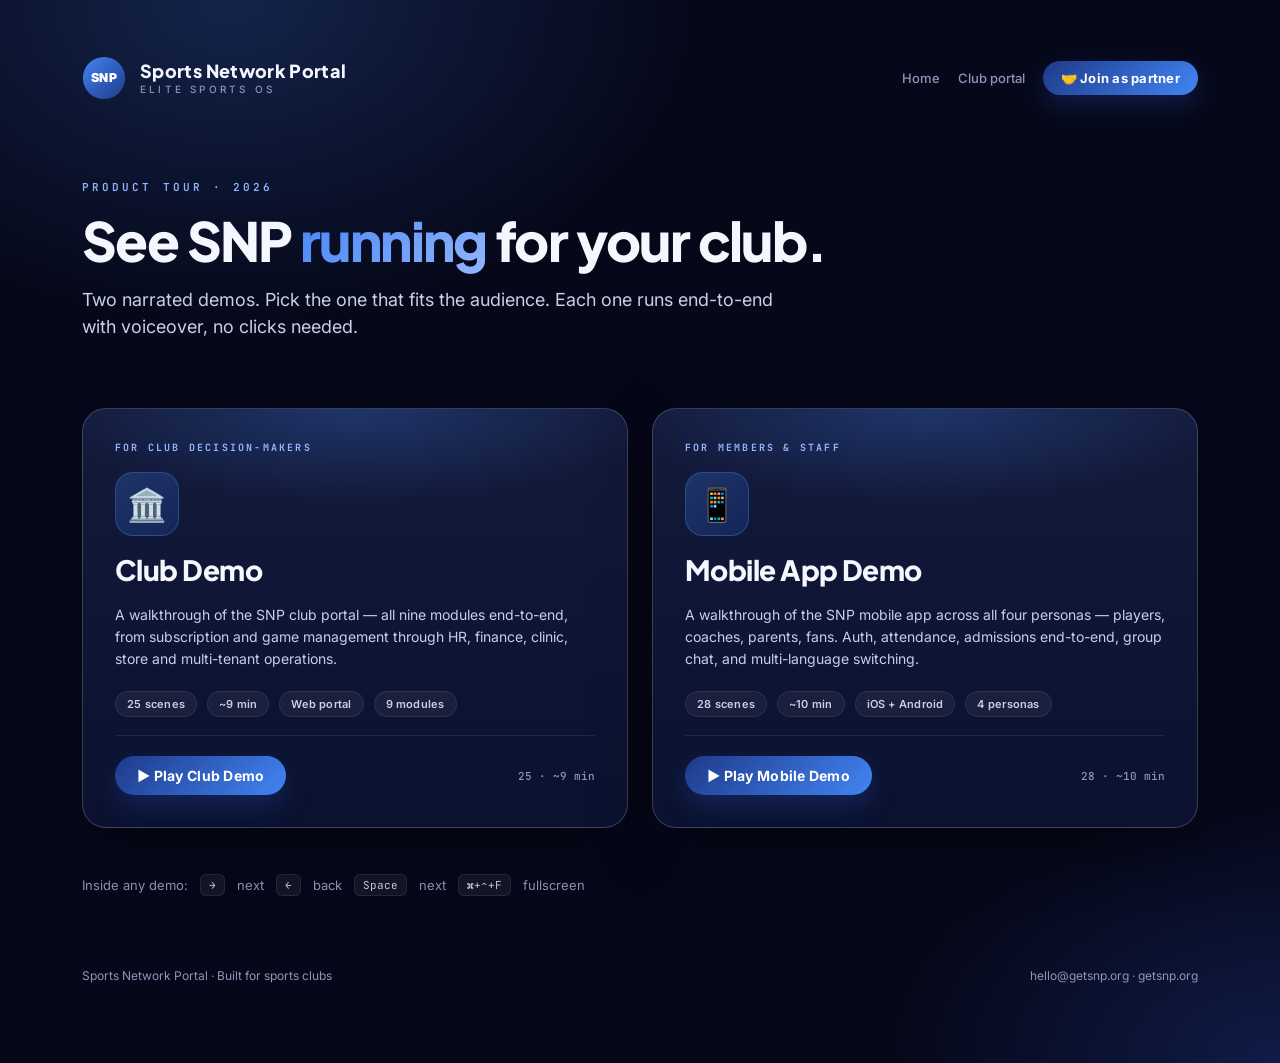
<file: index.html>
<!doctype html>
<html lang="en">
<head>
<meta charset="utf-8" />
<meta name="viewport" content="width=device-width, initial-scale=1" />
<title>SNP · Demo</title>
<link rel="icon" type="image/png" sizes="32x32" href="favicon-32.png" />
<link rel="icon" type="image/png" sizes="256x256" href="favicon.png" />
<link rel="apple-touch-icon" sizes="180x180" href="apple-touch-icon.png" />
<meta name="theme-color" content="#1E3A8A" />
<link rel="preconnect" href="https://fonts.googleapis.com">
<link rel="preconnect" href="https://fonts.gstatic.com" crossorigin>
<link href="https://fonts.googleapis.com/css2?family=Inter:wght@300;400;500;600;700;800;900&family=Plus+Jakarta+Sans:wght@500;700;800&family=JetBrains+Mono:wght@500;700&display=swap" rel="stylesheet">
<style>
  :root{
    --bg-deep:#06081A;
    --bg-card:rgba(255,255,255,0.04);
    --brand-primary:#1E3A8A;
    --brand-accent:#4285F4;
    --brand-light:#93B4FF;
    --text-1:#F5F7FF;
    --text-2:#C9CFE7;
    --text-3:#8D95B8;
    --hairline:rgba(255,255,255,0.08);
    --hairline-strong:rgba(255,255,255,0.18);
    --grad-1:linear-gradient(135deg,#1E3A8A 0%,#4285F4 100%);
  }
  *,*::before,*::after{box-sizing:border-box;margin:0;padding:0}
  html,body{
    min-height:100%;background:var(--bg-deep);color:var(--text-1);
    font-family:'Inter',-apple-system,system-ui,sans-serif;
    -webkit-font-smoothing:antialiased;
    background-image:
      radial-gradient(ellipse 60% 50% at 18% 0%,rgba(66,133,244,0.22),transparent 60%),
      radial-gradient(ellipse 50% 40% at 100% 100%,rgba(30,58,138,0.4),transparent 60%);
  }
  .wrap{max-width:1180px;margin:0 auto;padding:56px 32px 80px;min-height:100vh;display:flex;flex-direction:column;gap:40px}
  header{display:flex;align-items:center;justify-content:space-between;flex-wrap:wrap;gap:18px}
  .logo{display:flex;align-items:center;gap:14px}
  .logo svg{width:44px;height:44px;display:block}
  .logo .stack{display:flex;flex-direction:column;line-height:1.05}
  .logo .wordmark{font-family:'Plus Jakarta Sans',sans-serif;font-weight:800;font-size:18px;letter-spacing:0.02em}
  .logo .sub{font-size:10px;letter-spacing:0.32em;color:var(--text-3);text-transform:uppercase;font-weight:500;margin-top:3px}
  header .links{display:flex;align-items:center;gap:18px;font-size:13px;color:var(--text-3);font-weight:500}
  header .links a{color:var(--text-3);text-decoration:none}
  header .links a:hover{color:var(--brand-light)}
  /* Partner-recruitment CTA — gradient pill, matches the demo play buttons. */
  header .links .partner-cta{
    display:inline-flex;align-items:center;gap:8px;
    background:var(--grad-1);color:#fff;font-weight:700;letter-spacing:0.02em;
    padding:9px 18px;border-radius:999px;
    box-shadow:0 10px 24px rgba(30,58,138,0.4);
    transition:transform 160ms ease,box-shadow 160ms ease;
  }
  header .links .partner-cta:hover{color:#fff;transform:translateY(-1px);box-shadow:0 14px 30px rgba(30,58,138,0.5)}

  .hero{padding:40px 0 18px;max-width:840px}
  .eyebrow{font-family:'JetBrains Mono',ui-monospace,monospace;font-size:11px;letter-spacing:0.28em;text-transform:uppercase;color:var(--brand-light);font-weight:600;margin-bottom:18px}
  h1{font-family:'Plus Jakarta Sans',sans-serif;font-size:54px;line-height:1.04;font-weight:900;letter-spacing:-0.03em;color:var(--text-1)}
  h1 em{font-style:normal;background:linear-gradient(135deg,#4285F4 0%,#93B4FF 100%);-webkit-background-clip:text;background-clip:text;color:transparent}
  .lede{font-size:18px;color:var(--text-2);line-height:1.5;margin-top:18px;max-width:64ch}

  .cards{display:grid;grid-template-columns:1fr 1fr;gap:24px;margin-top:10px}
  @media (max-width:780px){.cards{grid-template-columns:1fr}}
  .card{
    background:linear-gradient(180deg,#131A3A 0%,#0B1230 100%);
    border:1px solid var(--hairline-strong);border-radius:24px;
    padding:32px;display:flex;flex-direction:column;gap:18px;
    text-decoration:none;color:var(--text-1);
    transition:transform 240ms cubic-bezier(.2,.7,.2,1),box-shadow 240ms ease,border-color 240ms ease;
    position:relative;overflow:hidden;cursor:pointer;
    box-shadow:0 20px 60px rgba(0,0,0,0.35);
  }
  .card:hover{transform:translateY(-4px);border-color:rgba(66,133,244,0.5);box-shadow:0 30px 80px rgba(0,0,0,0.5),0 0 0 1px rgba(66,133,244,0.25) inset}
  .card::before{
    content:"";position:absolute;top:0;left:0;right:0;height:140px;
    background:radial-gradient(ellipse 80% 100% at 50% 0%,rgba(66,133,244,0.25),transparent 70%);
    pointer-events:none;
  }
  .card .badge{position:relative;font-family:'JetBrains Mono',ui-monospace,monospace;font-size:10px;letter-spacing:0.22em;text-transform:uppercase;color:var(--brand-light);font-weight:700}
  .card .icon{
    width:64px;height:64px;border-radius:18px;
    background:linear-gradient(135deg,rgba(66,133,244,0.25),rgba(30,58,138,0.4));
    border:1px solid rgba(66,133,244,0.35);
    display:flex;align-items:center;justify-content:center;font-size:32px;
    position:relative;
  }
  .card h2{font-family:'Plus Jakarta Sans',sans-serif;font-size:28px;font-weight:800;letter-spacing:-0.02em;line-height:1.15}
  .card p{font-size:14px;color:var(--text-2);line-height:1.55}
  .card .meta{display:flex;gap:10px;flex-wrap:wrap;margin-top:4px}
  .card .meta .chip{font-size:11px;font-weight:600;padding:5px 11px;border-radius:99px;background:rgba(255,255,255,0.05);border:1px solid var(--hairline);color:var(--text-2);letter-spacing:0.02em}
  .card .cta{
    margin-top:auto;display:flex;align-items:center;justify-content:space-between;gap:14px;
    padding-top:20px;border-top:1px solid var(--hairline);
  }
  .card .cta .play{
    display:inline-flex;align-items:center;gap:10px;
    background:var(--grad-1);color:#fff;padding:11px 22px;border-radius:999px;
    font-weight:700;font-size:14px;letter-spacing:0.02em;
    box-shadow:0 10px 24px rgba(30,58,138,0.45);
  }
  .card .cta .duration{font-size:11px;color:var(--text-3);font-weight:500;font-family:'JetBrains Mono',ui-monospace,monospace}

  .tip{display:flex;align-items:center;flex-wrap:wrap;gap:12px;color:var(--text-3);font-size:13px;margin-top:6px}
  .tip .kbd{font-family:'JetBrains Mono',ui-monospace,monospace;font-size:11px;background:rgba(255,255,255,0.06);border:1px solid var(--hairline);padding:3px 8px;border-radius:6px;color:var(--text-2)}
  .tip.touch{display:none}

  @media (max-width:780px){
    .wrap{padding:36px 20px 56px;gap:28px}
    .hero{padding:24px 0 8px}
    h1{font-size:clamp(34px,9.5vw,54px)}
    .lede{font-size:16px}
    .card{padding:24px;border-radius:20px}
    .card h2{font-size:24px}
  }
  @media (hover:none) and (pointer:coarse){
    .tip.keys{display:none}
    .tip.touch{display:flex}
  }

  footer{margin-top:auto;padding-top:32px;display:flex;justify-content:space-between;flex-wrap:wrap;gap:14px;color:var(--text-3);font-size:12px}
  footer a{color:var(--text-3);text-decoration:none}
  footer a:hover{color:var(--brand-light)}
</style>
</head>
<body>

<svg width="0" height="0" style="position:absolute" aria-hidden="true">
  <defs>
    <symbol id="snp-mark" viewBox="0 0 500 500" preserveAspectRatio="xMidYMid meet">
      <!-- The actual brand mark is base64-embedded in the demos themselves;
           here we just draw a clean SVG fallback so this page stays small. -->
      <defs><linearGradient id="g" x1="0" y1="0" x2="1" y2="1"><stop offset="0%" stop-color="#4285F4"/><stop offset="100%" stop-color="#1E3A8A"/></linearGradient></defs>
      <circle cx="250" cy="250" r="240" fill="url(#g)"/>
      <text x="250" y="290" font-family="Inter,sans-serif" font-size="140" font-weight="900" text-anchor="middle" fill="#fff" letter-spacing="6">SNP</text>
    </symbol>
  </defs>
</svg>

<div class="wrap">
  <header>
    <div class="logo">
      <svg><use href="#snp-mark"/></svg>
      <div class="stack">
        <span class="wordmark">Sports Network Portal</span>
        <span class="sub">Elite Sports OS</span>
      </div>
    </div>
    <div class="links">
      <a href="/">Home</a>
      <a href="/portal/">Club portal</a>
      <!-- <a href="/api/">API</a> -->
      <a class="partner-cta" href="https://getsnp.org/partner/register" target="_blank" rel="noopener noreferrer">🤝 Join as partner</a>
    </div>
  </header>

  <section class="hero">
    <div class="eyebrow">PRODUCT TOUR · 2026</div>
    <h1>See SNP <em>running</em> for your club.</h1>
    <p class="lede">Two narrated demos. Pick the one that fits the audience. Each one runs end-to-end with voiceover, no clicks needed.</p>
  </section>

  <section class="cards">
    <!-- Club demo card -->
    <a class="card" href="/demo/demo-club.html">
      <div>
        <div class="badge">FOR CLUB DECISION-MAKERS</div>
      </div>
      <div class="icon">🏛️</div>
      <h2>Club Demo</h2>
      <p>A walkthrough of the SNP club portal — all nine modules end-to-end, from subscription and game management through HR, finance, clinic, store and multi-tenant operations.</p>
      <div class="meta">
        <span class="chip">25 scenes</span>
        <span class="chip">~9 min</span>
        <span class="chip">Web portal</span>
        <span class="chip">9 modules</span>
      </div>
      <div class="cta">
        <span class="play">▶ Play Club Demo</span>
        <span class="duration">25 · ~9 min</span>
      </div>
    </a>

    <!-- Mobile demo card -->
    <a class="card" href="/demo/demo-mobile.html">
      <div>
        <div class="badge">FOR MEMBERS &amp; STAFF</div>
      </div>
      <div class="icon">📱</div>
      <h2>Mobile App Demo</h2>
      <p>A walkthrough of the SNP mobile app across all four personas — players, coaches, parents, fans. Auth, attendance, admissions end-to-end, group chat, and multi-language switching.</p>
      <div class="meta">
        <span class="chip">28 scenes</span>
        <span class="chip">~10 min</span>
        <span class="chip">iOS + Android</span>
        <span class="chip">4 personas</span>
      </div>
      <div class="cta">
        <span class="play">▶ Play Mobile Demo</span>
        <span class="duration">28 · ~10 min</span>
      </div>
    </a>
  </section>

  <div class="tip keys">
    <span>Inside any demo:</span>
    <span class="kbd">→</span><span>next</span>
    <span class="kbd">←</span><span>back</span>
    <span class="kbd">Space</span><span>next</span>
    <span class="kbd">⌘+⌃+F</span><span>fullscreen</span>
  </div>
  <div class="tip touch">
    <span>Inside any demo:</span>
    <span class="kbd">tap right</span><span>next</span>
    <span class="kbd">tap left</span><span>back</span>
    <span class="kbd">swipe</span><span>navigate</span>
  </div>

  <footer>
    <span>Sports Network Portal · Built for sports clubs</span>
    <span><a href="mailto:hello@getsnp.org">hello@getsnp.org</a> · <a href="/">getsnp.org</a></span>
  </footer>
</div>

</body>
</html>
</file>
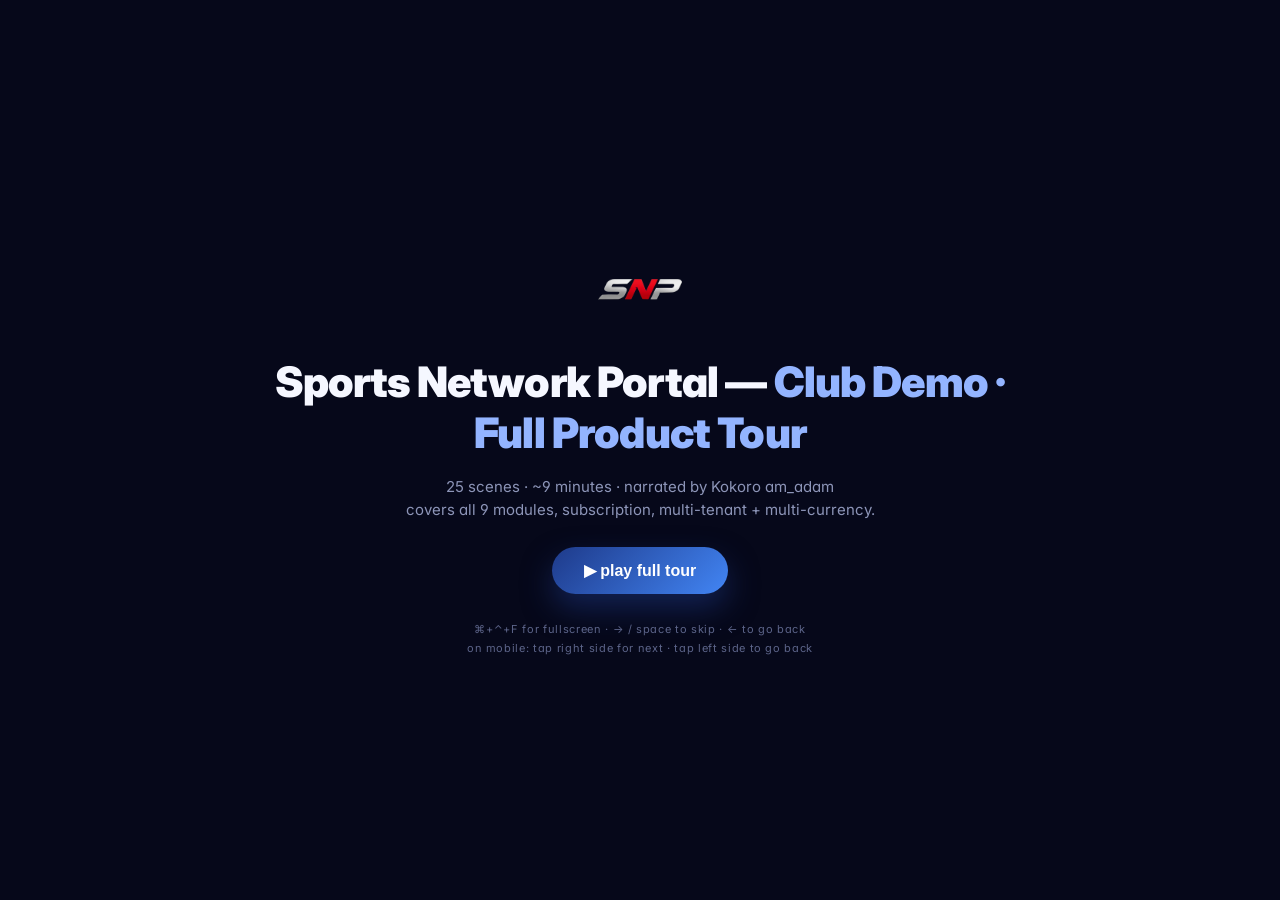
<file: demo-club.html>
<!doctype html>
<html lang="en">
<head>
<meta charset="utf-8" />
<meta name="viewport" content="width=device-width, initial-scale=1, viewport-fit=cover" />
<title>SNP · Club Demo</title>
<link rel="icon" type="image/png" sizes="32x32" href="favicon-32.png" />
<link rel="icon" type="image/png" sizes="256x256" href="favicon.png" />
<link rel="apple-touch-icon" sizes="180x180" href="apple-touch-icon.png" />
<meta name="theme-color" content="#1E3A8A" />
<link rel="preconnect" href="https://fonts.googleapis.com">
<link rel="preconnect" href="https://fonts.gstatic.com" crossorigin>
<link href="https://fonts.googleapis.com/css2?family=Inter:wght@300;400;500;600;700;800;900&family=Cairo:wght@400;600;700&family=JetBrains+Mono:wght@400;500;600;700&display=swap" rel="stylesheet">
<link rel="stylesheet" href="base.css">
</head>
<body>

<!-- inline SVG defs: the SNP logo, used by every <use href="#snp-mark"/> -->
<svg width="0" height="0" style="position:absolute" aria-hidden="true">
  <defs>
    <symbol id="snp-mark" viewBox="0 0 500 500" preserveAspectRatio="xMidYMid meet">
      <image href="[data-uri]" width="500" height="500"/>
    </symbol>
  </defs>
</svg>

<!-- The stage: a 1280×720 canvas auto-scaled to viewport -->
<div class="stage">
  <div class="stage-inner" id="stage-inner">
<section class="scene" data-id="1" data-audio="audio/club/scene-01.mp3"><div class="cover-block"><svg class="a-scale" width="96" height="96"><use href="#snp-mark"/></svg><div class="eyebrow mono a-fadeup d-1">CLUB DEMO &middot; FULL PRODUCT TOUR</div><h1 class="display a-fadeup d-2">Sports Network Portal</h1><p class="title a-fadeup d-3">One platform built specifically for sports clubs &mdash; academies, federations, multi-sport organizations.</p><ul class="a-fadeup d-3"><li>one platform for sports clubs</li><li>web for staff &middot; mobile for members</li><li>modular subscription</li></ul></div></section>

<section class="scene" data-id="2" data-audio="audio/club/scene-02.mp3"><div class="cover-block"><div class="eyebrow mono a-fadeup d-1">THE PROBLEM &middot; 02</div><h2 class="display a-fadeup d-2">Your club runs on 5 disconnected tools</h2><p class="title a-fadeup d-3">WhatsApp, Excel, a separate POS, paper forms, and someone&rsquo;s personal notes. Every handoff loses data.</p><ul class="a-fadeup d-3"><li>whatsapp &middot; excel &middot; pos &middot; paper &middot; notes</li><li>every handoff loses data</li><li>finance never reconciles</li></ul></div></section>

<section class="scene" data-id="3" data-audio="audio/club/scene-03.mp3"><div class="cover-block"><div class="eyebrow mono a-fadeup d-1">THE MODEL &middot; 03</div><h2 class="display a-fadeup d-2">One platform &middot; web + mobile</h2><p class="title a-fadeup d-3">Same database, same source of truth. Nine modules &mdash; pay only for what you turn on.</p><ul class="a-fadeup d-3"><li>web portal for staff</li><li>mobile app for members</li><li>9 modules &middot; pick what you need</li></ul></div></section>

<section class="scene" data-id="4" data-audio="audio/club/scene-04.mp3"><div class="browser"><div class="browser-chrome"><div class="dots"><span></span><span></span><span></span></div><div class="url-bar mono">getsnp.org/portal/subscription</div></div><div class="browser-body"><aside class="b-sidebar"><div class="b-side-item active">Subscription</div><div class="b-side-item">Game Management</div><div class="b-side-item">HR</div><div class="b-side-item">Finance</div><div class="b-side-item">Store</div><div class="b-side-item">Clinic</div><div class="b-side-item">Content Hub</div><div class="b-side-item">Announcements</div><div class="b-side-item">Employees</div><div class="b-side-item">VIP Club</div></aside><main class="b-main"><div class="b-pageheader a-fadeup d-1"><div><div class="eyebrow mono">MODULE &middot; 00</div><h2 class="b-pagetitle">Subscription &middot; pick your modules</h2><div class="b-pagesub">9 modules &middot; toggle on/off &middot; scales with active members</div></div><div class="b-actions"><span class="pill info">Modules</span><span class="pill mute">Billing</span><span class="pill mute">Members</span><span class="pill mute">Add-ons</span></div></div><div class="b-chips a-fadeup d-1"><span class="b-chip on">Modules</span><span class="b-chip">Billing</span><span class="b-chip">Members</span><span class="b-chip">Add-ons</span></div><div class="b-kpis a-fadeup d-2"><div class="b-kpi"><div class="label">Active modules</div><div class="val">3</div><div class="delta">+1 trial</div></div><div class="b-kpi"><div class="label">Monthly</div><div class="val">SAR 4,500</div><div class="delta">+SAR 2,400 trial</div></div><div class="b-kpi"><div class="label">Active members</div><div class="val">1,284</div><div class="delta">+42 this month</div></div></div><div class="b-table a-fadeup d-3"><div class="b-thead"><div class="c1">Module</div><div class="c2">Price</div><div class="c3">Status</div></div><div class="b-row"><div class="c1"><div class="en">Game Management</div><div class="ar">&#1573;&#1583;&#1575;&#1585;&#1577; &#1575;&#1604;&#1571;&#1604;&#1593;&#1575;&#1576;</div></div><div class="c2">SAR 1,200/mo</div><div class="c3"><span class="pill ok">Active</span></div></div><div class="b-row"><div class="c1"><div class="en">HR &amp; Payroll</div><div class="ar">&#1575;&#1604;&#1605;&#1608;&#1575;&#1585;&#1583; &#1575;&#1604;&#1576;&#1588;&#1585;&#1610;&#1577;</div></div><div class="c2">SAR 1,800/mo</div><div class="c3"><span class="pill ok">Active</span></div></div><div class="b-row"><div class="c1"><div class="en">Finance</div><div class="ar">&#1575;&#1604;&#1605;&#1575;&#1604;&#1610;&#1577;</div></div><div class="c2">SAR 1,500/mo</div><div class="c3"><span class="pill ok">Active</span></div></div><div class="b-row"><div class="c1"><div class="en">Store &amp; POS</div><div class="ar">&#1575;&#1604;&#1605;&#1578;&#1580;&#1585;</div></div><div class="c2">SAR 900/mo</div><div class="c3"><span class="pill mute">Inactive</span></div></div><div class="b-row"><div class="c1"><div class="en">VIP Club</div><div class="ar">&#1606;&#1575;&#1583;&#1610; &#1603;&#1576;&#1575;&#1585; &#1575;&#1604;&#1588;&#1582;&#1589;&#1610;&#1575;&#1578;</div></div><div class="c2">SAR 2,400/mo</div><div class="c3"><span class="pill info">Trial</span></div></div></div></main></div></div></section>

<section class="scene" data-id="5" data-audio="audio/club/scene-05.mp3"><div class="browser"><div class="browser-chrome"><div class="dots"><span></span><span></span><span></span></div><div class="url-bar mono">getsnp.org/portal/gamemanagement</div></div><div class="browser-body"><aside class="b-sidebar"><div class="b-side-item">Subscription</div><div class="b-side-item active">Game Management</div><div class="b-side-item">HR</div><div class="b-side-item">Finance</div><div class="b-side-item">Store</div><div class="b-side-item">Clinic</div><div class="b-side-item">Content Hub</div><div class="b-side-item">Announcements</div><div class="b-side-item">Employees</div><div class="b-side-item">VIP Club</div></aside><main class="b-main"><div class="b-pageheader a-fadeup d-1"><div><div class="eyebrow mono">MODULE &middot; 01</div><h2 class="b-pagetitle">Game Management &middot; Overview</h2><div class="b-pagesub">4 sports &middot; multi-stage progression &middot; junior to senior pathways</div></div><div class="b-actions"><span class="pill mute">Search</span><span class="pill mute">Filter by Sport</span><span class="pill info">+ Add Game</span><span class="pill mute">Filter by Stage</span></div></div><div class="b-chips a-fadeup d-1"><span class="b-chip on">All Sports</span><span class="b-chip">Football</span><span class="b-chip">Basketball</span><span class="b-chip">Tennis</span><span class="b-chip">Karate</span></div><div class="b-kpis a-fadeup d-2"><div class="b-kpi"><div class="label">Active sports</div><div class="val">4</div><div class="delta">+1 this season</div></div><div class="b-kpi"><div class="label">Tournaments</div><div class="val">6</div><div class="delta">2 in progress</div></div><div class="b-kpi"><div class="label">Coaches</div><div class="val">38</div><div class="delta">+4 hires</div></div><div class="b-kpi"><div class="label">Cup budget</div><div class="val">SAR 85,000</div><div class="delta">Spring 2026</div></div></div><div class="b-table a-fadeup d-3"><div class="b-thead"><div class="c1">Sport / Tournament</div><div class="c2">Detail</div><div class="c3">Status</div></div><div class="b-row"><div class="c1"><div class="en">Football &middot; Stages: Junior, Senior</div><div class="ar">&#1603;&#1585;&#1577; &#1575;&#1604;&#1602;&#1583;&#1605; &middot; 4 age categories &middot; 12 coaches</div></div><div class="c2">Multi-stage</div><div class="c3"><span class="pill ok">Active</span></div></div><div class="b-row"><div class="c1"><div class="en">Riyadh Spring Cup 2026 &middot; King Fahd</div><div class="ar">&#1603;&#1571;&#1587; &#1575;&#1604;&#1585;&#1576;&#1610;&#1593; &middot; &#1605;&#1610;&#1586;&#1575;&#1606;&#1610;&#1577; 85,000 &#1585;.&#1587;</div></div><div class="c2">Senior</div><div class="c3"><span class="pill info">In progress</span></div></div><div class="b-row"><div class="c1"><div class="en">Basketball &middot; U-14, U-16, U-18</div><div class="ar">&#1603;&#1585;&#1577; &#1575;&#1604;&#1587;&#1604;&#1577; &middot; Coach Mohammed Al-Sayed</div></div><div class="c2">Multi-stage</div><div class="c3"><span class="pill ok">Active</span></div></div><div class="b-row"><div class="c1"><div class="en">Jeddah Tennis Open &middot; 24 teams</div><div class="ar">&#1576;&#1591;&#1608;&#1604;&#1577; &#1580;&#1583;&#1577; &#1575;&#1604;&#1605;&#1601;&#1578;&#1608;&#1581;&#1577; &#1604;&#1604;&#1578;&#1606;&#1587;</div></div><div class="c2">Open</div><div class="c3"><span class="pill warn">Pending</span></div></div><div class="b-row"><div class="c1"><div class="en">Karate Federation &middot; 8 dojos</div><div class="ar">&#1575;&#1578;&#1581;&#1575;&#1583; &#1575;&#1604;&#1603;&#1575;&#1585;&#1575;&#1578;&#1610;&#1607;</div></div><div class="c2">Multi-stage</div><div class="c3"><span class="pill ok">Active</span></div></div></div></main></div></div></section>

<section class="scene" data-id="6" data-audio="audio/club/scene-06.mp3"><div class="browser"><div class="browser-chrome"><div class="dots"><span></span><span></span><span></span></div><div class="url-bar mono">getsnp.org/portal/gamemanagement/admissions</div></div><div class="browser-body"><aside class="b-sidebar"><div class="b-side-item">Subscription</div><div class="b-side-item active">Game Management</div><div class="b-side-item">HR</div><div class="b-side-item">Finance</div><div class="b-side-item">Store</div><div class="b-side-item">Clinic</div><div class="b-side-item">Content Hub</div><div class="b-side-item">Announcements</div><div class="b-side-item">Employees</div><div class="b-side-item">VIP Club</div></aside><main class="b-main"><div class="b-pageheader a-fadeup d-1"><div><div class="eyebrow mono">MODULE &middot; 01 &middot; ADMISSIONS</div><h2 class="b-pagetitle">Admission Review &middot; pending queue</h2><div class="b-pagesub">One card per applicant &middot; trial + medical + fees together</div></div><div class="b-actions"><span class="pill warn">Pending 14</span><span class="pill mute">Approved</span><span class="pill mute">Rejected</span><span class="pill info">+ Manual Entry</span></div></div><div class="b-chips a-fadeup d-1"><span class="b-chip on">Pending 14</span><span class="b-chip">Approved</span><span class="b-chip">Rejected</span><span class="b-chip">+ Manual Entry</span></div><div class="b-kpis a-fadeup d-2"><div class="b-kpi"><div class="label">Pending</div><div class="val">14</div><div class="delta warn">5 awaiting trial</div></div><div class="b-kpi"><div class="label">Approved (MTD)</div><div class="val">42</div><div class="delta">+12 vs last</div></div><div class="b-kpi"><div class="label">Avg trial score</div><div class="val">7.9</div><div class="delta">/ 10</div></div></div><div class="b-table a-fadeup d-3"><div class="b-thead"><div class="c1">Applicant</div><div class="c2">Detail</div><div class="c3">Status</div></div><div class="b-row"><div class="c1"><div class="en">Yousef Al-Mutairi</div><div class="ar">&#1610;&#1608;&#1587;&#1601; &#1575;&#1604;&#1605;&#1591;&#1610;&#1585;&#1610; &middot; Football U-16</div></div><div class="c2">Trial 8.4/10</div><div class="c3"><span class="pill warn">Pending</span></div></div><div class="b-row"><div class="c1"><div class="en">Sara Al-Otaibi</div><div class="ar">&#1587;&#1575;&#1585;&#1577; &#1575;&#1604;&#1593;&#1578;&#1610;&#1576;&#1610; &middot; Tennis Junior</div></div><div class="c2">Medical cleared</div><div class="c3"><span class="pill warn">Pending</span></div></div><div class="b-row"><div class="c1"><div class="en">Khalid Bin Rashid</div><div class="ar">&#1582;&#1575;&#1604;&#1583; &#1576;&#1606; &#1585;&#1575;&#1588;&#1583; &middot; Basketball U-14</div></div><div class="c2">Fee paid SAR 1,800</div><div class="c3"><span class="pill ok">Approved</span></div></div><div class="b-row"><div class="c1"><div class="en">Maryam Al-Zahra</div><div class="ar">&#1605;&#1585;&#1610;&#1605; &#1575;&#1604;&#1586;&#1607;&#1585;&#1575;&#1569; &middot; Karate Beginner</div></div><div class="c2">Awaiting trial</div><div class="c3"><span class="pill warn">Pending</span></div></div><div class="b-row"><div class="c1"><div class="en">Ali Hassan</div><div class="ar">&#1593;&#1604;&#1610; &#1581;&#1587;&#1606; &middot; Football U-12</div></div><div class="c2">Re-application</div><div class="c3"><span class="pill info">Review</span></div></div></div></main></div></div></section>

<section class="scene" data-id="7" data-audio="audio/club/scene-07.mp3"><div class="browser"><div class="browser-chrome"><div class="dots"><span></span><span></span><span></span></div><div class="url-bar mono">getsnp.org/portal/gamemanagement/applicant/yousef</div></div><div class="browser-body"><aside class="b-sidebar"><div class="b-side-item">Subscription</div><div class="b-side-item active">Game Management</div><div class="b-side-item">HR</div><div class="b-side-item">Finance</div><div class="b-side-item">Store</div><div class="b-side-item">Clinic</div><div class="b-side-item">Content Hub</div><div class="b-side-item">Announcements</div><div class="b-side-item">Employees</div><div class="b-side-item">VIP Club</div></aside><main class="b-main"><div class="b-pageheader a-fadeup d-1"><div><div class="eyebrow mono">APPLICANT &middot; YOUSEF AL-MUTAIRI</div><h2 class="b-pagetitle">Applicant History &middot; full timeline</h2><div class="b-pagesub">Trials &middot; stats &middot; family links &middot; payments &mdash; coaches arrive prepared</div></div><div class="b-actions"><span class="pill info">Profile</span><span class="pill mute">Trials</span><span class="pill mute">Stats</span><span class="pill mute">Family</span><span class="pill mute">Payments</span></div></div><div class="b-chips a-fadeup d-1"><span class="b-chip on">Profile</span><span class="b-chip">Trials</span><span class="b-chip">Stats</span><span class="b-chip">Family</span><span class="b-chip">Payments</span></div><div class="b-kpis a-fadeup d-2"><div class="b-kpi"><div class="label">Latest trial</div><div class="val">8.4</div><div class="delta">+0.6 vs Oct</div></div><div class="b-kpi"><div class="label">Sibling</div><div class="val">1</div><div class="delta">Active member</div></div><div class="b-kpi"><div class="label">Payment history</div><div class="val">Clean</div><div class="delta">0 overdue</div></div></div><div class="b-table a-fadeup d-3"><div class="b-thead"><div class="c1">Event</div><div class="c2">Detail</div><div class="c3">Status</div></div><div class="b-row"><div class="c1"><div class="en">Trial 1 &middot; Oct 2025</div><div class="ar">&#1575;&#1604;&#1578;&#1580;&#1585;&#1576;&#1577; &#1575;&#1604;&#1571;&#1608;&#1604;&#1609;</div></div><div class="c2">Score 7.8</div><div class="c3"><span class="pill info">Coach Ahmed</span></div></div><div class="b-row"><div class="c1"><div class="en">Trial 2 &middot; Mar 2026</div><div class="ar">&#1575;&#1604;&#1578;&#1580;&#1585;&#1576;&#1577; &#1575;&#1604;&#1579;&#1575;&#1606;&#1610;&#1577;</div></div><div class="c2">Score 8.4</div><div class="c3"><span class="pill ok">Improved</span></div></div><div class="b-row"><div class="c1"><div class="en">Sibling &middot; Faisal Al-Mutairi</div><div class="ar">&#1601;&#1610;&#1589;&#1604; &#1575;&#1604;&#1605;&#1591;&#1610;&#1585;&#1610; &middot; Football U-12</div></div><div class="c2">Active member</div><div class="c3"><span class="pill ok">Linked</span></div></div><div class="b-row"><div class="c1"><div class="en">Parent &middot; Mohammed Al-Mutairi</div><div class="ar">&#1605;&#1581;&#1605;&#1583; &#1575;&#1604;&#1605;&#1591;&#1610;&#1585;&#1610;</div></div><div class="c2">+966 50 xxx 4421</div><div class="c3"><span class="pill info">Primary</span></div></div><div class="b-row"><div class="c1"><div class="en">Last payment &middot; SAR 1,800</div><div class="ar">&#1570;&#1582;&#1585; &#1583;&#1601;&#1593;&#1577; &middot; Registration</div></div><div class="c2">Registration</div><div class="c3"><span class="pill ok">Paid</span></div></div></div></main></div></div></section>

<section class="scene" data-id="8" data-audio="audio/club/scene-08.mp3"><div class="browser"><div class="browser-chrome"><div class="dots"><span></span><span></span><span></span></div><div class="url-bar mono">getsnp.org/portal/hr</div></div><div class="browser-body"><aside class="b-sidebar"><div class="b-side-item">Subscription</div><div class="b-side-item">Game Management</div><div class="b-side-item active">HR</div><div class="b-side-item">Finance</div><div class="b-side-item">Store</div><div class="b-side-item">Clinic</div><div class="b-side-item">Content Hub</div><div class="b-side-item">Announcements</div><div class="b-side-item">Employees</div><div class="b-side-item">VIP Club</div></aside><main class="b-main"><div class="b-pageheader a-fadeup d-1"><div><div class="eyebrow mono">MODULE &middot; 02</div><h2 class="b-pagetitle">HR &middot; Staff &middot; 142 active</h2><div class="b-pagesub">Multi-branch &middot; filter by role &middot; status flows into payroll</div></div><div class="b-actions"><span class="pill mute">Search</span><span class="pill mute">Filter by Role</span><span class="pill mute">Filter by Branch</span><span class="pill info">+ Add Employee</span><span class="pill mute">Bulk Import</span></div></div><div class="b-chips a-fadeup d-1"><span class="b-chip on">All Roles</span><span class="b-chip">Coach</span><span class="b-chip">Trainer</span><span class="b-chip">Medical</span><span class="b-chip">Admin</span></div><div class="b-kpis a-fadeup d-2"><div class="b-kpi"><div class="label">Total staff</div><div class="val">142</div><div class="delta">+6 this month</div></div><div class="b-kpi"><div class="label">On leave</div><div class="val">9</div><div class="delta warn">6 medical</div></div><div class="b-kpi"><div class="label">Notice period</div><div class="val">3</div><div class="delta warn">FnF pending</div></div></div><div class="b-table a-fadeup d-3"><div class="b-thead"><div class="c1">Employee</div><div class="c2">Branch / Type</div><div class="c3">Status</div></div><div class="b-row"><div class="c1"><div class="en">Ahmed Al-Mansoori &middot; Head Football Coach</div><div class="ar">&#1571;&#1581;&#1605;&#1583; &#1575;&#1604;&#1605;&#1606;&#1589;&#1608;&#1585;&#1610;</div></div><div class="c2">Riyadh HQ</div><div class="c3"><span class="pill ok">Active</span></div></div><div class="b-row"><div class="c1"><div class="en">Yusuf Khan &middot; Strength &amp; Conditioning</div><div class="ar">&#1610;&#1608;&#1587;&#1601; &#1582;&#1575;&#1606;</div></div><div class="c2">Full-time</div><div class="c3"><span class="pill ok">Active</span></div></div><div class="b-row"><div class="c1"><div class="en">Fatima Saeed &middot; Physiotherapist</div><div class="ar">&#1601;&#1575;&#1591;&#1605;&#1577; &#1587;&#1593;&#1610;&#1583;</div></div><div class="c2">Medical &middot; 6 days leave</div><div class="c3"><span class="pill warn">On leave</span></div></div><div class="b-row"><div class="c1"><div class="en">Omar Al-Farsi &middot; U-15 Basketball</div><div class="ar">&#1593;&#1605;&#1585; &#1575;&#1604;&#1601;&#1575;&#1585;&#1587;&#1610;</div></div><div class="c2">Contract</div><div class="c3"><span class="pill err">Notice</span></div></div><div class="b-row"><div class="c1"><div class="en">Layla Hassan &middot; Front Desk</div><div class="ar">&#1604;&#1610;&#1604;&#1609; &#1581;&#1587;&#1606;</div></div><div class="c2">Jeddah Branch</div><div class="c3"><span class="pill ok">Active</span></div></div></div></main></div></div></section>

<section class="scene" data-id="9" data-audio="audio/club/scene-09.mp3"><div class="browser"><div class="browser-chrome"><div class="dots"><span></span><span></span><span></span></div><div class="url-bar mono">getsnp.org/portal/hr/payroll</div></div><div class="browser-body"><aside class="b-sidebar"><div class="b-side-item">Subscription</div><div class="b-side-item">Game Management</div><div class="b-side-item active">HR</div><div class="b-side-item">Finance</div><div class="b-side-item">Store</div><div class="b-side-item">Clinic</div><div class="b-side-item">Content Hub</div><div class="b-side-item">Announcements</div><div class="b-side-item">Employees</div><div class="b-side-item">VIP Club</div></aside><main class="b-main"><div class="b-pageheader a-fadeup d-1"><div><div class="eyebrow mono">MODULE &middot; 02 &middot; PAYROLL</div><h2 class="b-pagetitle">Payroll &middot; monthly run</h2><div class="b-pagesub">Shift + salary + allowances &middot; FnF with EOS gratuity</div></div><div class="b-actions"><span class="pill info">Run Month</span><span class="pill warn">Pending Approval</span><span class="pill err">Exceptions</span><span class="pill mute">FnF Queue</span></div></div><div class="b-chips a-fadeup d-1"><span class="b-chip on">Run Month</span><span class="b-chip">Pending</span><span class="b-chip">Exceptions</span><span class="b-chip">FnF Queue</span></div><div class="b-kpis a-fadeup d-2"><div class="b-kpi"><div class="label">Total run</div><div class="val">SAR 486,200</div><div class="delta">142 staff</div></div><div class="b-kpi"><div class="label">Pending approval</div><div class="val">7</div><div class="delta warn">1 FnF</div></div><div class="b-kpi"><div class="label">EOS gratuity</div><div class="val">SAR 22,400</div><div class="delta">Omar Al-Farsi</div></div></div><div class="b-table a-fadeup d-3"><div class="b-thead"><div class="c1">Employee</div><div class="c2">Components</div><div class="c3">Net</div></div><div class="b-row"><div class="c1"><div class="en">Ahmed Al-Mansoori</div><div class="ar">&#1571;&#1581;&#1605;&#1583; &#1575;&#1604;&#1605;&#1606;&#1589;&#1608;&#1585;&#1610;</div></div><div class="c2">Base 18,000 + 2,400 allowance</div><div class="c3"><span class="pill ok">SAR 20,400</span></div></div><div class="b-row"><div class="c1"><div class="en">Yusuf Khan</div><div class="ar">&#1610;&#1608;&#1587;&#1601; &#1582;&#1575;&#1606;</div></div><div class="c2">Base 12,500 + overtime 1,800</div><div class="c3"><span class="pill ok">SAR 14,300</span></div></div><div class="b-row"><div class="c1"><div class="en">Coach Mohammed &middot; Karate</div><div class="ar">&#1575;&#1604;&#1605;&#1583;&#1585;&#1576; &#1605;&#1581;&#1605;&#1583;</div></div><div class="c2">Hourly 64 hrs &times; SAR 220</div><div class="c3"><span class="pill ok">SAR 14,080</span></div></div><div class="b-row"><div class="c1"><div class="en">Omar Al-Farsi &middot; FnF</div><div class="ar">&#1593;&#1605;&#1585; &#1575;&#1604;&#1601;&#1575;&#1585;&#1587;&#1610; &middot; &#1605;&#1582;&#1575;&#1604;&#1589;&#1577; &#1606;&#1607;&#1575;&#1574;&#1610;&#1577;</div></div><div class="c2">EOS gratuity SAR 22,400</div><div class="c3"><span class="pill warn">Pending</span></div></div><div class="b-row"><div class="c1"><div class="en">Layla Hassan</div><div class="ar">&#1604;&#1610;&#1604;&#1609; &#1581;&#1587;&#1606;</div></div><div class="c2">Base 8,500 + transport 800</div><div class="c3"><span class="pill ok">SAR 9,300</span></div></div></div></main></div></div></section>

<section class="scene" data-id="10" data-audio="audio/club/scene-10.mp3"><div class="browser"><div class="browser-chrome"><div class="dots"><span></span><span></span><span></span></div><div class="url-bar mono">getsnp.org/portal/finance</div></div><div class="browser-body"><aside class="b-sidebar"><div class="b-side-item">Subscription</div><div class="b-side-item">Game Management</div><div class="b-side-item">HR</div><div class="b-side-item active">Finance</div><div class="b-side-item">Store</div><div class="b-side-item">Clinic</div><div class="b-side-item">Content Hub</div><div class="b-side-item">Announcements</div><div class="b-side-item">Employees</div><div class="b-side-item">VIP Club</div></aside><main class="b-main"><div class="b-pageheader a-fadeup d-1"><div><div class="eyebrow mono">MODULE &middot; 03</div><h2 class="b-pagetitle">Finance &middot; Cash Flow Command Center</h2><div class="b-pagesub">Revenue MTD &middot; outstanding &middot; overdue &middot; SAR / AED / USD reporting</div></div><div class="b-actions"><span class="pill info">MTD</span><span class="pill mute">Aging</span><span class="pill warn">Pending Queue</span><span class="pill mute">Reports</span><span class="pill mute">Currency Switch</span></div></div><div class="b-chips a-fadeup d-1"><span class="b-chip on">MTD</span><span class="b-chip">Aging</span><span class="b-chip">Pending</span><span class="b-chip">Reports</span><span class="b-chip">SAR / AED / USD</span></div><div class="b-kpis a-fadeup d-2"><div class="b-kpi"><div class="label">Revenue MTD</div><div class="val">SAR 642,800</div><div class="delta">+12% vs last</div></div><div class="b-kpi"><div class="label">Outstanding</div><div class="val">SAR 89,400</div><div class="delta warn">23 invoices</div></div><div class="b-kpi"><div class="label">Overdue 30+</div><div class="val">SAR 23,100</div><div class="delta warn">4 invoices</div></div><div class="b-kpi"><div class="label">Cash on hand</div><div class="val">SAR 1.28M</div><div class="delta">3 accounts</div></div></div><div class="b-table a-fadeup d-3"><div class="b-thead"><div class="c1">Metric</div><div class="c2">Detail</div><div class="c3">Status</div></div><div class="b-row"><div class="c1"><div class="en">Revenue MTD</div><div class="ar">&#1575;&#1604;&#1573;&#1610;&#1585;&#1575;&#1583;&#1575;&#1578; &#1604;&#1604;&#1588;&#1607;&#1585;</div></div><div class="c2">SAR 642,800</div><div class="c3"><span class="pill ok">+12%</span></div></div><div class="b-row"><div class="c1"><div class="en">Outstanding</div><div class="ar">&#1575;&#1604;&#1605;&#1576;&#1575;&#1604;&#1594; &#1575;&#1604;&#1605;&#1587;&#1578;&#1581;&#1602;&#1577;</div></div><div class="c2">SAR 89,400</div><div class="c3"><span class="pill warn">23 invoices</span></div></div><div class="b-row"><div class="c1"><div class="en">Overdue 30+ days</div><div class="ar">&#1605;&#1578;&#1571;&#1582;&#1585; &#1571;&#1603;&#1579;&#1585; &#1605;&#1606; 30 &#1610;&#1608;&#1605;&#1611;&#1575;</div></div><div class="c2">SAR 23,100</div><div class="c3"><span class="pill err">4 invoices</span></div></div><div class="b-row"><div class="c1"><div class="en">Pending Requests</div><div class="ar">&#1591;&#1604;&#1576;&#1575;&#1578; &#1605;&#1593;&#1604;&#1602;&#1577;</div></div><div class="c2">7 refunds &middot; 2 FnF &middot; 1 payroll</div><div class="c3"><span class="pill warn">10 total</span></div></div><div class="b-row"><div class="c1"><div class="en">Cash on hand</div><div class="ar">&#1575;&#1604;&#1606;&#1602;&#1583;&#1610;&#1577; &#1575;&#1604;&#1605;&#1578;&#1575;&#1581;&#1577;</div></div><div class="c2">SAR 1,284,500 &middot; 3 accounts</div><div class="c3"><span class="pill ok">Healthy</span></div></div></div></main></div></div></section>

<section class="scene" data-id="11" data-audio="audio/club/scene-11.mp3"><div class="browser"><div class="browser-chrome"><div class="dots"><span></span><span></span><span></span></div><div class="url-bar mono">getsnp.org/portal/finance/transactions</div></div><div class="browser-body"><aside class="b-sidebar"><div class="b-side-item">Subscription</div><div class="b-side-item">Game Management</div><div class="b-side-item">HR</div><div class="b-side-item active">Finance</div><div class="b-side-item">Store</div><div class="b-side-item">Clinic</div><div class="b-side-item">Content Hub</div><div class="b-side-item">Announcements</div><div class="b-side-item">Employees</div><div class="b-side-item">VIP Club</div></aside><main class="b-main"><div class="b-pageheader a-fadeup d-1"><div><div class="eyebrow mono">MODULE &middot; 03 &middot; TRANSACTIONS</div><h2 class="b-pagetitle">Transactions &middot; invoice ledger</h2><div class="b-pagesub">Every line linked to source &middot; audit trail end-to-end</div></div><div class="b-actions"><span class="pill info">All</span><span class="pill mute">Income</span><span class="pill mute">Expense</span><span class="pill warn">Pending</span><span class="pill err">Overdue</span><span class="pill mute">Export</span></div></div><div class="b-chips a-fadeup d-1"><span class="b-chip on">All</span><span class="b-chip">Income</span><span class="b-chip">Expense</span><span class="b-chip">Pending</span><span class="b-chip">Overdue</span></div><div class="b-kpis a-fadeup d-2"><div class="b-kpi"><div class="label">Income MTD</div><div class="val">SAR 184,500</div><div class="delta">Football fees</div></div><div class="b-kpi"><div class="label">Pending</div><div class="val">SAR 27,600</div><div class="delta warn">Swimming</div></div><div class="b-kpi"><div class="label">Overdue</div><div class="val">SAR 48,200</div><div class="delta warn">Karate payroll</div></div></div><div class="b-table a-fadeup d-3"><div class="b-thead"><div class="c1">Line item</div><div class="c2">Amount</div><div class="c3">Status</div></div><div class="b-row"><div class="c1"><div class="en">Football Academy Fees</div><div class="ar">&#1585;&#1587;&#1608;&#1605; &#1571;&#1603;&#1575;&#1583;&#1610;&#1605;&#1610;&#1577; &#1603;&#1585;&#1577; &#1575;&#1604;&#1602;&#1583;&#1605;</div></div><div class="c2">SAR 184,500</div><div class="c3"><span class="pill ok">Paid</span></div></div><div class="b-row"><div class="c1"><div class="en">Swimming Lessons (U-12)</div><div class="ar">&#1583;&#1585;&#1608;&#1587; &#1575;&#1604;&#1587;&#1576;&#1575;&#1581;&#1577;</div></div><div class="c2">SAR 27,600</div><div class="c3"><span class="pill warn">Pending</span></div></div><div class="b-row"><div class="c1"><div class="en">Coach Payroll &middot; Karate Stage</div><div class="ar">&#1585;&#1608;&#1575;&#1578;&#1576; &#1605;&#1583;&#1585;&#1576;&#1610; &#1575;&#1604;&#1603;&#1575;&#1585;&#1575;&#1578;&#1610;&#1607;</div></div><div class="c2">SAR 48,200</div><div class="c3"><span class="pill err">Overdue</span></div></div><div class="b-row"><div class="c1"><div class="en">Tournament Sponsorship &middot; STC</div><div class="ar">&#1585;&#1593;&#1575;&#1610;&#1577; &#1573;&#1587; &#1578;&#1610; &#1587;&#1610;</div></div><div class="c2">SAR 120,000</div><div class="c3"><span class="pill ok">Paid</span></div></div><div class="b-row"><div class="c1"><div class="en">Equipment &middot; Nike Order</div><div class="ar">&#1605;&#1593;&#1583;&#1575;&#1578; &#1606;&#1575;&#1610;&#1603;&#1610;</div></div><div class="c2">SAR 38,400</div><div class="c3"><span class="pill info">Approved</span></div></div></div></main></div></div></section>

<section class="scene" data-id="12" data-audio="audio/club/scene-12.mp3"><div class="browser"><div class="browser-chrome"><div class="dots"><span></span><span></span><span></span></div><div class="url-bar mono">getsnp.org/portal/store</div></div><div class="browser-body"><aside class="b-sidebar"><div class="b-side-item">Subscription</div><div class="b-side-item">Game Management</div><div class="b-side-item">HR</div><div class="b-side-item">Finance</div><div class="b-side-item active">Store</div><div class="b-side-item">Clinic</div><div class="b-side-item">Content Hub</div><div class="b-side-item">Announcements</div><div class="b-side-item">Employees</div><div class="b-side-item">VIP Club</div></aside><main class="b-main"><div class="b-pageheader a-fadeup d-1"><div><div class="eyebrow mono">MODULE &middot; 04</div><h2 class="b-pagetitle">Store &middot; merch + equipment</h2><div class="b-pagesub">Live inventory &middot; mobile + front-desk POS &middot; sales flow to finance</div></div><div class="b-actions"><span class="pill info">Catalog</span><span class="pill mute">Inventory</span><span class="pill mute">Orders</span><span class="pill mute">POS</span><span class="pill mute">Discounts</span></div></div><div class="b-chips a-fadeup d-1"><span class="b-chip on">Catalog</span><span class="b-chip">Inventory</span><span class="b-chip">Orders</span><span class="b-chip">POS</span><span class="b-chip">Discounts</span></div><div class="b-kpis a-fadeup d-2"><div class="b-kpi"><div class="label">SKUs</div><div class="val">126</div><div class="delta">5 low stock</div></div><div class="b-kpi"><div class="label">Sales MTD</div><div class="val">SAR 84,200</div><div class="delta">+18%</div></div><div class="b-kpi"><div class="label">Reorder alerts</div><div class="val">3</div><div class="delta warn">GK gloves &middot; rackets</div></div></div><div class="b-table a-fadeup d-3"><div class="b-thead"><div class="c1">Product</div><div class="c2">Stock / Price</div><div class="c3">Status</div></div><div class="b-row"><div class="c1"><div class="en">Home Kit 2026 &middot; Jersey</div><div class="ar">&#1602;&#1605;&#1610;&#1589; &#1575;&#1604;&#1605;&#1606;&#1586;&#1604;</div></div><div class="c2">347 in stock &middot; SAR 280</div><div class="c3"><span class="pill ok">Healthy</span></div></div><div class="b-row"><div class="c1"><div class="en">Goalkeeper Gloves &middot; Adult</div><div class="ar">&#1602;&#1601;&#1575;&#1586;&#1575;&#1578; &#1581;&#1575;&#1585;&#1587;</div></div><div class="c2">12 left &middot; SAR 220</div><div class="c3"><span class="pill warn">Reorder</span></div></div><div class="b-row"><div class="c1"><div class="en">Training Cone Set &times; 20</div><div class="ar">&#1605;&#1582;&#1575;&#1585;&#1610;&#1591; &#1575;&#1604;&#1578;&#1583;&#1585;&#1610;&#1576;</div></div><div class="c2">58 in stock &middot; SAR 95</div><div class="c3"><span class="pill ok">Healthy</span></div></div><div class="b-row"><div class="c1"><div class="en">Member Water Bottle</div><div class="ar">&#1586;&#1580;&#1575;&#1580;&#1577; &#1605;&#1575;&#1569;</div></div><div class="c2">412 in stock &middot; SAR 35</div><div class="c3"><span class="pill ok">Healthy</span></div></div><div class="b-row"><div class="c1"><div class="en">Tennis Racket &middot; Wilson Pro</div><div class="ar">&#1605;&#1590;&#1585;&#1576; &#1578;&#1606;&#1587;</div></div><div class="c2">8 in stock &middot; SAR 1,400</div><div class="c3"><span class="pill warn">Reorder</span></div></div></div></main></div></div></section>

<section class="scene" data-id="13" data-audio="audio/club/scene-13.mp3"><div class="browser"><div class="browser-chrome"><div class="dots"><span></span><span></span><span></span></div><div class="url-bar mono">getsnp.org/portal/clinic</div></div><div class="browser-body"><aside class="b-sidebar"><div class="b-side-item">Subscription</div><div class="b-side-item">Game Management</div><div class="b-side-item">HR</div><div class="b-side-item">Finance</div><div class="b-side-item">Store</div><div class="b-side-item active">Clinic</div><div class="b-side-item">Content Hub</div><div class="b-side-item">Announcements</div><div class="b-side-item">Employees</div><div class="b-side-item">VIP Club</div></aside><main class="b-main"><div class="b-pageheader a-fadeup d-1"><div><div class="eyebrow mono">MODULE &middot; 05</div><h2 class="b-pagetitle">Clinic &middot; injuries + medical</h2><div class="b-pagesub">Injury log + rehab timeline &middot; diagnosis stays confidential</div></div><div class="b-actions"><span class="pill info">Today's Sessions</span><span class="pill mute">Active Cases</span><span class="pill mute">Clearances</span><span class="pill info">+ New Visit</span></div></div><div class="b-chips a-fadeup d-1"><span class="b-chip on">Today</span><span class="b-chip">Active Cases</span><span class="b-chip">Clearances</span><span class="b-chip">+ New Visit</span></div><div class="b-kpis a-fadeup d-2"><div class="b-kpi"><div class="label">Sessions today</div><div class="val">3</div><div class="delta">+ U-16 screening</div></div><div class="b-kpi"><div class="label">Not cleared</div><div class="val">4</div><div class="delta warn">Auto-block applied</div></div><div class="b-kpi"><div class="label">Active cases</div><div class="val">21</div><div class="delta">7 in rehab</div></div></div><div class="b-table a-fadeup d-3"><div class="b-thead"><div class="c1">Patient</div><div class="c2">Case</div><div class="c3">Status</div></div><div class="b-row"><div class="c1"><div class="en">Faisal Al-Mutairi</div><div class="ar">&#1601;&#1610;&#1589;&#1604; &#1575;&#1604;&#1605;&#1591;&#1610;&#1585;&#1610; &middot; Hamstring strain</div></div><div class="c2">Week 2</div><div class="c3"><span class="pill err">Not cleared</span></div></div><div class="b-row"><div class="c1"><div class="en">Sara Al-Otaibi</div><div class="ar">&#1587;&#1575;&#1585;&#1577; &#1575;&#1604;&#1593;&#1578;&#1610;&#1576;&#1610; &middot; Ankle rehab</div></div><div class="c2">Week 4</div><div class="c3"><span class="pill warn">Conditional</span></div></div><div class="b-row"><div class="c1"><div class="en">U-16 Football Squad</div><div class="ar">&#1578;&#1581;&#1578; 16 &middot; Pre-season screening</div></div><div class="c2">18 players today</div><div class="c3"><span class="pill info">In progress</span></div></div><div class="b-row"><div class="c1"><div class="en">Coach Mohammed</div><div class="ar">&#1575;&#1604;&#1605;&#1583;&#1585;&#1576; &#1605;&#1581;&#1605;&#1583; &middot; Annual physical</div></div><div class="c2">Annual</div><div class="c3"><span class="pill ok">Cleared</span></div></div><div class="b-row"><div class="c1"><div class="en">Maryam Al-Zahra</div><div class="ar">&#1605;&#1585;&#1610;&#1605; &#1575;&#1604;&#1586;&#1607;&#1585;&#1575;&#1569; &middot; Concussion protocol</div></div><div class="c2">Day 7</div><div class="c3"><span class="pill err">Hold</span></div></div></div></main></div></div></section>

<section class="scene" data-id="14" data-audio="audio/club/scene-14.mp3"><div class="browser"><div class="browser-chrome"><div class="dots"><span></span><span></span><span></span></div><div class="url-bar mono">getsnp.org/portal/contenthub</div></div><div class="browser-body"><aside class="b-sidebar"><div class="b-side-item">Subscription</div><div class="b-side-item">Game Management</div><div class="b-side-item">HR</div><div class="b-side-item">Finance</div><div class="b-side-item">Store</div><div class="b-side-item">Clinic</div><div class="b-side-item active">Content Hub</div><div class="b-side-item">Announcements</div><div class="b-side-item">Employees</div><div class="b-side-item">VIP Club</div></aside><main class="b-main"><div class="b-pageheader a-fadeup d-1"><div><div class="eyebrow mono">MODULE &middot; 06</div><h2 class="b-pagetitle">Content Hub &middot; publish to mobile</h2><div class="b-pagesub">Publish once &middot; reach all phones &middot; engagement analytics included</div></div><div class="b-actions"><span class="pill info">Published</span><span class="pill mute">Scheduled</span><span class="pill mute">Drafts</span><span class="pill info">+ New Post</span><span class="pill mute">Analytics</span></div></div><div class="b-chips a-fadeup d-1"><span class="b-chip on">Published</span><span class="b-chip">Scheduled</span><span class="b-chip">Drafts</span><span class="b-chip">Analytics</span></div><div class="b-kpis a-fadeup d-2"><div class="b-kpi"><div class="label">Posts this week</div><div class="val">14</div><div class="delta">+3 pinned</div></div><div class="b-kpi"><div class="label">Reach</div><div class="val">7,463</div><div class="delta">Derby week</div></div><div class="b-kpi"><div class="label">Top post</div><div class="val">3,840</div><div class="delta">Jeddah pitch</div></div></div><div class="b-table a-fadeup d-3"><div class="b-thead"><div class="c1">Post</div><div class="c2">Views</div><div class="c3">Status</div></div><div class="b-row"><div class="c1"><div class="en">Derby Highlights &middot; Riyadh vs Jeddah</div><div class="ar">&#1571;&#1576;&#1585;&#1586; &#1604;&#1602;&#1591;&#1575;&#1578; &#1575;&#1604;&#1583;&#1610;&#1585;&#1576;&#1610;</div></div><div class="c2">2,418</div><div class="c3"><span class="pill ok">Published</span></div></div><div class="b-row"><div class="c1"><div class="en">Coach Tips &middot; Sprint Mechanics</div><div class="ar">&#1606;&#1589;&#1575;&#1574;&#1581; &#1575;&#1604;&#1605;&#1583;&#1585;&#1576;</div></div><div class="c2">1,205</div><div class="c3"><span class="pill ok">Published</span></div></div><div class="b-row"><div class="c1"><div class="en">Eid Tournament Registration</div><div class="ar">&#1578;&#1587;&#1580;&#1610;&#1604; &#1576;&#1591;&#1608;&#1604;&#1577; &#1575;&#1604;&#1593;&#1610;&#1583;</div></div><div class="c2">May 28</div><div class="c3"><span class="pill info">Scheduled</span></div></div><div class="b-row"><div class="c1"><div class="en">U-14 Match Report</div><div class="ar">&#1578;&#1602;&#1585;&#1610;&#1585; &#1605;&#1576;&#1575;&#1585;&#1575;&#1577; &#1578;&#1581;&#1578; 14</div></div><div class="c2">&mdash;</div><div class="c3"><span class="pill mute">Draft</span></div></div><div class="b-row"><div class="c1"><div class="en">New Pitch Opening &middot; Jeddah</div><div class="ar">&#1575;&#1601;&#1578;&#1578;&#1575;&#1581; &#1605;&#1604;&#1593;&#1576; &#1580;&#1583;&#1577;</div></div><div class="c2">3,840</div><div class="c3"><span class="pill ok">Pinned</span></div></div></div></main></div></div></section>

<section class="scene" data-id="15" data-audio="audio/club/scene-15.mp3"><div class="browser"><div class="browser-chrome"><div class="dots"><span></span><span></span><span></span></div><div class="url-bar mono">getsnp.org/portal/announcement</div></div><div class="browser-body"><aside class="b-sidebar"><div class="b-side-item">Subscription</div><div class="b-side-item">Game Management</div><div class="b-side-item">HR</div><div class="b-side-item">Finance</div><div class="b-side-item">Store</div><div class="b-side-item">Clinic</div><div class="b-side-item">Content Hub</div><div class="b-side-item active">Announcements</div><div class="b-side-item">Employees</div><div class="b-side-item">VIP Club</div></aside><main class="b-main"><div class="b-pageheader a-fadeup d-1"><div><div class="eyebrow mono">MODULE &middot; 07</div><h2 class="b-pagetitle">Announcements &middot; time-critical comms</h2><div class="b-pagesub">Push + SMS + email together &middot; read receipts per member</div></div><div class="b-actions"><span class="pill info">Active</span><span class="pill mute">Scheduled</span><span class="pill info">+ New Announcement</span><span class="pill mute">Audiences</span></div></div><div class="b-chips a-fadeup d-1"><span class="b-chip on">Active</span><span class="b-chip">Scheduled</span><span class="b-chip">Audiences</span><span class="b-chip">+ New</span></div><div class="b-kpis a-fadeup d-2"><div class="b-kpi"><div class="label">Sent today</div><div class="val">4</div><div class="delta">2 urgent</div></div><div class="b-kpi"><div class="label">Avg read rate</div><div class="val">87%</div><div class="delta">across audiences</div></div><div class="b-kpi"><div class="label">Unread alerts</div><div class="val">98</div><div class="delta warn">Bus route change</div></div></div><div class="b-table a-fadeup d-3"><div class="b-thead"><div class="c1">Announcement</div><div class="c2">Reach</div><div class="c3">Status</div></div><div class="b-row"><div class="c1"><div class="en">Training canceled &middot; weather</div><div class="ar">&#1573;&#1604;&#1594;&#1575;&#1569; &#1575;&#1604;&#1578;&#1583;&#1585;&#1610;&#1576; &#1576;&#1587;&#1576;&#1576; &#1575;&#1604;&#1591;&#1602;&#1587;</div></div><div class="c2">Sent to 1,240</div><div class="c3"><span class="pill ok">92% read</span></div></div><div class="b-row"><div class="c1"><div class="en">Emergency drill &middot; 5pm</div><div class="ar">&#1578;&#1583;&#1585;&#1610;&#1576; &#1575;&#1604;&#1591;&#1608;&#1575;&#1585;&#1574;</div></div><div class="c2">Sent to 2,100</div><div class="c3"><span class="pill ok">88% read</span></div></div><div class="b-row"><div class="c1"><div class="en">Tournament bracket released</div><div class="ar">&#1580;&#1583;&#1608;&#1604; &#1575;&#1604;&#1576;&#1591;&#1608;&#1604;&#1577;</div></div><div class="c2">Sent to 680</div><div class="c3"><span class="pill ok">95% read</span></div></div><div class="b-row"><div class="c1"><div class="en">Fee deadline reminder</div><div class="ar">&#1578;&#1584;&#1603;&#1610;&#1585; &#1576;&#1605;&#1608;&#1593;&#1583; &#1575;&#1604;&#1585;&#1587;&#1608;&#1605;</div></div><div class="c2">Friday 9am</div><div class="c3"><span class="pill info">Scheduled</span></div></div><div class="b-row"><div class="c1"><div class="en">Bus route change</div><div class="ar">&#1578;&#1594;&#1610;&#1610;&#1585; &#1605;&#1587;&#1575;&#1585; &#1575;&#1604;&#1581;&#1575;&#1601;&#1604;&#1577;</div></div><div class="c2">Sent to 340</div><div class="c3"><span class="pill warn">71% read</span></div></div></div></main></div></div></section>

<section class="scene" data-id="16" data-audio="audio/club/scene-16.mp3"><div class="browser"><div class="browser-chrome"><div class="dots"><span></span><span></span><span></span></div><div class="url-bar mono">getsnp.org/portal/employees</div></div><div class="browser-body"><aside class="b-sidebar"><div class="b-side-item">Subscription</div><div class="b-side-item">Game Management</div><div class="b-side-item">HR</div><div class="b-side-item">Finance</div><div class="b-side-item">Store</div><div class="b-side-item">Clinic</div><div class="b-side-item">Content Hub</div><div class="b-side-item">Announcements</div><div class="b-side-item active">Employees</div><div class="b-side-item">VIP Club</div></aside><main class="b-main"><div class="b-pageheader a-fadeup d-1"><div><div class="eyebrow mono">MODULE &middot; 08</div><h2 class="b-pagetitle">Employees &middot; self-service hub</h2><div class="b-pagesub">Leave + expenses + payslips &middot; two-click approvals for managers</div></div><div class="b-actions"><span class="pill info">My Profile</span><span class="pill mute">Leave</span><span class="pill mute">Expenses</span><span class="pill mute">Payslips</span><span class="pill mute">Schedule</span></div></div><div class="b-chips a-fadeup d-1"><span class="b-chip on">Profile</span><span class="b-chip">Leave</span><span class="b-chip">Expenses</span><span class="b-chip">Payslips</span><span class="b-chip">Schedule</span></div><div class="b-kpis a-fadeup d-2"><div class="b-kpi"><div class="label">Leave requests</div><div class="val">12</div><div class="delta warn">3 pending</div></div><div class="b-kpi"><div class="label">Expenses MTD</div><div class="val">SAR 8,420</div><div class="delta">22 claims</div></div><div class="b-kpi"><div class="label">Payslips downloaded</div><div class="val">128</div><div class="delta">/ 142</div></div></div><div class="b-table a-fadeup d-3"><div class="b-thead"><div class="c1">Employee</div><div class="c2">Request</div><div class="c3">Status</div></div><div class="b-row"><div class="c1"><div class="en">Ahmed Al-Mansoori &middot; Leave request</div><div class="ar">&#1591;&#1604;&#1576; &#1573;&#1580;&#1575;&#1586;&#1577;</div></div><div class="c2">3 days &middot; May 15</div><div class="c3"><span class="pill warn">Pending</span></div></div><div class="b-row"><div class="c1"><div class="en">Yusuf Khan &middot; Expense claim</div><div class="ar">&#1605;&#1591;&#1575;&#1604;&#1576;&#1577; &#1606;&#1601;&#1602;&#1575;&#1578;</div></div><div class="c2">Fuel &middot; SAR 340</div><div class="c3"><span class="pill info">Submitted</span></div></div><div class="b-row"><div class="c1"><div class="en">Fatima Saeed &middot; Medical leave</div><div class="ar">&#1573;&#1580;&#1575;&#1586;&#1577; &#1605;&#1585;&#1590;&#1610;&#1577;</div></div><div class="c2">6 days</div><div class="c3"><span class="pill ok">Auto-approved</span></div></div><div class="b-row"><div class="c1"><div class="en">Omar Al-Farsi &middot; Payslip</div><div class="ar">&#1602;&#1587;&#1610;&#1605;&#1577; &#1585;&#1575;&#1578;&#1576;</div></div><div class="c2">April 2026</div><div class="c3"><span class="pill ok">Downloaded</span></div></div><div class="b-row"><div class="c1"><div class="en">Layla Hassan &middot; Shift swap</div><div class="ar">&#1578;&#1576;&#1583;&#1610;&#1604; &#1575;&#1604;&#1605;&#1606;&#1575;&#1608;&#1576;&#1577;</div></div><div class="c2">With Noor</div><div class="c3"><span class="pill ok">Approved</span></div></div></div></main></div></div></section>

<section class="scene" data-id="17" data-audio="audio/club/scene-17.mp3"><div class="browser"><div class="browser-chrome"><div class="dots"><span></span><span></span><span></span></div><div class="url-bar mono">getsnp.org/portal/vipclub</div></div><div class="browser-body"><aside class="b-sidebar"><div class="b-side-item">Subscription</div><div class="b-side-item">Game Management</div><div class="b-side-item">HR</div><div class="b-side-item">Finance</div><div class="b-side-item">Store</div><div class="b-side-item">Clinic</div><div class="b-side-item">Content Hub</div><div class="b-side-item">Announcements</div><div class="b-side-item">Employees</div><div class="b-side-item active">VIP Club</div></aside><main class="b-main"><div class="b-pageheader a-fadeup d-1"><div><div class="eyebrow mono">MODULE &middot; 09</div><h2 class="b-pagetitle">VIP Club &middot; premium tier</h2><div class="b-pagesub">84 VIP members &middot; concierge layer &middot; engagement score per member</div></div><div class="b-actions"><span class="pill info">VIP Roster</span><span class="pill mute">Bookings</span><span class="pill warn">Concierge Queue</span><span class="pill mute">Engagement</span></div></div><div class="b-chips a-fadeup d-1"><span class="b-chip on">VIP Roster</span><span class="b-chip">Bookings</span><span class="b-chip">Concierge</span><span class="b-chip">Engagement</span></div><div class="b-kpis a-fadeup d-2"><div class="b-kpi"><div class="label">VIP members</div><div class="val">84</div><div class="delta">+2 board</div></div><div class="b-kpi"><div class="label">Concierge queue</div><div class="val">7</div><div class="delta">3 court bookings</div></div><div class="b-kpi"><div class="label">At-risk VIPs</div><div class="val">5</div><div class="delta warn">Engagement &lt; 70</div></div></div><div class="b-table a-fadeup d-3"><div class="b-thead"><div class="c1">Member</div><div class="c2">Tier</div><div class="c3">Status</div></div><div class="b-row"><div class="c1"><div class="en">Sheikh Abdullah Al-Rashid</div><div class="ar">&#1575;&#1604;&#1588;&#1610;&#1582; &#1593;&#1576;&#1583;&#1575;&#1604;&#1604;&#1607; &#1575;&#1604;&#1585;&#1575;&#1588;&#1583;</div></div><div class="c2">Lifetime &middot; Engagement 94</div><div class="c3"><span class="pill ok">Active</span></div></div><div class="b-row"><div class="c1"><div class="en">Faisal Holdings</div><div class="ar">&#1588;&#1585;&#1603;&#1577; &#1601;&#1610;&#1589;&#1604; &#1575;&#1604;&#1602;&#1575;&#1576;&#1590;&#1577;</div></div><div class="c2">Corporate &middot; Engagement 81</div><div class="c3"><span class="pill ok">Active</span></div></div><div class="b-row"><div class="c1"><div class="en">Dr. Noura Al-Saud</div><div class="ar">&#1583. &#1606;&#1608;&#1585;&#1577; &#1570;&#1604; &#1587;&#1593;&#1608;&#1583;</div></div><div class="c2">Board &middot; Last visit 2d</div><div class="c3"><span class="pill ok">Active</span></div></div><div class="b-row"><div class="c1"><div class="en">STC Sports</div><div class="ar">&#1573;&#1587; &#1578;&#1610; &#1587;&#1610; &#1587;&#1576;&#1608;&#1585;&#1578;&#1587;</div></div><div class="c2">Sponsor &middot; Engagement 68</div><div class="c3"><span class="pill warn">At risk</span></div></div><div class="b-row"><div class="c1"><div class="en">Mr. Tareq Al-Zamil</div><div class="ar">&#1575;&#1604;&#1587;&#1610;&#1583; &#1591;&#1575;&#1585;&#1602; &#1575;&#1604;&#1586;&#1575;&#1605;&#1604;</div></div><div class="c2">Lifetime &middot; Engagement 52</div><div class="c3"><span class="pill err">Re-engage</span></div></div></div></main></div></div></section>

<section class="scene" data-id="18" data-audio="audio/club/scene-18.mp3">
  <div class="split">
    <div class="copy">
      <div class="eyebrow">MOBILE · 18 · THE MEMBER SIDE</div>
      <h2><span style="font-size:28px">📱</span> Players see their week, not just messages</h2>
      <p class="sub">Every member who joins the club gets the SNP mobile app — schedule, attendance, fees, performance, all in one place. No more WhatsApp groups for fixtures.</p>
      <ul class="bullets">
        <li>Training load + readiness on the home screen</li>
        <li>Live attendance — month at a glance</li>
        <li>One-tap pay for fees and merchandise</li>
        <li>Push for sessions, results, announcements</li>
      </ul>
      <div class="metric-row">
        <span class="metric">Players · Coaches · Parents</span>
        <span class="metric">iOS + Android</span>
      </div>
    </div>
    <div class="mock">
      <div class="phone a-scale">
        <div class="phone-notch"></div>
        <div class="phone-screen" style="background:#fff">
          <div class="ph-status"><span>9:41</span><span class="right">●●●● 5G 100%</span></div>
          <div class="ph-appbar" style="padding:12px 16px 16px">
            <div class="greet" style="min-width:0;max-width:170px">
              <div class="hi" style="font-size:17px;font-weight:600;display:flex;align-items:center;gap:6px;color:#fff;overflow:hidden">
                <span style="overflow:hidden;text-overflow:ellipsis;white-space:nowrap">Hi Mohammed</span>
                <span style="font-size:17px">👋</span>
              </div>
              <div class="loc" style="display:flex;align-items:center;gap:4px;margin-top:4px;font-size:11px;color:rgba(255,255,255,0.9)">
                <span style="color:#F44336;font-size:13px">📍</span>
                <span style="overflow:hidden;text-overflow:ellipsis;white-space:nowrap;max-width:135px">Riyadh, Al-Hilal SFC</span>
                <span style="font-size:13px">▾</span>
              </div>
            </div>
            <div class="icons" style="gap:8px">
              <div class="ic-btn" style="width:30px;height:30px;font-size:13px">🔍</div>
              <div class="ic-btn" style="width:30px;height:30px;font-size:13px">📋</div>
              <div class="ic-btn" style="width:30px;height:30px;font-size:13px">🔔<span class="badge">3</span></div>
              <div class="ic-btn" style="width:30px;height:30px;font-size:13px">≡</div>
            </div>
          </div>
          <div class="ph-body" style="padding:14px 14px 0;gap:0;overflow:hidden">
            <div style="font-size:14px;font-weight:600;color:#616161;margin-bottom:10px">Home</div>
            <div class="a-fadeup d-1" style="display:flex;gap:8px">
              <div style="flex:1;height:84px;background:#FFEBEE;border-radius:14px;padding:10px;box-shadow:0 1px 3px rgba(0,0,0,0.05);display:flex;flex-direction:column;justify-content:space-between">
                <div style="width:26px;height:26px;border-radius:50%;background:#fff;display:flex;align-items:center;justify-content:center;font-size:13px;color:#1E3A8A">⚡</div>
                <div>
                  <div style="font-size:10px;font-weight:500;color:#616161;line-height:1.1">Training Load</div>
                  <div style="font-size:14px;font-weight:700;color:#000000DE;margin-top:2px">High</div>
                </div>
              </div>
              <div style="flex:1;height:84px;background:#E8F5E9;border-radius:14px;padding:10px;box-shadow:0 1px 3px rgba(0,0,0,0.05);display:flex;flex-direction:column;justify-content:space-between">
                <div style="width:26px;height:26px;border-radius:50%;background:#fff;display:flex;align-items:center;justify-content:center;font-size:13px;color:#1E3A8A">❤</div>
                <div>
                  <div style="font-size:10px;font-weight:500;color:#616161;line-height:1.1">Readiness</div>
                  <div style="font-size:14px;font-weight:700;color:#000000DE;margin-top:2px">8 / 10</div>
                </div>
              </div>
              <div style="flex:1;height:84px;background:#FFF8E1;border-radius:14px;padding:10px;box-shadow:0 1px 3px rgba(0,0,0,0.05);display:flex;flex-direction:column;justify-content:space-between">
                <div style="width:26px;height:26px;border-radius:50%;background:#fff;display:flex;align-items:center;justify-content:center;font-size:13px;color:#1E3A8A">📋</div>
                <div>
                  <div style="font-size:10px;font-weight:500;color:#616161;line-height:1.1">Tests</div>
                  <div style="font-size:14px;font-weight:700;color:#000000DE;margin-top:2px">Good</div>
                </div>
              </div>
            </div>
            <div style="height:14px"></div>
            <div class="a-fadeup d-2" style="background:#E3F2FD;border-radius:14px;padding:12px 14px;box-shadow:0 1px 3px rgba(0,0,0,0.05);display:flex;align-items:center;gap:12px">
              <div style="width:36px;height:36px;border-radius:50%;background:#fff;display:flex;align-items:center;justify-content:center;color:#1E3A8A;font-size:18px">⚽</div>
              <div style="flex:1;font-size:13px;font-weight:600;color:#000000DE">Academy Program</div>
              <div style="color:#616161;font-size:12px">›</div>
            </div>
            <div style="height:10px"></div>
            <div class="a-fadeup d-3" style="background:#F2E7FF;border-radius:14px;padding:14px;box-shadow:0 1px 3px rgba(0,0,0,0.05);display:flex;align-items:center;gap:12px">
              <div style="width:42px;height:42px;border-radius:10px;background:#fff;display:flex;align-items:center;justify-content:center;color:#1E3A8A;font-size:20px">🛍️</div>
              <div style="flex:1">
                <div style="font-size:15px;font-weight:700;color:#000000DE">Shop</div>
                <div style="font-size:11px;color:#616161;margin-top:2px">Order club kits, gear, gym wear</div>
              </div>
              <div style="color:#616161;font-size:14px">›</div>
            </div>
          </div>
        </div>
      </div>
    </div>
  </div>
</section>

<section class="scene" data-id="19" data-audio="audio/club/scene-19.mp3">
  <div class="split flip">
    <div class="mock">
      <div class="phone a-scale">
        <div class="phone-notch"></div>
        <div class="phone-screen" style="background:#fff">
          <div class="ph-status"><span>9:41</span><span class="right">●●●● 5G 100%</span></div>
          <div class="ph-appbar" style="padding:12px 16px 16px">
            <div class="greet" style="min-width:0;max-width:175px">
              <div class="hi" style="font-size:16px;font-weight:600;display:flex;align-items:center;gap:6px;color:#fff;overflow:hidden">
                <span style="overflow:hidden;text-overflow:ellipsis;white-space:nowrap">Hi Mrs. Al-Mutairi</span>
                <span style="font-size:16px">👋</span>
                <span style="font-size:13px;color:#fff">▾</span>
              </div>
              <div class="loc" style="display:flex;align-items:center;gap:4px;margin-top:4px;font-size:11px;color:rgba(255,255,255,0.9)">
                <span style="font-size:13px">👨‍👩‍👧‍👦</span>
                <span>2 children enrolled · switch profile</span>
              </div>
            </div>
            <div class="icons" style="gap:8px">
              <div class="ic-btn" style="width:30px;height:30px;font-size:13px">🔔<span class="badge">2</span></div>
              <div class="ic-btn" style="width:30px;height:30px;font-size:13px">≡</div>
            </div>
          </div>
          <div class="ph-body" style="padding:14px 14px 0;gap:0;overflow:hidden">
            <div style="font-size:14px;font-weight:600;color:#616161;margin-bottom:10px">My Children</div>
            <!-- Child 1 — Yousef -->
            <div class="a-fadeup d-1" style="background:#fff;border:1px solid #E0E0E0;border-radius:14px;padding:12px;display:flex;align-items:center;gap:10px;box-shadow:0 1px 3px rgba(0,0,0,0.05)">
              <div style="width:42px;height:42px;border-radius:50%;background:#E3F2FD;color:#1E3A8A;display:flex;align-items:center;justify-content:center;font-size:14px;font-weight:700">Y</div>
              <div style="flex:1;min-width:0">
                <div style="font-size:13px;font-weight:700;color:#000000DE">Yousef Al-Mutairi</div>
                <div style="font-size:10px;color:#616161;margin-top:2px">Football U-16 · Al-Hilal Academy</div>
              </div>
              <div style="background:#E8FBE9;color:#10B981;padding:3px 8px;border-radius:99px;font-size:9px;font-weight:700">Present</div>
            </div>
            <div style="height:8px"></div>
            <!-- Child 2 — Faisal -->
            <div class="a-fadeup d-1" style="background:#fff;border:1px solid #E0E0E0;border-radius:14px;padding:12px;display:flex;align-items:center;gap:10px;box-shadow:0 1px 3px rgba(0,0,0,0.05)">
              <div style="width:42px;height:42px;border-radius:50%;background:#FFF3E0;color:#FF9800;display:flex;align-items:center;justify-content:center;font-size:14px;font-weight:700">F</div>
              <div style="flex:1;min-width:0">
                <div style="font-size:13px;font-weight:700;color:#000000DE">Faisal Al-Mutairi</div>
                <div style="font-size:10px;color:#616161;margin-top:2px">Basketball U-12 · Al-Hilal Academy</div>
              </div>
              <div style="background:#FEE2E2;color:#DC2626;padding:3px 8px;border-radius:99px;font-size:9px;font-weight:700">Absent</div>
            </div>
            <div style="height:14px"></div>
            <!-- Family invoice card (primaryBlue gradient stat card) -->
            <div class="ph-stat-card a-fadeup d-2" style="padding:12px 14px">
              <div style="display:flex;justify-content:space-between;align-items:flex-start">
                <div>
                  <div class="label">Family Invoice · May</div>
                  <div class="val" style="font-size:20px;margin-top:2px">SAR 3,200</div>
                </div>
                <div class="delta" style="background:rgba(255,255,255,0.2);font-size:9px">Due May 28</div>
              </div>
              <div style="display:flex;justify-content:space-between;align-items:center;margin-top:8px;padding-top:8px;border-top:1px solid rgba(255,255,255,0.2)">
                <div style="font-size:10px;color:rgba(255,255,255,0.85)">🎁 Sibling discount applied — saved SAR 280</div>
              </div>
            </div>
            <div style="height:10px"></div>
            <div class="ph-cta a-pulse-v a-fadeup d-3" style="background:#1E3A8A;color:#fff;padding:12px;border-radius:8px;text-align:center;font-size:13px;font-weight:600">Pay family invoice</div>
          </div>
        </div>
      </div>
    </div>
    <div class="copy">
      <div class="eyebrow">MOBILE · 19 · PARENT VIEW</div>
      <h2><span style="font-size:28px">👨‍👩‍👧</span> Parents see all their kids in one app</h2>
      <p class="sub">One login, multiple child profiles. Attendance, coach notes, fees, schedules — for every child, in one app. Sibling discounts auto-applied.</p>
      <ul class="bullets">
        <li>Switch profile in two taps</li>
        <li>Family invoice — one payment, all kids</li>
        <li>Coach notes per child, per session</li>
        <li>Sibling discounts auto-applied</li>
      </ul>
    </div>
  </div>
</section>

<section class="scene" data-id="20" data-audio="audio/club/scene-20.mp3"><div class="browser"><div class="browser-chrome"><div class="dots"><span></span><span></span><span></span></div><div class="url-bar mono">getsnp.org/portal/gamemanagement/tournament/spring-cup</div></div><div class="browser-body"><aside class="b-sidebar"><div class="b-side-item">Subscription</div><div class="b-side-item active">Game Management</div><div class="b-side-item">HR</div><div class="b-side-item">Finance</div><div class="b-side-item">Store</div><div class="b-side-item">Clinic</div><div class="b-side-item">Content Hub</div><div class="b-side-item">Announcements</div><div class="b-side-item">Employees</div><div class="b-side-item">VIP Club</div></aside><main class="b-main"><div class="b-pageheader a-fadeup d-1"><div><div class="eyebrow mono">TOURNAMENT &middot; RIYADH SPRING CUP 2026</div><h2 class="b-pagetitle">Tournament Bracket &middot; live ops</h2><div class="b-pagesub">Live bracket &middot; fixtures + scores + officials in one view</div></div><div class="b-actions"><span class="pill info">Bracket</span><span class="pill mute">Fixtures</span><span class="pill mute">Officials</span><span class="pill mute">Broadcast</span></div></div><div class="b-chips a-fadeup d-1"><span class="b-chip on">Live</span><span class="b-chip">Quarter Finals</span><span class="b-chip">Semi Finals</span><span class="b-chip">Final</span></div><div class="b-kpis a-fadeup d-2"><div class="b-kpi"><div class="label">Teams</div><div class="val">16</div><div class="delta">8 advanced</div></div><div class="b-kpi"><div class="label">Matches today</div><div class="val">4</div><div class="delta">2 live</div></div><div class="b-kpi"><div class="label">Budget burn</div><div class="val">SAR 62k</div><div class="delta">/ 85k</div></div></div><div class="b-table a-fadeup d-3"><div class="b-thead"><div class="c1">Fixture</div><div class="c2">Score</div><div class="c3">Status</div></div><div class="b-row"><div class="c1"><div class="en">Riyadh HQ vs Jeddah Branch &middot; QF1</div><div class="ar">&#1575;&#1604;&#1585;&#1610;&#1575;&#1590; &#1590;&#1583; &#1580;&#1583;&#1577;</div></div><div class="c2">2 - 1 &middot; 78'</div><div class="c3"><span class="pill ok">Live</span></div></div><div class="b-row"><div class="c1"><div class="en">Dammam Academy vs Khobar SC &middot; QF2</div><div class="ar">&#1571;&#1603;&#1575;&#1583;&#1610;&#1605;&#1610;&#1577; &#1575;&#1604;&#1583;&#1605;&#1575;&#1605; &#1590;&#1583; &#1606;&#1575;&#1583;&#1610; &#1575;&#1604;&#1582;&#1576;&#1585;</div></div><div class="c2">0 - 0 &middot; 32'</div><div class="c3"><span class="pill ok">Live</span></div></div><div class="b-row"><div class="c1"><div class="en">Mecca United vs Taif Eagles &middot; QF3</div><div class="ar">&#1605;&#1603;&#1577; &#1610;&#1608;&#1606;&#1575;&#1610;&#1578;&#1583; &#1590;&#1583; &#1606;&#1587;&#1608;&#1585; &#1575;&#1604;&#1591;&#1575;&#1574;&#1601;</div></div><div class="c2">3 - 2</div><div class="c3"><span class="pill info">Full time</span></div></div><div class="b-row"><div class="c1"><div class="en">Abha FC vs Tabuk Titans &middot; QF4</div><div class="ar">&#1571;&#1576;&#1607;&#1575; &#1590;&#1583; &#1593;&#1605;&#1575;&#1604;&#1602;&#1577; &#1578;&#1576;&#1608;&#1603;</div></div><div class="c2">Kick-off 8:00pm</div><div class="c3"><span class="pill warn">Upcoming</span></div></div><div class="b-row"><div class="c1"><div class="en">Officials roster</div><div class="ar">&#1602;&#1575;&#1574;&#1605;&#1577; &#1575;&#1604;&#1581;&#1603;&#1575;&#1605;</div></div><div class="c2">12 referees assigned</div><div class="c3"><span class="pill ok">Ready</span></div></div></div></main></div></div></section>

<section class="scene" data-id="21" data-audio="audio/club/scene-21.mp3">
  <div class="split">
    <div class="copy">
      <div class="eyebrow">MODULE · 21 · FINANCE</div>
      <h2><span style="font-size:28px">💱</span> Multi-currency</h2>
      <p class="sub">Run Riyadh, Dubai, Doha as one organization. Each branch transacts locally; reports roll up in your base currency with audited FX.</p>
      <ul class="bullets">
        <li>Base + local currency per branch</li>
        <li>Auto FX with full audit log</li>
        <li>Consolidated reports in one click</li>
      </ul>
      <div class="metric-row">
        <span class="metric">SAR · AED · QAR · USD</span>
        <span class="metric">Audited FX</span>
      </div>
    </div>
    <div class="mock">
      <div class="browser a-fadeup">
        <div class="browser-chrome"><div class="dots"><span></span><span></span><span></span></div><div class="url-bar">getsnp.org/portal/finance/reports</div></div>
        <div class="browser-body">
          <aside class="b-sidebar"><div class="brand-cell"><svg><use href="#snp-mark"/></svg><span>SNP</span></div><div class="b-side-item"><span class="ic">🏆</span>Game Mgmt</div><div class="b-side-item"><span class="ic">🧑‍💼</span>HR</div><div class="b-side-item active"><span class="ic">💰</span>Finance</div><div class="b-side-item"><span class="ic">🏥</span>Clinic</div><div class="b-side-item"><span class="ic">🛒</span>Store</div></aside>
          <div class="b-main">
            <div class="b-pageheader"><div><div class="b-pagetitle">Cash Flow · Consolidated</div><div class="b-pagesub">Base SAR · 4 branches · MTD</div></div><div class="b-actions"><div class="b-btn">FX Rates</div><div class="b-btn primary">Export</div></div></div>
            <div class="b-chips"><span class="b-chip on">Consolidated</span><span class="b-chip">By Branch</span><span class="b-chip">FX Rates</span></div>
            <div class="b-table">
              <div class="b-thead"><div class="c1">Branch</div><div class="c2">Local</div><div class="c3">SAR equivalent</div></div>
              <div class="b-row a-fadeup d-1"><div class="c1"><span class="en">Riyadh HQ · Base</span><span class="ar">الرياض · العملة الأساسية</span></div><div class="c2">SAR 412,800</div><div class="c3">SAR 412,800</div></div>
              <div class="b-row a-fadeup d-2"><div class="c1"><span class="en">Dubai Branch</span><span class="ar">فرع دبي</span></div><div class="c2">AED 112,400</div><div class="c3">SAR 114,200</div></div>
              <div class="b-row a-fadeup d-3"><div class="c1"><span class="en">Doha Branch</span><span class="ar">فرع الدوحة</span></div><div class="c2">QAR 68,200</div><div class="c3">SAR 70,100</div></div>
              <div class="b-row a-fadeup d-4"><div class="c1"><span class="en">USD Sponsorships</span><span class="ar">رعاية بالدولار</span></div><div class="c2">USD 24,500</div><div class="c3">SAR 91,800</div></div>
              <div class="b-row a-fadeup d-5"><div class="c1"><span class="en"><strong>Consolidated MTD</strong></span><span class="ar">الإجمالي الشهري</span></div><div class="c2">—</div><div class="c3"><strong>SAR 688,900</strong></div></div>
            </div>
          </div>
        </div>
      </div>
    </div>
  </div>
</section>

<section class="scene" data-id="22" data-audio="audio/club/scene-22.mp3">
  <div class="split flip">
    <div class="mock">
      <div class="browser a-fadeup">
        <div class="browser-chrome"><div class="dots"><span></span><span></span><span></span></div><div class="url-bar">getsnp.org/portal/hr/shifts</div></div>
        <div class="browser-body">
          <aside class="b-sidebar"><div class="brand-cell"><svg><use href="#snp-mark"/></svg><span>SNP</span></div><div class="b-side-item"><span class="ic">📊</span>Dashboard</div><div class="b-side-item active"><span class="ic">🧑‍💼</span>HR</div><div class="b-side-item"><span class="ic">📅</span>Shifts</div><div class="b-side-item"><span class="ic">💰</span>Finance</div></aside>
          <div class="b-main">
            <div class="b-pageheader"><div><div class="b-pagetitle">Shifts · Week of Jun 10</div><div class="b-pagesub">142 staff · 3 daily windows</div></div><div class="b-actions"><div class="b-btn">Conflicts</div><div class="b-btn primary">Publish</div></div></div>
            <div class="b-chips"><span class="b-chip">Today</span><span class="b-chip on">Week View</span><span class="b-chip">Conflicts</span></div>
            <div class="b-table">
              <div class="b-thead"><div class="c1">Staff · Shift</div><div class="c2">Hours</div><div class="c3">Status</div></div>
              <div class="b-row a-fadeup d-1"><div class="c1"><span class="en">Coach Mohammed · U-14 Football</span><span class="ar">مدرب محمد · تحت 14 كرة قدم</span></div><div class="c2">06:00–10:00</div><div class="c3"><span class="pill ok">OK</span></div></div>
              <div class="b-row a-fadeup d-2"><div class="c1"><span class="en">Coach Mohammed · Karate Stage</span><span class="ar">مدرب محمد · مرحلة الكاراتيه</span></div><div class="c2">16:00–20:00</div><div class="c3"><span class="pill ok">OK</span></div></div>
              <div class="b-row a-fadeup d-3"><div class="c1"><span class="en">Lifeguard Pool A · Yusra</span><span class="ar">منقذة المسبح · يسرى</span></div><div class="c2">06:00–14:00</div><div class="c3"><span class="pill info">Confirmed</span></div></div>
              <div class="b-row a-fadeup d-4"><div class="c1"><span class="en">Front Desk · Layla</span><span class="ar">الاستقبال · ليلى</span></div><div class="c2">14:00–22:00</div><div class="c3"><span class="pill info">Confirmed</span></div></div>
              <div class="b-row a-fadeup d-5"><div class="c1"><span class="en">Security Night · Ali</span><span class="ar">حراسة ليلية · علي</span></div><div class="c2">22:00–06:00</div><div class="c3"><span class="pill warn">Conflict</span></div></div>
            </div>
          </div>
        </div>
      </div>
    </div>
    <div class="copy">
      <div class="eyebrow">MODULE · 22 · HR</div>
      <h2><span style="font-size:28px">📅</span> Multi-shift Scheduling</h2>
      <p class="sub">Morning, afternoon, evening — coaches, lifeguards, front desk, security. Conflict detection catches double-bookings before you publish.</p>
      <ul class="bullets">
        <li>3 daily windows · per-role rosters</li>
        <li>Conflict detection pre-publish</li>
        <li>Clean rotas, no last-minute surprises</li>
      </ul>
    </div>
  </div>
</section>

<section class="scene" data-id="23" data-audio="audio/club/scene-23.mp3">
  <div class="split">
    <div class="copy">
      <div class="eyebrow">MODULE · 23 · STORE · MOBILE</div>
      <h2><span style="font-size:28px">🛒</span> Members check out from their phone</h2>
      <p class="sub">Apple Pay, mada, STC Pay all wired in. Inventory decrements live; finance sees the revenue in real time. AOV trends around SAR 260.</p>
      <ul class="bullets">
        <li>Apple Pay · mada · STC Pay</li>
        <li>Live inventory + finance sync</li>
        <li>VAT auto-calculated at 15%</li>
        <li>Receipts emailed instantly</li>
      </ul>
    </div>
    <div class="mock">
      <div class="phone a-scale">
        <div class="phone-notch"></div>
        <div class="phone-screen" style="background:#fff">
          <div class="ph-status" style="background:#fff;color:#000000DE"><span>9:41</span><span class="right">●●●● 5G 100%</span></div>
          <!-- White inner-screen AppBar with back -->
          <div style="background:#fff;padding:8px 16px 12px;display:flex;align-items:center;gap:10px;border-bottom:1px solid #EEEEEE">
            <div style="width:32px;height:32px;border-radius:50%;background:#F3F4F6;display:flex;align-items:center;justify-content:center;font-size:14px">‹</div>
            <div style="flex:1">
              <div style="font-size:16px;font-weight:600;color:#000000DE">Cart</div>
              <div style="font-size:10px;color:#616161">Al-Hilal Club Store</div>
            </div>
            <div style="width:32px;height:32px;border-radius:50%;background:#F3F4F6;display:flex;align-items:center;justify-content:center;font-size:14px;color:#000000DE;position:relative">🛒<span style="position:absolute;top:-2px;right:-2px;width:16px;height:16px;background:#EF4444;color:#fff;border-radius:50%;font-size:9px;font-weight:800;display:flex;align-items:center;justify-content:center;border:2px solid #fff">2</span></div>
          </div>
          <div style="flex:1;background:#F9FAFB;padding:12px 14px 0;overflow:hidden;display:flex;flex-direction:column;gap:10px">
            <!-- Cart items -->
            <div class="a-fadeup d-1" style="background:#fff;border:1px solid #E0E0E0;border-radius:12px;padding:10px;display:flex;align-items:center;gap:10px">
              <div style="width:46px;height:46px;border-radius:10px;background:#E3F2FD;color:#1E3A8A;display:flex;align-items:center;justify-content:center;font-size:20px">👕</div>
              <div style="flex:1">
                <div style="font-size:12px;font-weight:700;color:#000000DE">Home Kit 2026</div>
                <div style="font-size:10px;color:#616161;margin-top:2px">Size L · Qty 1</div>
              </div>
              <div style="font-size:13px;font-weight:800;color:#000000DE">SAR 280</div>
            </div>
            <div class="a-fadeup d-1" style="background:#fff;border:1px solid #E0E0E0;border-radius:12px;padding:10px;display:flex;align-items:center;gap:10px">
              <div style="width:46px;height:46px;border-radius:10px;background:#E8F5E9;color:#10B981;display:flex;align-items:center;justify-content:center;font-size:20px">💧</div>
              <div style="flex:1">
                <div style="font-size:12px;font-weight:700;color:#000000DE">Member Water Bottle</div>
                <div style="font-size:10px;color:#616161;margin-top:2px">750ml · Qty 2</div>
              </div>
              <div style="font-size:13px;font-weight:800;color:#000000DE">SAR 70</div>
            </div>
            <!-- Totals card -->
            <div class="a-fadeup d-2" style="background:#fff;border:1px solid #E0E0E0;border-radius:14px;padding:12px 14px">
              <div style="display:flex;justify-content:space-between;font-size:12px;color:#616161;margin-bottom:6px">
                <span>Subtotal</span><span style="color:#000000DE;font-weight:600">SAR 350</span>
              </div>
              <div style="display:flex;justify-content:space-between;font-size:12px;color:#616161">
                <span>VAT (15%)</span><span style="color:#000000DE;font-weight:600">SAR 52.50</span>
              </div>
              <div style="height:1px;background:#E5E7EB;margin:10px 0"></div>
              <div style="display:flex;justify-content:space-between;font-size:14px;font-weight:800;color:#000000DE">
                <span>Total</span><span>SAR 402.50</span>
              </div>
            </div>
            <!-- Payment method row -->
            <div class="a-fadeup d-3" style="background:#fff;border:1px solid #E0E0E0;border-radius:12px;padding:10px 12px;display:flex;align-items:center;gap:10px">
              <div style="width:32px;height:22px;background:linear-gradient(135deg,#1E3A8A,#4285F4);border-radius:4px;display:flex;align-items:center;justify-content:center;color:#fff;font-size:9px;font-weight:800">mada</div>
              <div style="flex:1;font-size:12px;font-weight:600;color:#000000DE">···· ···· ···· 4421</div>
              <div style="font-size:14px;color:#9E9E9E">▾</div>
            </div>
            <div style="flex:1"></div>
            <div class="ph-cta a-pulse-v a-fadeup d-3" style="margin-bottom:14px">Pay SAR 402.50</div>
          </div>
        </div>
      </div>
    </div>
  </div>
</section>

<section class="scene" data-id="24" data-audio="audio/club/scene-24.mp3">
  <div class="cover-block">
    <div class="eyebrow mono a-fadeup">SCALE · 24</div>
    <h1 class="display a-fadeup d-1">Multi-tenant. <em>Multi-language.</em> Multi-currency.</h1>
    <p class="tag a-fadeup d-2">One parent organization, many branches. Arabic + English side by side. SAR · AED · QAR · USD. Built for the region, ready for the world.</p>
    <div class="badges a-fadeup d-3">
      <span class="b">🏢 Multi-branch</span>
      <span class="b">🌐 9 languages</span>
      <span class="b">🇸🇦 RTL native</span>
      <span class="b">💱 Multi-currency</span>
    </div>
    <div style="display:flex;gap:14px;margin-top:24px;flex-wrap:wrap;justify-content:center" class="a-fadeup d-4">
      <div style="padding:14px 18px;background:rgba(66,133,244,0.18);border:1px solid rgba(66,133,244,0.5);border-radius:12px;text-align:left;min-width:180px">
        <div style="font-size:12px;color:var(--brand-light);font-weight:700;letter-spacing:0.06em">RIYADH HQ</div>
        <div style="font-size:11px;color:var(--text-3);margin-top:4px">SAR · العربية · 1,247 members</div>
      </div>
      <div style="padding:14px 18px;background:rgba(255,255,255,0.04);border:1px solid var(--hairline);border-radius:12px;text-align:left;min-width:180px">
        <div style="font-size:12px;color:var(--text-1);font-weight:700;letter-spacing:0.06em">DUBAI BRANCH</div>
        <div style="font-size:11px;color:var(--text-3);margin-top:4px">AED · English · 318 members</div>
      </div>
      <div style="padding:14px 18px;background:rgba(255,255,255,0.04);border:1px solid var(--hairline);border-radius:12px;text-align:left;min-width:180px">
        <div style="font-size:12px;color:var(--text-1);font-weight:700;letter-spacing:0.06em">DOHA BRANCH</div>
        <div style="font-size:11px;color:var(--text-3);margin-top:4px">QAR · العربية · 142 members</div>
      </div>
    </div>
  </div>
</section>

<section class="scene" data-id="25" data-audio="audio/club/scene-25.mp3">
  <div class="cover-block">
    <svg class="a-scale" width="120" height="120"><use href="#snp-mark"/></svg>
    <h1 class="display a-fadeup d-1">A club becomes <em>a platform.</em></h1>
    <p class="tag a-fadeup d-2">Nine modules. One database. Web for staff. Mobile for members. You stop running on five disconnected tools and start running on one. Live in under two weeks.</p>
    <div class="badges a-fadeup d-3">
      <span class="b">📩 hello@getsnp.org</span>
      <span class="b">🌐 getsnp.org</span>
    </div>
    <div class="credits a-fade d-5">sports network portal · 2026</div>
  </div>
</section>
  </div>
</div>

<!-- Persistent partner-recruitment CTA, top-right corner of the demo. -->
<a class="partner-cta" href="https://getsnp.org/partner/register" target="_blank" rel="noopener noreferrer" aria-label="Join as partner">
  <span class="partner-cta-ico" aria-hidden="true">🤝</span>Join as partner
</a>

<div class="hud" id="hud"></div>
<div class="caption" id="caption"></div>

<audio id="vo" preload="auto"></audio>

<div class="start" id="start">
  <svg style="width:96px;height:96px"><use href="#snp-mark"/></svg>
  <h1>Sports Network Portal — <em>Club Demo · Full Product Tour</em></h1>
  <div class="sub">25 scenes · ~9 minutes · narrated by Kokoro am_adam<br>covers all 9 modules, subscription, multi-tenant + multi-currency.</div>
  <button class="play" id="playBtn">▶ play full tour</button>
  <div class="hint">⌘+⌃+F for fullscreen · → / space to skip · ← to go back<br>on mobile: tap right side for next · tap left side to go back</div>
</div>

<script>
const stageInner = document.getElementById('stage-inner');
const scenes = [...document.querySelectorAll('.scene')];
const vo = document.getElementById('vo');
const hud = document.getElementById('hud');
const caption = document.getElementById('caption');
const start = document.getElementById('start');
const playBtn = document.getElementById('playBtn');

// Build HUD dots
scenes.forEach(() => { const d = document.createElement('div'); d.className = 'dot'; hud.appendChild(d); });
const dots = [...hud.children];

// Scale the stage to the viewport. The canvas is 1280×720 in landscape and
// 720×1280 in portrait (base.css orientation media query), so read the live
// layout size instead of hardcoding — offsetWidth/Height ignore the transform.
function applyScale() {
  const W = stageInner.offsetWidth, H = stageInner.offsetHeight;
  const vw = window.innerWidth, vh = window.innerHeight;
  // On short viewports (phone landscape) the canvas would fill the full
  // height and the fixed HUD pill would sit on top of scene content —
  // reserve a strip for it and nudge the canvas up by half.
  const pad = vh < 520 ? 44 : 0;
  const scale = Math.min(vw / W, (vh - pad) / H);
  stageInner.style.transform = `translateY(${-pad / 2}px) scale(${scale})`;
}
applyScale();
window.addEventListener('resize', applyScale);
window.addEventListener('orientationchange', () => setTimeout(applyScale, 60));
if (window.visualViewport) visualViewport.addEventListener('resize', applyScale);

let i = 0;
function showScene(idx) {
  scenes.forEach(s => s.classList.remove('active'));
  scenes[idx].classList.add('active');
  dots.forEach((d, k) => { d.classList.remove('cur', 'done'); if (k < idx) d.classList.add('done'); if (k === idx) d.classList.add('cur'); });
  const sceneAudio = scenes[idx].dataset.audio;
  if (sceneAudio) {
    vo.src = sceneAudio;
    vo.play().catch(()=>{});
  }
}

vo.addEventListener('ended', () => {
  setTimeout(() => {
    i++;
    if (i < scenes.length) showScene(i);
  }, 350);
});

playBtn.addEventListener('click', () => {
  start.classList.add('hidden');
  setTimeout(() => start.remove(), 800);
  i = 0;
  showScene(0);
});

document.addEventListener('keydown', e => {
  if (e.key === 'ArrowRight' || e.key === ' ') { e.preventDefault(); vo.pause(); i = Math.min(scenes.length-1, i+1); showScene(i); }
  else if (e.key === 'ArrowLeft') { e.preventDefault(); vo.pause(); i = Math.max(0, i-1); showScene(i); }
});

// Touch controls: tap right side / swipe left = next · tap left side / swipe right = back
let touchX = 0, touchY = 0;
document.addEventListener('touchstart', e => {
  touchX = e.touches[0].clientX; touchY = e.touches[0].clientY;
}, { passive: true });
document.addEventListener('touchend', e => {
  if (document.getElementById('start')) return; // start gate still up — let its button handle taps
  const dx = e.changedTouches[0].clientX - touchX;
  const dy = e.changedTouches[0].clientY - touchY;
  if (Math.abs(dy) > 60) return; // vertical gesture, ignore
  let next = null;
  if (dx < -40) next = true;        // swipe left
  else if (dx > 40) next = false;   // swipe right
  else if (Math.abs(dx) < 10) next = e.changedTouches[0].clientX > window.innerWidth * 0.38; // tap zone
  if (next === null) return;
  vo.pause();
  i = next ? Math.min(scenes.length - 1, i + 1) : Math.max(0, i - 1);
  showScene(i);
}, { passive: true });

// Preview hook: ?scene=N shows scene N without playing audio
const previewN = new URLSearchParams(location.search).get('scene');
if (previewN) {
  start.classList.add('hidden');
  setTimeout(() => start.remove(), 100);
  const idx = parseInt(previewN, 10) - 1;
  if (idx >= 0 && idx < scenes.length) {
    scenes.forEach(s => s.classList.remove('active'));
    scenes[idx].classList.add('active');
    dots.forEach((d, k) => { d.classList.remove('cur', 'done'); if (k < idx) d.classList.add('done'); if (k === idx) d.classList.add('cur'); });
  }
}

</script>

</body>
</html>
</file>
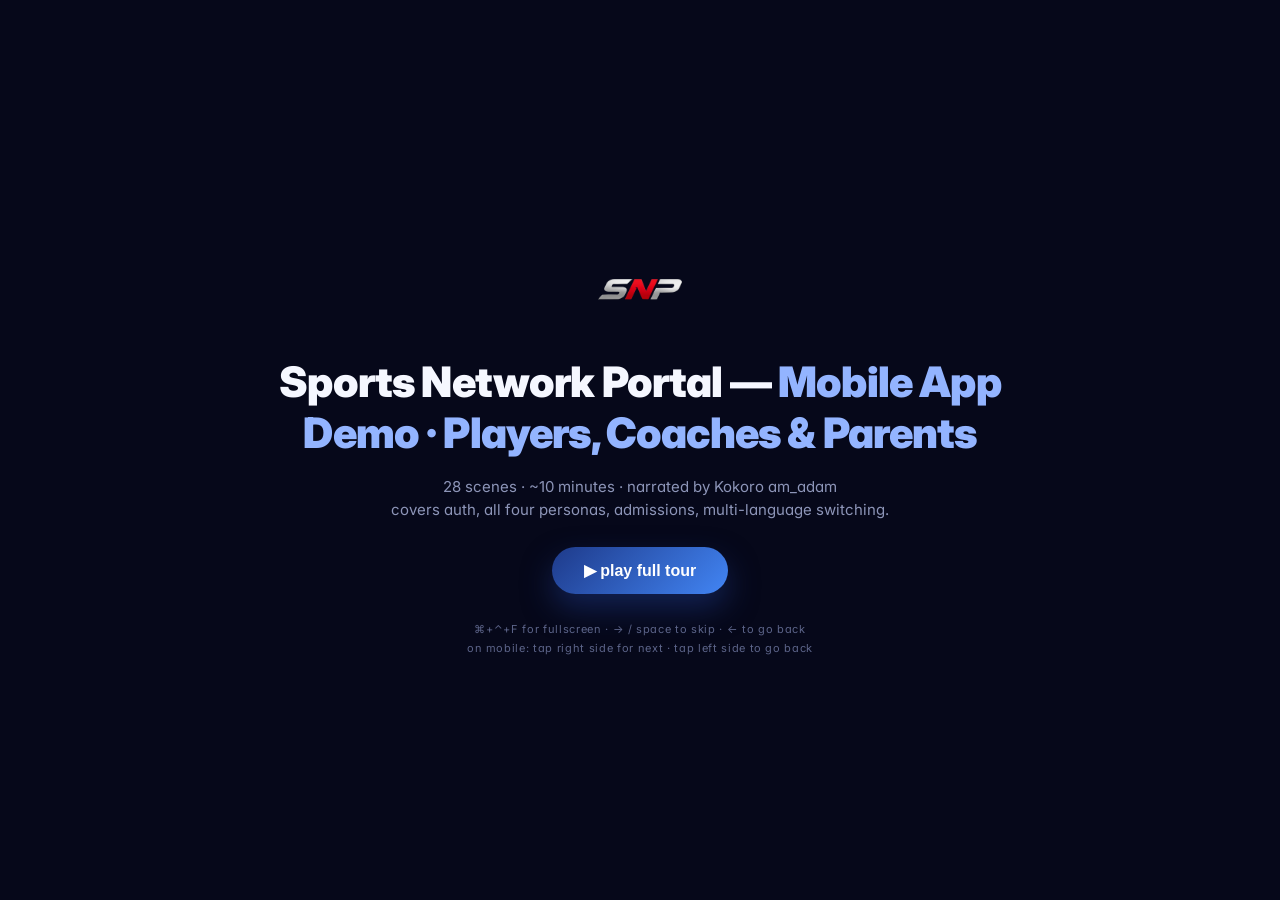
<file: demo-mobile.html>
<!doctype html>
<html lang="en">
<head>
<meta charset="utf-8" />
<meta name="viewport" content="width=device-width, initial-scale=1, viewport-fit=cover" />
<title>SNP · Mobile App Demo</title>
<link rel="icon" type="image/png" sizes="32x32" href="favicon-32.png" />
<link rel="icon" type="image/png" sizes="256x256" href="favicon.png" />
<link rel="apple-touch-icon" sizes="180x180" href="apple-touch-icon.png" />
<meta name="theme-color" content="#1E3A8A" />
<link rel="preconnect" href="https://fonts.googleapis.com">
<link rel="preconnect" href="https://fonts.gstatic.com" crossorigin>
<link href="https://fonts.googleapis.com/css2?family=Inter:wght@300;400;500;600;700;800;900&family=Cairo:wght@400;600;700&family=JetBrains+Mono:wght@400;500;600;700&display=swap" rel="stylesheet">
<link rel="stylesheet" href="base.css">
</head>
<body>

<!-- inline SVG defs: the SNP logo, used by every <use href="#snp-mark"/> -->
<svg width="0" height="0" style="position:absolute" aria-hidden="true">
  <defs>
    <symbol id="snp-mark" viewBox="0 0 500 500" preserveAspectRatio="xMidYMid meet">
      <image href="[data-uri]" width="500" height="500"/>
    </symbol>
  </defs>
</svg>

<!-- The stage: a 1280×720 canvas auto-scaled to viewport -->
<div class="stage">
  <div class="stage-inner" id="stage-inner">
<section class="scene" data-id="1" data-audio="audio/mobile/scene-01.mp3">
  <div class="cover-block">
    <svg width="96" height="96" class="a-scale"><use href="#snp-mark"/></svg>
    <div class="eyebrow a-fadeup d-1">SNP MOBILE · FULL DEMO</div>
    <h1 class="a-fadeup d-2">SNP Mobile — <em>the app that ties a club together</em></h1>
    <div class="tag a-fadeup d-3">One app. Four very different experiences for players, coaches, parents, and fans. Used in 9+ languages across the GCC and beyond.</div>
    <div class="badges a-fadeup d-3">
      <span class="b">🏃 Players</span>
      <span class="b">🧑‍🏫 Coaches</span>
      <span class="b">👨‍👩‍👧 Parents</span>
      <span class="b">🏠 Fans</span>
      <span class="b">🌐 9+ languages</span>
      <span class="b">🇸🇦 RTL native</span>
    </div>
    <div class="credits a-fade d-5">sports network portal · mobile · 2026</div>
  </div>
</section>

<section class="scene" data-id="2" data-audio="audio/mobile/scene-02.mp3">
  <div class="phone" style="margin:0 auto;">
    <div class="phone-notch"></div>
    <div class="phone-screen" style="background:#1E3A8A;">
      <div class="ph-status" style="background:#1E3A8A;color:#fff;">
        <span>9:41</span>
        <span>SNP</span>
      </div>
      <div class="ph-body" style="background:#1E3A8A;color:#fff;display:flex;flex-direction:column;align-items:center;justify-content:center;padding:40px 24px;gap:0;">
        <div class="a-fadeup d-1" style="width:140px;height:140px;border-radius:50%;background:#fff;display:flex;align-items:center;justify-content:center;box-shadow:0 8px 24px rgba(0,0,0,0.25);margin-bottom:24px;">
          <svg width="84" height="84" viewBox="0 0 64 64" style="color:#1E3A8A;"><use href="#snp-mark"/></svg>
        </div>
        <div class="a-fadeup d-2" style="text-align:center;margin-bottom:6px;">
          <div style="color:#fff;font-size:16px;font-weight:600;letter-spacing:0.3px;">Al-Hilal Saudi Football Club</div>
          
        </div>
        <div class="a-fadeup d-3" style="text-align:center;margin-bottom:32px;">
          <div style="color:rgba(255,255,255,0.7);font-size:10px;letter-spacing:1.4px;font-weight:500;">POWERED BY SNP</div>
          
        </div>
        <div class="a-fade d-3" style="width:28px;height:28px;border:2px solid rgba(255,255,255,0.25);border-top-color:#fff;border-radius:50%;animation:spin 1s linear infinite;"></div>
        <style>@keyframes spin{to{transform:rotate(360deg);}}</style>
      </div>
    </div>
  </div>
</section>

<section class="scene" data-id="3" data-audio="audio/mobile/scene-03.mp3">
  <div class="phone a-scale">
    <div class="phone-notch"></div>
    <div class="phone-screen" style="position:relative;background:#000">
      <!-- Full-bleed reel background -->
      <div style="position:absolute;inset:0;background:linear-gradient(180deg,#1a3d5c 0%,#0d2236 60%,#000 100%)"></div>
      <!-- Decorative training-pitch shapes -->
      <svg viewBox="0 0 300 600" preserveAspectRatio="none" style="position:absolute;inset:0;opacity:0.35">
        <path d="M0,360 Q150,300 300,360 L300,600 L0,600 Z" fill="#0a4a3a"/>
        <line x1="0" y1="430" x2="300" y2="430" stroke="#fff" stroke-width="1" opacity="0.3"/>
        <circle cx="80" cy="480" r="14" fill="#1E3A8A"/>
        <circle cx="160" cy="500" r="4" fill="#fff"/>
        <circle cx="220" cy="475" r="14" fill="#1E3A8A"/>
      </svg>
      <!-- Bottom gradient for legibility -->
      <div style="position:absolute;left:0;right:0;bottom:0;height:50%;background:linear-gradient(180deg,transparent,rgba(0,0,0,0.8))"></div>
      <!-- Top controls: Mute + Skip on the left, Details on the right -->
      <div style="position:absolute;top:40px;left:14px;right:14px;display:flex;justify-content:space-between;align-items:center;z-index:5">
        <div style="display:flex;gap:8px">
          <div style="width:32px;height:32px;border-radius:16px;background:rgba(255,255,255,0.85);display:flex;align-items:center;justify-content:center;font-size:14px;color:#000">🔇</div>
          <div style="padding:6px 14px;border-radius:16px;background:rgba(255,255,255,0.85);font-size:12px;font-weight:600;color:#000;display:flex;align-items:center;gap:4px">Skip ⏭</div>
        </div>
        <div style="padding:6px 14px;border-radius:16px;background:rgba(255,255,255,0.85);font-size:12px;font-weight:600;color:#000;display:flex;align-items:center;gap:4px">Details →</div>
      </div>
      <!-- Bottom-anchored caption -->
      <div style="position:absolute;left:18px;right:18px;bottom:80px;color:#fff;z-index:5">
        <div class="a-fadeup d-1" style="font-size:22px;font-weight:800;line-height:1.15;letter-spacing:-0.01em">Welcome to Saudi Sports Academy</div>
        <div class="a-fadeup d-2" style="font-size:13px;color:rgba(255,255,255,0.85);line-height:1.4;margin-top:10px">Train with Al-Hilal U-16 Forwards under Coach Khalid Al-Otaibi</div>
        <div class="a-fadeup d-3" style="display:flex;gap:8px;margin-top:14px">
          <span style="background:rgba(16,185,129,0.85);color:#fff;font-size:10px;font-weight:700;padding:4px 10px;border-radius:99px">Vision 2030</span>
          <span style="background:rgba(30,58,138,0.85);color:#fff;font-size:10px;font-weight:700;padding:4px 10px;border-radius:99px">Al-Hilal U-16</span>
        </div>
      </div>
      <!-- Vertical paging hint dots -->
      <div style="position:absolute;right:8px;top:50%;transform:translateY(-50%);display:flex;flex-direction:column;gap:3px;z-index:4">
        <div style="width:3px;height:18px;background:#fff;border-radius:2px"></div>
        <div style="width:3px;height:6px;background:rgba(255,255,255,0.4);border-radius:2px"></div>
        <div style="width:3px;height:6px;background:rgba(255,255,255,0.4);border-radius:2px"></div>
      </div>
    </div>
  </div>
</section>

<section class="scene" data-id="4" data-audio="audio/mobile/scene-04.mp3">
  <div class="phone a-scale">
    <div class="phone-notch"></div>
    <div class="phone-screen" style="background:#fff">
      <div class="ph-status" style="background:#1E3A8A"><span>9:41</span><span class="right">●●●● 5G 100%</span></div>
      <div style="position:relative;width:100%;height:170px;background:linear-gradient(135deg,#1E3A8A 0%,#4285F4 100%);clip-path:path('M0,0 L300,0 L300,140 Q150,180 0,140 Z')">
        <div style="position:absolute;left:20px;top:30px;color:#fff;max-width:240px">
          <div class="a-fadeup" style="font-size:24px;font-weight:800;line-height:1.1">Sign in</div>
          <div class="a-fadeup d-1" style="font-size:13px;color:rgba(255,255,255,0.9);margin-top:6px">We'll send a one-time code by SMS</div>
        </div>
      </div>
      <div style="flex:1;padding:6px 18px 0;display:flex;flex-direction:column;gap:14px">
        <!-- Country picker -->
        <div class="a-fadeup d-1" style="margin-top:6px">
          <div style="font-size:11px;color:#616161;font-weight:500;margin-bottom:4px">Country</div>
          <div style="background:#F9FAFB;border:1px solid #E0E0E0;border-radius:10px;padding:10px 14px;display:flex;align-items:center;gap:10px">
            <span style="font-size:18px">🇸🇦</span>
            <div style="flex:1;font-size:13px;color:#000000DE;font-weight:500">Saudi Arabia</div>
            <span style="color:#616161;font-size:14px">▾</span>
          </div>
        </div>
        <!-- Phone field -->
        <div class="a-fadeup d-2">
          <div style="font-size:11px;color:#616161;font-weight:500;margin-bottom:4px">Phone Number</div>
          <div style="background:#fff;border:1.5px solid #1E3A8A;border-radius:10px;padding:10px 14px;display:flex;align-items:center;gap:10px">
            <span style="font-size:13px;color:#000000DE;font-weight:600">+966</span>
            <div style="width:1px;height:16px;background:#E0E0E0"></div>
            <div style="flex:1;font-size:13px;color:#000000DE;font-weight:500">5X XXX XXXX</div>
          </div>
        </div>
        <!-- Small print -->
        <div class="a-fadeup d-3" style="font-size:10px;color:#616161;line-height:1.5">
          By continuing you agree to SNP's <span style="color:#1E3A8A;font-weight:600">Terms</span> and <span style="color:#1E3A8A;font-weight:600">Privacy Policy</span>.
        </div>
        <div style="flex:1"></div>
        <!-- CTAs -->
        <div class="ph-cta a-pulse-v a-fadeup d-3" style="background:#1E3A8A;color:#fff;padding:14px;border-radius:25px;text-align:center;font-size:14px;font-weight:700">Send OTP →</div>
        <div class="a-fadeup d-3" style="text-align:center;font-size:11px;color:#616161;margin-bottom:14px">New to SNP? <span style="color:#1E3A8A;font-weight:700">Sign up</span></div>
      </div>
    </div>
  </div>
</section>

<section class="scene" data-id="5" data-audio="audio/mobile/scene-05.mp3">
  <div class="phone a-scale">
    <div class="phone-notch"></div>
    <div class="phone-screen" style="background:#fff;position:relative">
      <div class="ph-status" style="background:#1E3A8A"><span>9:41</span><span class="right">●●●● 5G 100%</span></div>
      <!-- Dimmed signup underneath -->
      <div style="opacity:0.4;pointer-events:none">
        <div style="position:relative;width:100%;height:110px;background:linear-gradient(135deg,#1E3A8A 0%,#4285F4 100%);clip-path:path('M0,0 L300,0 L300,90 Q150,120 0,90 Z')">
          <div style="position:absolute;left:20px;top:24px;color:#fff">
            <div style="font-size:18px;font-weight:800">Create your account</div>
          </div>
        </div>
        <div style="padding:14px 18px;display:flex;flex-direction:column;gap:8px">
          <div style="height:38px;background:#F9FAFB;border:1px solid #E0E0E0;border-radius:10px"></div>
          <div style="height:38px;background:#F9FAFB;border:1px solid #E0E0E0;border-radius:10px"></div>
        </div>
      </div>
      <!-- Overlay -->
      <div style="position:absolute;inset:0;background:rgba(0,0,0,0.5)"></div>
      <!-- Language bottom sheet -->
      <div class="a-fadeup" style="position:absolute;bottom:0;left:0;right:0;background:#fff;border-radius:20px 20px 0 0;padding:14px 18px 18px;box-shadow:0 -8px 24px rgba(0,0,0,0.15)">
        <div style="width:36px;height:4px;background:#E0E0E0;border-radius:2px;margin:0 auto 14px"></div>
        <div style="font-size:15px;font-weight:700;color:#000000DE;margin-bottom:14px">Choose your language</div>
        <!-- Language options -->
        <div class="a-fadeup d-1" style="background:rgba(30,58,138,0.06);border:1.5px solid #1E3A8A;border-radius:12px;padding:12px 14px;display:flex;align-items:center;gap:12px;margin-bottom:8px">
          <span style="font-size:22px">🇬🇧</span>
          <div style="flex:1">
            <div style="font-size:13px;font-weight:700;color:#000000DE">English</div>
            <div style="font-size:10px;color:#616161">Left-to-right · Currently selected</div>
          </div>
          <div style="color:#1E3A8A;font-size:14px;font-weight:800">●</div>
        </div>
        <div class="a-fadeup d-2" style="background:#fff;border:1px solid #E0E0E0;border-radius:12px;padding:12px 14px;display:flex;align-items:center;gap:12px;margin-bottom:8px">
          <span style="font-size:22px">🇸🇦</span>
          <div style="flex:1">
            <div style="font-size:13px;font-weight:700;color:#000000DE;font-family:'Cairo',sans-serif">العربية</div>
            <div style="font-size:10px;color:#616161">Right-to-left · mirrors entire UI</div>
          </div>
          <div style="color:#9E9E9E;font-size:14px">○</div>
        </div>
        <div class="a-fadeup d-2" style="background:#fff;border:1px solid #E0E0E0;border-radius:12px;padding:12px 14px;display:flex;align-items:center;gap:12px;margin-bottom:14px">
          <span style="font-size:22px">🇫🇷</span>
          <div style="flex:1">
            <div style="font-size:13px;font-weight:700;color:#000000DE">Français</div>
            <div style="font-size:10px;color:#616161">Left-to-right · auto-translates labels</div>
          </div>
          <div style="color:#9E9E9E;font-size:14px">○</div>
        </div>
        <!-- Register as Parent toggle -->
        <div class="a-fadeup d-3" style="background:#F9FAFB;border:1px solid #E0E0E0;border-radius:12px;padding:12px 14px;display:flex;align-items:center;gap:10px">
          <div style="width:20px;height:20px;border-radius:5px;background:#1E3A8A;color:#fff;display:flex;align-items:center;justify-content:center;font-size:11px;font-weight:800">✓</div>
          <div style="flex:1">
            <div style="font-size:12px;font-weight:700;color:#000000DE">Register as Parent</div>
            <div style="font-size:10px;color:#616161;margin-top:2px">Attach child profiles after signup</div>
          </div>
        </div>
      </div>
    </div>
  </div>
</section>

<section class="scene" data-id="6" data-audio="audio/mobile/scene-06.mp3">
  <div class="phone a-scale">
    <div class="phone-notch"></div>
    <div class="phone-screen">
      <div class="ph-status"><span>9:41</span><span class="right">●●●● 5G 100%</span></div>
      <!-- Header: Container(color: AppColors.primaryBlue) padding 60h/20w/20w/20h -->
      <div class="ph-appbar" style="padding:12px 16px 16px">
        <div class="greet" style="min-width:0;max-width:170px">
          <div class="hi" style="font-size:17px;font-weight:600;display:flex;align-items:center;gap:6px;color:#fff;overflow:hidden">
            <span style="overflow:hidden;text-overflow:ellipsis;white-space:nowrap">Hi Mohammed</span>
            <span style="font-size:17px">👋</span>
          </div>
          <div class="loc" style="display:flex;align-items:center;gap:4px;margin-top:4px;font-size:11px;color:rgba(255,255,255,0.9)">
            <span style="color:#F44336;font-size:13px">📍</span>
            <span style="overflow:hidden;text-overflow:ellipsis;white-space:nowrap;max-width:135px">Riyadh, Al-Hilal SFC</span>
            <span style="font-size:13px">▾</span>
          </div>
        </div>
        <div class="icons" style="gap:8px">
          <div class="ic-btn" style="width:30px;height:30px;font-size:13px">🔍</div>
          <div class="ic-btn" style="width:30px;height:30px;font-size:13px">📋</div>
          <div class="ic-btn" style="width:30px;height:30px;font-size:13px">🔔<span class="badge">3</span></div>
          <div class="ic-btn" style="width:30px;height:30px;font-size:13px">≡</div>
        </div>
      </div>
      <!-- Body: SingleChildScrollView padding 20w on backgroundWhite -->
      <div class="ph-body" style="padding:14px 14px 0;gap:0;overflow:hidden">
        <!-- "Home" section title -->
        <div style="font-size:14px;font-weight:600;color:#616161;margin-bottom:10px">Home</div>
        <!-- StatusCards Wrap: 3 × (120w × 110h scaled to ~85×80) -->
        <div class="a-fadeup d-1" style="display:flex;gap:8px">
          <!-- Training Load — statusCardTraining #FFEBEE pink -->
          <div style="flex:1;height:84px;background:#FFEBEE;border-radius:14px;padding:10px;box-shadow:0 1px 3px rgba(0,0,0,0.05);display:flex;flex-direction:column;justify-content:space-between">
            <div style="width:26px;height:26px;border-radius:50%;background:#fff;display:flex;align-items:center;justify-content:center;font-size:13px;color:#1E3A8A">⚡</div>
            <div>
              <div style="font-size:10px;font-weight:500;color:#616161;line-height:1.1">Training Load</div>
              <div style="font-size:14px;font-weight:700;color:#000000DE;margin-top:2px">High</div>
            </div>
          </div>
          <!-- Readiness — statusCardReadiness #E8F5E9 green -->
          <div style="flex:1;height:84px;background:#E8F5E9;border-radius:14px;padding:10px;box-shadow:0 1px 3px rgba(0,0,0,0.05);display:flex;flex-direction:column;justify-content:space-between">
            <div style="width:26px;height:26px;border-radius:50%;background:#fff;display:flex;align-items:center;justify-content:center;font-size:13px;color:#1E3A8A">❤</div>
            <div>
              <div style="font-size:10px;font-weight:500;color:#616161;line-height:1.1">Readiness</div>
              <div style="font-size:14px;font-weight:700;color:#000000DE;margin-top:2px">8 / 10</div>
            </div>
          </div>
          <!-- Tests — statusCardTests #FFF8E1 yellow -->
          <div style="flex:1;height:84px;background:#FFF8E1;border-radius:14px;padding:10px;box-shadow:0 1px 3px rgba(0,0,0,0.05);display:flex;flex-direction:column;justify-content:space-between">
            <div style="width:26px;height:26px;border-radius:50%;background:#fff;display:flex;align-items:center;justify-content:center;font-size:13px;color:#1E3A8A">📋</div>
            <div>
              <div style="font-size:10px;font-weight:500;color:#616161;line-height:1.1">Tests</div>
              <div style="font-size:14px;font-weight:700;color:#000000DE;margin-top:2px">Good</div>
            </div>
          </div>
        </div>
        <div style="height:14px"></div>
        <!-- Academy Program card: menuAcademyBg #E3F2FD, full width, 16r radius -->
        <div class="a-fadeup d-2" style="background:#E3F2FD;border-radius:14px;padding:12px 14px;box-shadow:0 1px 3px rgba(0,0,0,0.05);display:flex;align-items:center;gap:12px">
          <div style="width:36px;height:36px;border-radius:50%;background:#fff;display:flex;align-items:center;justify-content:center;color:#1E3A8A;font-size:18px">⚽</div>
          <div style="flex:1;font-size:13px;font-weight:600;color:#000000DE">Academy Program</div>
          <div style="color:#616161;font-size:12px">›</div>
        </div>
        <div style="height:10px"></div>
        <!-- Shop Module Card: storeCardBg #F2E7FF -->
        <div class="a-fadeup d-2" style="background:#F2E7FF;border-radius:14px;padding:14px;box-shadow:0 1px 3px rgba(0,0,0,0.05);display:flex;align-items:center;gap:12px">
          <div style="width:42px;height:42px;border-radius:10px;background:#fff;display:flex;align-items:center;justify-content:center;color:#1E3A8A;font-size:20px">🛍️</div>
          <div style="flex:1">
            <div style="font-size:15px;font-weight:700;color:#000000DE">Shop</div>
            <div style="font-size:11px;color:#616161;margin-top:2px">Order club kits, gear, gym wear</div>
          </div>
          <div style="color:#616161;font-size:14px">›</div>
        </div>
        <div style="height:14px"></div>
        <!-- My Performance header -->
        <div style="font-size:15px;font-weight:600;color:#424242;margin-bottom:10px">My Performance</div>
        <!-- Mini chart card -->
        <div class="a-fadeup d-3" style="background:#fff;border:1px solid #E0E0E0;border-radius:14px;padding:12px;box-shadow:0 1px 3px rgba(0,0,0,0.05)">
          <div style="display:flex;justify-content:space-between;align-items:center;margin-bottom:8px">
            <div style="font-size:11px;color:#616161;font-weight:500">7-day trend</div>
            <div style="font-size:14px;font-weight:700;color:#1E3A8A">7.8 / 10</div>
          </div>
          <svg viewBox="0 0 240 36" style="width:100%;height:32px" preserveAspectRatio="none">
            <polyline fill="none" stroke="#1E3A8A" stroke-width="2" points="0,28 30,24 60,22 90,18 120,20 150,14 180,10 210,8 240,6"/>
            <polyline fill="url(#grad-pm)" stroke="none" points="0,28 30,24 60,22 90,18 120,20 150,14 180,10 210,8 240,6 240,36 0,36"/>
            <defs><linearGradient id="grad-pm" x1="0" x2="0" y1="0" y2="1"><stop offset="0%" stop-color="#1E3A8A" stop-opacity="0.25"/><stop offset="100%" stop-color="#1E3A8A" stop-opacity="0"/></linearGradient></defs>
          </svg>
        </div>
      </div>
    </div>
  </div>
</section>

<section class="scene" data-id="7" data-audio="audio/mobile/scene-07.mp3">
  <div class="phone a-scale">
    <div class="phone-notch"></div>
    <div class="phone-screen" style="background:#fff">
      <div class="ph-status" style="background:#fff;color:#000000DE"><span>9:41</span><span class="right">●●●● 5G 100%</span></div>
      <!-- White inner AppBar with back + title + subtitle + actions -->
      <div style="background:#fff;padding:8px 16px 12px;display:flex;align-items:center;gap:10px;border-bottom:1px solid #EEEEEE">
        <div style="width:32px;height:32px;border-radius:50%;background:#F3F4F6;display:flex;align-items:center;justify-content:center;font-size:14px">‹</div>
        <div style="flex:1">
          <div style="font-size:16px;font-weight:600;color:#000000DE">My Statistics</div>
          <div style="font-size:10px;color:#616161">Al-Hilal U-16 Forward · Ahmed Al-Qahtani</div>
        </div>
      </div>
      <div style="flex:1;background:#F9FAFB;padding:12px 14px 0;overflow:hidden;display:flex;flex-direction:column;gap:10px">
        <!-- Tab strip (segmented, F3F4F6 surface, white active pill) -->
        <div class="a-fadeup" style="display:flex;gap:2px;padding:4px;background:#F3F4F6;border-radius:10px">
          <div style="flex:1;padding:7px;text-align:center;border-radius:8px;background:#fff;color:#1E3A8A;font-size:11px;font-weight:700;box-shadow:0 1px 3px rgba(0,0,0,0.08)">Overview</div>
          <div style="flex:1;padding:7px;text-align:center;border-radius:8px;color:#616161;font-size:11px;font-weight:600">Tests</div>
          <div style="flex:1;padding:7px;text-align:center;border-radius:8px;color:#616161;font-size:11px;font-weight:600">Training</div>
          <div style="flex:1;padding:7px;text-align:center;border-radius:8px;color:#616161;font-size:11px;font-weight:600">Readiness</div>
        </div>
        <div style="font-size:14px;font-weight:700;color:#000000DE">Performance Metrics</div>
        <!-- Fitness Level hero card (primaryBlue tint) -->
        <div class="a-fadeup d-1" style="background:linear-gradient(135deg,#E8EAF6,#F3F4F6);border:1px solid #C7D2FE;border-radius:14px;padding:12px;display:flex;align-items:center;gap:12px">
          <div style="width:40px;height:40px;border-radius:10px;background:#1E3A8A;color:#fff;display:flex;align-items:center;justify-content:center;font-size:20px">💪</div>
          <div>
            <div style="font-size:11px;color:#1E3A8A;font-weight:700">Fitness Level</div>
            <div style="font-size:16px;font-weight:800;color:#1E3A8A">Excellent</div>
          </div>
        </div>
        <!-- Metric rows -->
        <div class="a-fadeup d-2" style="background:#fff;border:1px solid #E0E0E0;border-radius:14px;padding:11px 12px;display:flex;align-items:center;gap:10px">
          <div style="width:36px;height:36px;border-radius:50%;background:#FFF8E1;color:#FFC107;display:flex;align-items:center;justify-content:center;font-size:16px">★</div>
          <div style="flex:1">
            <div style="font-size:13px;font-weight:700;color:#000000DE">Overall Rating</div>
          </div>
          <div style="font-size:18px;font-weight:800;color:#FFC107">8.7<span style="font-size:11px;color:#616161;font-weight:500">/10</span></div>
        </div>
        <div class="a-fadeup d-2" style="background:#fff;border:1px solid #E0E0E0;border-radius:14px;padding:11px 12px;display:flex;align-items:center;gap:10px">
          <div style="width:36px;height:36px;border-radius:50%;background:#E8F5E9;color:#10B981;display:flex;align-items:center;justify-content:center;font-size:16px">📋</div>
          <div style="flex:1">
            <div style="font-size:13px;font-weight:700;color:#000000DE">Performance Score</div>
          </div>
          <div style="font-size:18px;font-weight:800;color:#10B981">87<span style="font-size:11px;color:#616161;font-weight:500">/100</span></div>
        </div>
        <div class="a-fadeup d-3" style="background:#fff;border:1px solid #E0E0E0;border-radius:14px;padding:11px 12px;display:flex;align-items:center;gap:10px">
          <div style="width:36px;height:36px;border-radius:50%;background:#E3F2FD;color:#2196F3;display:flex;align-items:center;justify-content:center;font-size:16px">⚽</div>
          <div style="flex:1">
            <div style="font-size:13px;font-weight:700;color:#000000DE">Technical Skills</div>
          </div>
          <div style="font-size:18px;font-weight:800;color:#2196F3">8.5<span style="font-size:11px;color:#616161;font-weight:500">/10</span></div>
        </div>
      </div>
    </div>
  </div>
</section>

<section class="scene" data-id="8" data-audio="audio/mobile/scene-08.mp3"><div class="eyebrow a-fadeup">MODULE · 04 · TOURNAMENT DETAILS</div><div class="phone a-fadeup d-1"><div class="phone-notch"></div><div class="phone-screen"><div class="ph-status" style="background:#fff;color:#424242"><span>9:41</span><span>5G · 100%</span></div><div class="ph-appbar" style="background:#fff;padding:10px 16px 12px;border-bottom:1px solid var(--mb-border-extra-light)"><div class="greet"><div class="hi" style="color:var(--mb-text-dark-grey);font-size:15px;gap:8px"><span style="color:var(--mb-text-dark-grey);font-weight:700">‹</span>Tournament Details</div><div class="loc" style="color:var(--mb-text-secondary);font-family:'Cairo','Noto Sans Arabic',sans-serif;direction:rtl;text-align:left;margin-top:2px"></div></div><div class="icons"></div></div><div class="ph-body" style="padding:14px 14px 0;gap:10px;overflow:hidden"><div class="ph-card a-fadeup d-2" style="background:var(--grad-1);border:none;border-radius:16px;padding:14px;box-shadow:0 6px 18px rgba(30,58,138,0.3);color:#fff;display:flex;flex-direction:column;gap:8px"><div style="display:flex;align-items:center;gap:10px"><div style="width:38px;height:38px;border-radius:50%;background:rgba(255,255,255,0.18);display:flex;align-items:center;justify-content:center;font-size:18px;flex-shrink:0">🏆</div><div style="flex:1;display:flex;flex-direction:column;line-height:1.15;min-width:0"><div style="font-size:13px;font-weight:700;color:#fff;overflow:hidden;text-overflow:ellipsis;white-space:nowrap">Al-Hilal Youth Cup 2026</div><div style="font-family:'Cairo','Noto Sans Arabic',sans-serif;direction:rtl;text-align:left;font-size:10px;color:rgba(255,255,255,0.85);margin-top:1px"></div></div><span style="background:rgba(255,255,255,0.22);color:#fff;font-size:9px;font-weight:800;padding:3px 8px;border-radius:999px;letter-spacing:0.06em;flex-shrink:0">UPCOMING</span></div><div style="display:flex;align-items:center;gap:6px;font-size:10px;color:rgba(255,255,255,0.92);margin-top:2px"><span style="font-size:11px">📍</span><span style="overflow:hidden;text-overflow:ellipsis;white-space:nowrap">King Fahd Intl. Stadium, Riyadh</span></div><div style="display:flex;align-items:center;gap:6px;font-size:10px;color:rgba(255,255,255,0.92)"><span style="font-size:11px">📅</span><span>15 Jun 2026</span></div></div><div class="ph-section-title a-fadeup d-2" style="font-size:13px;margin-top:2px">Tournament Information <span style="font-family:'Cairo','Noto Sans Arabic',sans-serif;font-size:10px;color:var(--mb-text-secondary);font-weight:500"></span></div><div class="ph-card a-fadeup d-3" style="padding:0;border-color:rgba(209,213,219,0.5)"><div style="display:flex;padding:8px 12px;font-size:10px;line-height:1.3"><span style="width:90px;color:var(--mb-text-secondary);flex-shrink:0">Team Name</span><span style="flex:1;color:var(--mb-text-dark-grey);font-weight:500">Al-Hilal U-16 Forwards</span></div><div style="height:1px;background:var(--mb-divider);margin:0 12px"></div><div style="display:flex;padding:8px 12px;font-size:10px;line-height:1.3"><span style="width:90px;color:var(--mb-text-secondary);flex-shrink:0">Format</span><span style="flex:1;color:var(--mb-text-dark-grey);font-weight:500">Knockout</span></div><div style="height:1px;background:var(--mb-divider);margin:0 12px"></div><div style="display:flex;padding:8px 12px;font-size:10px;line-height:1.3"><span style="width:90px;color:var(--mb-text-secondary);flex-shrink:0">Max / Type</span><span style="flex:1;color:var(--mb-text-dark-grey);font-weight:500">32 · <span class="pill info" style="font-size:8px;padding:1px 6px">REGIONAL</span></span></div><div style="height:1px;background:var(--mb-divider);margin:0 12px"></div><div style="display:flex;padding:8px 12px;font-size:10px;line-height:1.3"><span style="width:90px;color:var(--mb-text-secondary);flex-shrink:0">Entry Fee</span><span style="flex:1;color:var(--mb-text-dark-grey);font-weight:500">SAR 500</span></div><div style="height:1px;background:var(--mb-divider);margin:0 12px"></div><div style="display:flex;padding:8px 12px;font-size:10px;line-height:1.3"><span style="width:90px;color:var(--mb-text-secondary);flex-shrink:0">Date Range</span><span style="flex:1;color:var(--mb-text-dark-grey);font-weight:500">15 – 22 Jun 2026</span></div></div><div class="ph-section-title a-fadeup d-3" style="font-size:13px;margin-top:2px">Travel &amp; Logistics <span style="font-family:'Cairo','Noto Sans Arabic',sans-serif;font-size:10px;color:var(--mb-text-secondary);font-weight:500"></span></div><div class="ph-card a-fadeup d-3" style="padding:0;border-color:rgba(209,213,219,0.5)"><div style="display:flex;padding:7px 12px;font-size:10px;line-height:1.3"><span style="width:90px;color:var(--mb-text-secondary);flex-shrink:0">Transport</span><span style="flex:1;color:var(--mb-text-dark-grey);font-weight:500">🚌 BUS</span></div><div style="height:1px;background:var(--mb-divider);margin:0 12px"></div><div style="display:flex;padding:7px 12px;font-size:10px;line-height:1.3"><span style="width:90px;color:var(--mb-text-secondary);flex-shrink:0">From → To</span><span style="flex:1;color:var(--mb-text-dark-grey);font-weight:500">Jeddah → Riyadh</span></div><div style="height:1px;background:var(--mb-divider);margin:0 12px"></div><div style="display:flex;padding:7px 12px;font-size:10px;line-height:1.3"><span style="width:90px;color:var(--mb-text-secondary);flex-shrink:0">Departure</span><span style="flex:1;color:var(--mb-text-dark-grey);font-weight:500">14 Jun · 08:00</span></div><div style="height:1px;background:var(--mb-divider);margin:0 12px"></div><div style="display:flex;padding:7px 12px;font-size:10px;line-height:1.3"><span style="width:90px;color:var(--mb-text-secondary);flex-shrink:0">Arrival</span><span style="flex:1;color:var(--mb-text-dark-grey);font-weight:500">14 Jun · 18:30 — Coach Khalid</span></div></div></div></div></div></section>

<section class="scene" data-id="9" data-audio="audio/mobile/scene-09.mp3"><div class="eyebrow a-fadeup">MODULE · 04 · GROUP CHAT</div><div class="phone a-fadeup d-1"><div class="phone-notch"></div><div class="phone-screen"><div class="ph-status"><span>9:41</span><span>5G · 100%</span></div><div class="ph-appbar" style="background:#FFFFFF;border-bottom:1px solid var(--mb-border);padding:10px 14px"><div style="display:flex;align-items:center;gap:10px;flex:1;min-width:0"><span style="font-size:16px;color:var(--mb-text-primary)">‹</span><div class="av" style="width:34px;height:34px;background:rgba(30,58,138,0.12);font-size:12px">AH</div><div class="greet" style="flex:1;min-width:0"><div class="hi" style="color:var(--mb-text-primary);font-size:14px;font-weight:600">Al-Hilal U-16 Forwards</div><div class="loc" style="color:var(--mb-text-secondary);font-size:11px">👥 24 members · </div></div></div><div class="icons"><div class="ic-btn" style="background:#F3F4F6;color:var(--mb-text-primary);width:28px;height:28px;font-size:12px">🔍</div></div></div><div class="ph-body" style="gap:6px;padding:10px 12px 0;background:#F8FAFC"><div class="a-fadeup d-2" style="display:flex;justify-content:center"><span class="mono" style="font-size:10px;background:#E5E7EB;color:var(--mb-text-secondary);padding:2px 10px;border-radius:10px">TODAY</span></div><div class="a-fadeup d-2" style="display:flex;justify-content:flex-end"><div style="max-width:78%;background:var(--mb-primary);color:#fff;padding:8px 11px;border-radius:14px 14px 4px 14px;font-size:12px;line-height:1.35">Training tomorrow 6 AM at the academy pitch. Wear red kit.<div style="font-size:9px;opacity:0.8;margin-top:3px;text-align:right">07:42 ✓✓</div></div></div><div class="a-fadeup d-2" style="display:flex;justify-content:flex-end"><div style="max-width:78%;background:var(--mb-primary);color:#fff;padding:8px 11px;border-radius:14px 14px 4px 14px;font-size:12px;line-height:1.35;font-family:'Cairo',sans-serif;direction:rtl;text-align:right"><div style="font-size:9px;opacity:0.8;margin-top:3px;text-align:left;direction:ltr">07:42 ✓✓</div></div></div><div class="a-fadeup d-3" style="display:flex;gap:6px;align-items:flex-end"><div class="av" style="width:24px;height:24px;font-size:9px;background:rgba(34,197,94,0.15);color:#15803d">F9</div><div style="max-width:72%;background:#FFFFFF;border:1px solid var(--mb-border);padding:7px 10px;border-radius:14px 14px 14px 4px;font-size:12px;line-height:1.35"><div style="font-size:10px;font-weight:700;color:#15803d;margin-bottom:2px">Faisal #9</div>Coach, can I bring my brother to watch?<div style="font-size:9px;color:var(--mb-text-secondary);margin-top:2px">07:45</div></div></div><div class="a-fadeup d-3" style="display:flex;gap:6px;align-items:flex-end"><div class="av" style="width:24px;height:24px;font-size:9px;background:rgba(234,88,12,0.15);color:#c2410c">A7</div><div style="max-width:72%;background:#FFFFFF;border:1px solid var(--mb-border);padding:7px 10px;border-radius:14px 14px 14px 4px;font-size:12px;line-height:1.35"><div style="font-size:10px;font-weight:700;color:#c2410c;margin-bottom:2px">Abdullah #7</div><div style="background:#F3F4F6;border-radius:6px;padding:6px;display:flex;gap:6px;align-items:center;margin-bottom:3px"><span style="font-size:16px">👟</span><span style="font-size:10px;color:var(--mb-text-secondary)">boots.jpg</span></div>New Nike Phantoms — ready 🔥<div style="font-size:9px;color:var(--mb-text-secondary);margin-top:2px">08:01</div></div></div><div class="a-fadeup d-3" style="display:flex;justify-content:flex-end"><div style="background:var(--mb-primary);color:#fff;padding:7px 10px;border-radius:14px 14px 4px 14px;font-size:12px;display:flex;align-items:center;gap:6px">▶ <span style="display:flex;gap:1px;align-items:center">▮▮▯▮▯▮▮▯▮</span> <span style="font-size:10px">0:18</span></div></div><div class="a-fadeup d-3" style="font-size:10px;font-style:italic;color:var(--mb-text-secondary);padding:2px 4px">Faisal is typing… · </div><div class="a-fadeup d-3" style="background:#F3F4F6;border-left:3px solid var(--mb-primary);padding:6px 8px;border-radius:6px;display:flex;align-items:center;gap:8px"><div style="flex:1;min-width:0"><div style="font-size:10px;font-weight:700;color:var(--mb-primary)">Replying to Abdullah</div><div style="font-size:11px;color:var(--mb-text-secondary);overflow:hidden;text-overflow:ellipsis;white-space:nowrap">📷 Photo · New Nike Phantoms</div></div><span style="font-size:12px;color:var(--mb-text-secondary)">✕</span></div><div class="a-fadeup d-3" style="display:flex;gap:6px;align-items:center;background:#FFFFFF;border:1px solid var(--mb-border);border-radius:20px;padding:6px 10px;margin-top:auto;margin-bottom:8px"><span style="font-size:14px;color:var(--mb-text-secondary)">📎</span><span style="flex:1;font-size:11px;color:var(--mb-text-hint)">Type a message… · </span><span style="font-size:14px">😊</span><span style="width:28px;height:28px;border-radius:50%;background:var(--mb-primary);color:#fff;display:flex;align-items:center;justify-content:center;font-size:12px">🎤</span></div></div></div></div></section>

<section class="scene" data-id="10" data-audio="audio/mobile/scene-10.mp3"><div class="eyebrow a-fadeup">MODULE · 04 · PLAYER PROFILE</div><div class="phone a-fadeup d-1"><div class="phone-notch"></div><div class="phone-screen"><div class="ph-status" style="background:#fff;color:#000;"><span>9:41</span><span style="color:#000">5G · 100%</span></div><div class="ph-appbar" style="background:#fff;padding:10px 16px 12px;border-bottom:1px solid var(--mb-border-extra-light)"><div class="greet" style="flex-direction:row;align-items:center;gap:10px"><span style="color:var(--mb-text-primary);font-size:18px;font-weight:700">‹</span><div style="display:flex;flex-direction:column"><div class="hi" style="color:var(--mb-text-primary);font-size:15px;font-weight:600">My Profile</div><div class="loc" style="color:var(--mb-text-secondary)"></div></div></div></div><div class="ph-body" style="padding:10px 12px 0;gap:8px;overflow:hidden"><div class="ph-row a-fadeup d-2" style="padding:8px;gap:10px"><div style="position:relative;width:48px;height:48px;flex-shrink:0"><div style="width:48px;height:48px;border-radius:50%;background:var(--mb-surface);display:flex;align-items:center;justify-content:center;font-size:18px;font-weight:700;color:var(--mb-text-secondary)">A</div><div style="position:absolute;bottom:-2px;right:-2px;width:16px;height:16px;border-radius:50%;background:#fff;border:1px solid var(--mb-border);display:flex;align-items:center;justify-content:center;font-size:8px;color:var(--mb-text-secondary)">✎</div></div><div class="meta" style="gap:1px"><div class="n" style="font-size:12px">Abdullah Al-Shahrani</div><div class="s" style="font-size:9px">abdullah.shahrani@alhilal-academy.sa</div><div style="display:flex;gap:4px;margin-top:3px;flex-wrap:wrap"><span style="font-size:8px;font-weight:600;padding:2px 6px;border-radius:999px;background:var(--mb-surface);border:1px solid var(--mb-border);color:var(--mb-primary)">U-16 Forward</span><span style="font-size:8px;font-weight:600;padding:2px 6px;border-radius:999px;background:var(--mb-surface);border:1px solid var(--mb-border);color:var(--mb-primary)">Al-Hilal Academy</span></div></div></div><div class="ph-section-title a-fadeup d-2" style="font-size:11px;margin-top:2px">Physical Statistics </div><div class="ph-menu a-fadeup d-2" style="gap:6px;grid-template-columns:repeat(2,1fr)"><div class="mc" style="padding:6px 8px;min-height:0;gap:2px;flex-direction:row;align-items:center"><div class="ic" style="width:24px;height:24px;border-radius:6px;background:rgba(66,133,244,0.12);color:var(--mb-accent);font-size:12px">📏</div><div style="display:flex;flex-direction:column;line-height:1.1"><div style="font-size:9px;color:var(--mb-text-secondary);font-weight:500">Height</div><div class="ti" style="font-size:11px">172 cm</div></div></div><div class="mc" style="padding:6px 8px;min-height:0;gap:2px;flex-direction:row;align-items:center"><div class="ic" style="width:24px;height:24px;border-radius:6px;background:rgba(16,185,129,0.12);color:var(--mb-success);font-size:12px">⚖</div><div style="display:flex;flex-direction:column;line-height:1.1"><div style="font-size:9px;color:var(--mb-text-secondary);font-weight:500">Weight</div><div class="ti" style="font-size:11px">64 kg</div></div></div><div class="mc" style="padding:6px 8px;min-height:0;gap:2px;flex-direction:row;align-items:center"><div class="ic" style="width:24px;height:24px;border-radius:6px;background:rgba(255,152,0,0.14);color:#FF9800;font-size:12px">🎂</div><div style="display:flex;flex-direction:column;line-height:1.1"><div style="font-size:9px;color:var(--mb-text-secondary);font-weight:500">Age</div><div class="ti" style="font-size:11px">15 yrs</div></div></div><div class="mc" style="padding:6px 8px;min-height:0;gap:2px;flex-direction:row;align-items:center"><div class="ic" style="width:24px;height:24px;border-radius:6px;background:rgba(244,67,54,0.12);color:#F44336;font-size:12px">⚽</div><div style="display:flex;flex-direction:column;line-height:1.1"><div style="font-size:9px;color:var(--mb-text-secondary);font-weight:500">Position</div><div class="ti" style="font-size:11px">Forward</div></div></div></div><div class="ph-section-title a-fadeup d-3" style="font-size:11px;margin-top:2px">Academy Programs </div><div class="ph-row a-fadeup d-3" style="padding:7px 10px;gap:8px"><div class="av" style="width:26px;height:26px;font-size:11px;background:rgba(33,150,243,0.12);color:#2196F3">🏫</div><div class="meta" style="gap:0"><div class="n" style="font-size:10px">View Enrolled Programs</div><div class="s" style="font-size:9px">2 Active Programs · </div></div><span style="color:var(--mb-text-hint);font-size:12px">›</span></div><div class="ph-section-title a-fadeup d-3" style="font-size:11px;margin-top:2px">Account </div><div class="ph-row a-fadeup d-3" style="padding:6px 10px;gap:8px"><div class="av" style="width:24px;height:24px;font-size:11px;background:var(--mb-surface);color:var(--mb-text-secondary)">👤</div><div class="meta" style="gap:0"><div class="n" style="font-size:10px">Personal Information</div><div class="s" style="font-size:9px">Change number, email</div></div><span style="color:var(--mb-text-hint);font-size:12px">›</span></div><div class="ph-row a-fadeup d-3" style="padding:6px 10px;gap:8px"><div class="av" style="width:24px;height:24px;font-size:11px;background:var(--mb-surface);color:var(--mb-text-secondary)">🌐</div><div class="meta" style="gap:0"><div class="n" style="font-size:10px">Language · </div><div class="s" style="font-size:9px">Select preferred language</div></div><span style="color:var(--mb-text-hint);font-size:12px">›</span></div><div class="ph-row a-fadeup d-3" style="padding:6px 10px;gap:8px"><div class="av" style="width:24px;height:24px;font-size:11px;background:var(--mb-surface);color:var(--mb-text-secondary)">🔒</div><div class="meta" style="gap:0"><div class="n" style="font-size:10px">Password & Account</div><div class="s" style="font-size:9px">Secure your account</div></div><span style="color:var(--mb-text-hint);font-size:12px">›</span></div><div class="ph-cta a-fadeup d-3" style="background:transparent;color:var(--mb-danger);border:1.5px solid var(--mb-danger);border-radius:999px;padding:8px;box-shadow:none;font-size:11px;margin-top:4px">↪ Logout · </div></div></div></div></section>

<section class="scene" data-id="11" data-audio="audio/mobile/scene-11.mp3">
  <div class="phone a-scale">
    <div class="phone-notch"></div>
    <div class="phone-screen">
      <div class="ph-status"><span>9:41</span><span class="right">●●●● 5G 100%</span></div>
      <div class="ph-appbar" style="padding:12px 16px 16px">
        <div class="greet" style="min-width:0;max-width:180px">
          <div class="hi" style="font-size:17px;font-weight:600;display:flex;align-items:center;gap:6px;color:#fff;overflow:hidden">
            <span style="overflow:hidden;text-overflow:ellipsis;white-space:nowrap">Hi Coach Khalid</span>
            <span style="font-size:17px">👋</span>
          </div>
          <div class="loc" style="display:flex;align-items:center;gap:4px;margin-top:4px;font-size:11px;color:rgba(255,255,255,0.9)">
            <span style="color:#F44336;font-size:13px">📍</span>
            <span style="overflow:hidden;text-overflow:ellipsis;white-space:nowrap;max-width:145px">Riyadh, Al-Hilal Academy</span>
            <span style="font-size:13px">▾</span>
          </div>
        </div>
        <div class="icons" style="gap:6px">
          <div style="height:22px;padding:0 8px;border-radius:14px;background:rgba(255,255,255,0.2);border:1px solid rgba(255,255,255,0.3);display:flex;align-items:center;gap:4px;color:#fff;font-size:10px;font-weight:600;white-space:nowrap;flex-shrink:0">⇄ Employee</div>
          <div class="ic-btn" style="width:30px;height:30px;font-size:13px">🔔<span class="badge">5</span></div>
          <div class="ic-btn" style="width:30px;height:30px;font-size:13px">≡</div>
        </div>
      </div>
      <div class="ph-body" style="padding:14px 14px 0;gap:0;overflow:hidden">
        <!-- Academy Programs card — menuAcademyBg #E3F2FD with subtitle row -->
        <div class="a-fadeup d-1" style="background:#E3F2FD;border-radius:14px;padding:12px 14px;box-shadow:0 1px 3px rgba(0,0,0,0.05);display:flex;align-items:center;gap:12px">
          <div style="width:40px;height:40px;border-radius:50%;background:#fff;display:flex;align-items:center;justify-content:center;color:#1E3A8A;font-size:18px">🎓</div>
          <div style="flex:1">
            <div style="font-size:14px;font-weight:700;color:#000000DE">Academy Programs</div>
            <div style="font-size:11px;color:#616161;margin-top:2px">Manage training programs</div>
          </div>
          <div style="color:#616161;font-size:14px">›</div>
        </div>
        <div style="height:10px"></div>
        <!-- Tournament Management — menuSchoolBg #E8EAF6 with quick-action row -->
        <div class="a-fadeup d-2" style="background:#E8EAF6;border-radius:14px;padding:12px 14px;box-shadow:0 1px 3px rgba(0,0,0,0.05)">
          <div style="display:flex;align-items:center;gap:12px">
            <div style="width:40px;height:40px;border-radius:50%;background:#fff;display:flex;align-items:center;justify-content:center;color:#1E3A8A;font-size:18px">🏆</div>
            <div style="flex:1">
              <div style="font-size:14px;font-weight:700;color:#000000DE">Tournament Management</div>
              <div style="font-size:11px;color:#616161;margin-top:2px">Request &amp; manage tournaments</div>
            </div>
            <div style="color:#616161;font-size:14px">›</div>
          </div>
          <div style="height:1px;background:#E5E7EB;margin:10px 0"></div>
          <div style="display:flex;gap:8px">
            <div style="flex:1;background:#fff;border:1px solid rgba(30,58,138,0.3);border-radius:8px;padding:8px 10px;display:flex;align-items:center;justify-content:center;gap:6px;color:#1E3A8A;font-size:11px;font-weight:600">⊕ New Request</div>
            <div style="flex:1;background:#fff;border:1px solid rgba(30,58,138,0.3);border-radius:8px;padding:8px 10px;display:flex;align-items:center;justify-content:center;gap:6px;color:#1E3A8A;font-size:11px;font-weight:600">📋 View All</div>
          </div>
        </div>
        <div style="height:10px"></div>
        <!-- Shop card -->
        <div class="a-fadeup d-3" style="background:#F2E7FF;border-radius:14px;padding:14px;box-shadow:0 1px 3px rgba(0,0,0,0.05);display:flex;align-items:center;gap:12px">
          <div style="width:42px;height:42px;border-radius:10px;background:#fff;display:flex;align-items:center;justify-content:center;color:#1E3A8A;font-size:20px">🛍️</div>
          <div style="flex:1">
            <div style="font-size:15px;font-weight:700;color:#000000DE">Shop</div>
            <div style="font-size:11px;color:#616161;margin-top:2px">Equipment &amp; kit for your squad</div>
          </div>
          <div style="color:#616161;font-size:14px">›</div>
        </div>
        <div style="height:14px"></div>
        <!-- Upcoming Tournaments section -->
        <div style="display:flex;justify-content:space-between;align-items:center;margin-bottom:8px">
          <div style="font-size:14px;font-weight:700;color:#000000DE">Upcoming Tournaments</div>
          <div style="font-size:11px;color:#4285F4;font-weight:600">View all</div>
        </div>
        <div class="a-fadeup d-3" style="background:#fff;border:1px solid #E0E0E0;border-radius:12px;padding:10px 12px;display:flex;align-items:center;gap:10px;box-shadow:0 1px 3px rgba(0,0,0,0.05)">
          <div style="width:32px;height:32px;border-radius:8px;background:#FFF3E0;color:#FF9800;display:flex;align-items:center;justify-content:center;font-size:14px">🏆</div>
          <div style="flex:1;min-width:0">
            <div style="font-size:12px;font-weight:700;color:#000000DE">Saudi Youth Cup 2026 · U-16</div>
            <div style="font-size:10px;color:#616161">King Fahd Stadium · 22 Jun</div>
          </div>
          <div style="font-size:9px;font-weight:700;color:#10B981;background:#E8FBE9;padding:3px 7px;border-radius:99px">approved</div>
        </div>
      </div>
    </div>
  </div>
</section>

<section class="scene" data-id="12" data-audio="audio/mobile/scene-12.mp3">
  <div class="phone a-scale">
    <div class="phone-notch"></div>
    <div class="phone-screen" style="background:#fff">
      <div class="ph-status" style="background:#fff;color:#000000DE"><span>9:41</span><span class="right">●●●● 5G 100%</span></div>
      <div style="background:#fff;padding:8px 16px 12px;display:flex;align-items:center;gap:10px;border-bottom:1px solid #EEEEEE">
        <div style="width:32px;height:32px;border-radius:50%;background:#F3F4F6;display:flex;align-items:center;justify-content:center;font-size:14px">‹</div>
        <div style="flex:1">
          <div style="font-size:16px;font-weight:600;color:#000000DE">Groups</div>
        </div>
        <div style="width:32px;height:32px;border-radius:50%;background:#1E3A8A;color:#fff;display:flex;align-items:center;justify-content:center;font-size:16px;font-weight:700">+</div>
      </div>
      <div style="flex:1;background:#F9FAFB;padding:12px 14px 0;overflow:hidden;display:flex;flex-direction:column;gap:10px">
        <!-- Search -->
        <div class="a-fadeup" style="background:#fff;border:1px solid #E0E0E0;border-radius:10px;padding:9px 12px;display:flex;align-items:center;gap:8px;font-size:12px;color:#9E9E9E">
          <span>🔍</span><span>Search groups...</span>
        </div>
        <!-- Stage tabs — explicit labels and visible borders -->
        <div class="a-fadeup d-1" style="display:flex;gap:6px">
          <div style="flex:1;padding:8px 6px;text-align:center;border-radius:8px;background:#1E3A8A;color:#fff;font-size:11px;font-weight:700">All</div>
          <div style="flex:1;padding:8px 6px;text-align:center;border-radius:8px;background:#fff;border:1px solid #E0E0E0;color:#616161;font-size:11px;font-weight:600">School</div>
          <div style="flex:1;padding:8px 6px;text-align:center;border-radius:8px;background:#fff;border:1px solid #E0E0E0;color:#616161;font-size:11px;font-weight:600">Academy</div>
          <div style="flex:1;padding:8px 6px;text-align:center;border-radius:8px;background:#fff;border:1px solid #E0E0E0;color:#616161;font-size:11px;font-weight:600">Pro</div>
        </div>
        <!-- Group cards -->
        <div class="a-fadeup d-2" style="background:#fff;border:1px solid #E0E0E0;border-radius:12px;padding:10px 12px;display:flex;align-items:center;gap:10px">
          <div style="width:36px;height:36px;border-radius:50%;background:rgba(30,58,138,0.1);color:#1E3A8A;display:flex;align-items:center;justify-content:center;font-size:14px">👥</div>
          <div style="flex:1;min-width:0">
            <div style="font-size:13px;font-weight:700;color:#000000DE;overflow:hidden;text-overflow:ellipsis;white-space:nowrap">Al-Hilal U-16 Forwards</div>
            <div style="font-size:10px;color:#616161">18 members</div>
          </div>
          <div style="color:#9E9E9E;font-size:14px">›</div>
        </div>
        <div class="a-fadeup d-2" style="background:#fff;border:1px solid #E0E0E0;border-radius:12px;padding:10px 12px;display:flex;align-items:center;gap:10px">
          <div style="width:36px;height:36px;border-radius:50%;background:rgba(30,58,138,0.1);color:#1E3A8A;display:flex;align-items:center;justify-content:center;font-size:14px">👥</div>
          <div style="flex:1;min-width:0">
            <div style="font-size:13px;font-weight:700;color:#000000DE;overflow:hidden;text-overflow:ellipsis;white-space:nowrap">Al-Hilal U-16 Defenders</div>
            <div style="font-size:10px;color:#616161">14 members</div>
          </div>
          <div style="color:#9E9E9E;font-size:14px">›</div>
        </div>
        <div class="a-fadeup d-3" style="background:#fff;border:1px solid #E0E0E0;border-radius:12px;padding:10px 12px;display:flex;align-items:center;gap:10px">
          <div style="width:36px;height:36px;border-radius:50%;background:rgba(30,58,138,0.1);color:#1E3A8A;display:flex;align-items:center;justify-content:center;font-size:14px">👥</div>
          <div style="flex:1;min-width:0">
            <div style="font-size:13px;font-weight:700;color:#000000DE;overflow:hidden;text-overflow:ellipsis;white-space:nowrap">Al-Hilal U-13 Goalkeepers</div>
            <div style="font-size:10px;color:#616161">6 members</div>
          </div>
          <div style="color:#9E9E9E;font-size:14px">›</div>
        </div>
        <div class="a-fadeup d-3" style="background:#fff;border:1px solid #E0E0E0;border-radius:12px;padding:10px 12px;display:flex;align-items:center;gap:10px">
          <div style="width:36px;height:36px;border-radius:50%;background:rgba(30,58,138,0.1);color:#1E3A8A;display:flex;align-items:center;justify-content:center;font-size:14px">👥</div>
          <div style="flex:1;min-width:0">
            <div style="font-size:13px;font-weight:700;color:#000000DE;overflow:hidden;text-overflow:ellipsis;white-space:nowrap">Al-Hilal U-19 Midfield</div>
            <div style="font-size:10px;color:#616161">12 members</div>
          </div>
          <div style="color:#9E9E9E;font-size:14px">›</div>
        </div>
      </div>
    </div>
  </div>
</section>

<section class="scene" data-id="13" data-audio="audio/mobile/scene-13.mp3">
  <div class="phone a-scale">
    <div class="phone-notch"></div>
    <div class="phone-screen" style="background:#fff">
      <div class="ph-status" style="background:#fff;color:#000000DE"><span>9:41</span><span class="right">●●●● 5G 100%</span></div>
      <div style="background:#fff;padding:8px 16px 12px;display:flex;align-items:center;gap:10px;border-bottom:1px solid #EEEEEE">
        <div style="width:32px;height:32px;border-radius:50%;background:#F3F4F6;display:flex;align-items:center;justify-content:center;font-size:14px">‹</div>
        <div style="flex:1">
          <div style="font-size:16px;font-weight:600;color:#000000DE">Mark Attendance</div>
          <div style="font-size:10px;color:#616161">U-16 Forwards · Today 4:30 PM</div>
        </div>
        <div style="background:#1E3A8A;color:#fff;font-size:11px;font-weight:700;padding:6px 12px;border-radius:8px">Save</div>
      </div>
      <div style="flex:1;background:#F9FAFB;padding:12px 14px 0;overflow:hidden;display:flex;flex-direction:column;gap:8px">
        <!-- Quick action chips -->
        <div class="a-fadeup" style="display:flex;gap:6px;margin-bottom:2px">
          <div style="flex:1;padding:8px;text-align:center;border-radius:8px;background:#E8FBE9;color:#10B981;font-size:11px;font-weight:700">All Present</div>
          <div style="flex:1;padding:8px;text-align:center;border-radius:8px;background:#FEE2E2;color:#EF4444;font-size:11px;font-weight:700">All Absent</div>
        </div>
        <!-- Player rows with present/late/absent toggle -->
        <div class="a-fadeup d-1" style="background:#fff;border:1px solid #E0E0E0;border-radius:12px;padding:10px 12px;display:flex;align-items:center;gap:10px">
          <div style="width:36px;height:36px;border-radius:50%;background:#E3F2FD;color:#1E3A8A;display:flex;align-items:center;justify-content:center;font-size:14px;font-weight:700">Y</div>
          <div style="flex:1;min-width:0">
            <div style="font-size:12px;font-weight:700;color:#000000DE">Yousef Al-Mutairi</div>
            <div style="font-size:9px;color:#616161">#9 · Forward</div>
          </div>
          <div style="display:flex;gap:4px">
            <div style="width:30px;height:26px;border-radius:6px;background:#10B981;color:#fff;font-size:10px;font-weight:700;display:flex;align-items:center;justify-content:center">P</div>
            <div style="width:30px;height:26px;border-radius:6px;background:#F3F4F6;color:#9E9E9E;font-size:10px;font-weight:700;display:flex;align-items:center;justify-content:center">L</div>
            <div style="width:30px;height:26px;border-radius:6px;background:#F3F4F6;color:#9E9E9E;font-size:10px;font-weight:700;display:flex;align-items:center;justify-content:center">A</div>
          </div>
        </div>
        <div class="a-fadeup d-1" style="background:#fff;border:1px solid #E0E0E0;border-radius:12px;padding:10px 12px;display:flex;align-items:center;gap:10px">
          <div style="width:36px;height:36px;border-radius:50%;background:#E3F2FD;color:#1E3A8A;display:flex;align-items:center;justify-content:center;font-size:14px;font-weight:700">M</div>
          <div style="flex:1;min-width:0">
            <div style="font-size:12px;font-weight:700;color:#000000DE">Mohammed Al-Harbi</div>
            <div style="font-size:9px;color:#616161">#7 · Midfielder</div>
          </div>
          <div style="display:flex;gap:4px">
            <div style="width:30px;height:26px;border-radius:6px;background:#10B981;color:#fff;font-size:10px;font-weight:700;display:flex;align-items:center;justify-content:center">P</div>
            <div style="width:30px;height:26px;border-radius:6px;background:#F3F4F6;color:#9E9E9E;font-size:10px;font-weight:700;display:flex;align-items:center;justify-content:center">L</div>
            <div style="width:30px;height:26px;border-radius:6px;background:#F3F4F6;color:#9E9E9E;font-size:10px;font-weight:700;display:flex;align-items:center;justify-content:center">A</div>
          </div>
        </div>
        <div class="a-fadeup d-2" style="background:#fff;border:1px solid #E0E0E0;border-radius:12px;padding:10px 12px;display:flex;align-items:center;gap:10px">
          <div style="width:36px;height:36px;border-radius:50%;background:#E3F2FD;color:#1E3A8A;display:flex;align-items:center;justify-content:center;font-size:14px;font-weight:700">F</div>
          <div style="flex:1;min-width:0">
            <div style="font-size:12px;font-weight:700;color:#000000DE">Faisal Al-Qahtani</div>
            <div style="font-size:9px;color:#616161">#10 · Forward</div>
          </div>
          <div style="display:flex;gap:4px">
            <div style="width:30px;height:26px;border-radius:6px;background:#F3F4F6;color:#9E9E9E;font-size:10px;font-weight:700;display:flex;align-items:center;justify-content:center">P</div>
            <div style="width:30px;height:26px;border-radius:6px;background:#F59E0B;color:#fff;font-size:10px;font-weight:700;display:flex;align-items:center;justify-content:center">L</div>
            <div style="width:30px;height:26px;border-radius:6px;background:#F3F4F6;color:#9E9E9E;font-size:10px;font-weight:700;display:flex;align-items:center;justify-content:center">A</div>
          </div>
        </div>
        <div class="a-fadeup d-2" style="background:#fff;border:1px solid #E0E0E0;border-radius:12px;padding:10px 12px;display:flex;align-items:center;gap:10px">
          <div style="width:36px;height:36px;border-radius:50%;background:#E3F2FD;color:#1E3A8A;display:flex;align-items:center;justify-content:center;font-size:14px;font-weight:700">A</div>
          <div style="flex:1;min-width:0">
            <div style="font-size:12px;font-weight:700;color:#000000DE">Ahmed Al-Otaibi</div>
            <div style="font-size:9px;color:#616161">#3 · Defender</div>
          </div>
          <div style="display:flex;gap:4px">
            <div style="width:30px;height:26px;border-radius:6px;background:#F3F4F6;color:#9E9E9E;font-size:10px;font-weight:700;display:flex;align-items:center;justify-content:center">P</div>
            <div style="width:30px;height:26px;border-radius:6px;background:#F3F4F6;color:#9E9E9E;font-size:10px;font-weight:700;display:flex;align-items:center;justify-content:center">L</div>
            <div style="width:30px;height:26px;border-radius:6px;background:#EF4444;color:#fff;font-size:10px;font-weight:700;display:flex;align-items:center;justify-content:center">A</div>
          </div>
        </div>
        <!-- Summary footer -->
        <div class="a-fadeup d-3" style="background:#fff;border:1px solid #E0E0E0;border-radius:12px;padding:10px 12px;display:flex;align-items:center;justify-content:space-around;margin-top:auto;margin-bottom:14px">
          <div style="text-align:center"><div style="font-size:9px;color:#616161">Present</div><div style="font-size:14px;font-weight:800;color:#10B981">15</div></div>
          <div style="width:1px;height:24px;background:#E5E7EB"></div>
          <div style="text-align:center"><div style="font-size:9px;color:#616161">Late</div><div style="font-size:14px;font-weight:800;color:#F59E0B">2</div></div>
          <div style="width:1px;height:24px;background:#E5E7EB"></div>
          <div style="text-align:center"><div style="font-size:9px;color:#616161">Absent</div><div style="font-size:14px;font-weight:800;color:#EF4444">1</div></div>
        </div>
      </div>
    </div>
  </div>
</section>

<section class="scene" data-id="14" data-audio="audio/mobile/scene-14.mp3">
  <div class="phone a-scale">
    <div class="phone-notch"></div>
    <div class="phone-screen" style="background:#fff">
      <div class="ph-status" style="background:#fff;color:#000000DE"><span>9:41</span><span class="right">●●●● 5G 100%</span></div>
      <div style="background:#fff;padding:8px 16px 10px;display:flex;align-items:center;gap:10px;border-bottom:1px solid #EEEEEE">
        <div style="width:32px;height:32px;border-radius:50%;background:#F3F4F6;display:flex;align-items:center;justify-content:center;font-size:14px">‹</div>
        <div style="width:34px;height:34px;border-radius:50%;background:rgba(30,58,138,0.1);color:#1E3A8A;display:flex;align-items:center;justify-content:center;font-size:13px;font-weight:700">U16</div>
        <div style="flex:1">
          <div style="font-size:14px;font-weight:600;color:#000000DE">U-16 Forwards</div>
          <div style="font-size:10px;color:#10B981">● 12 online · 24 members</div>
        </div>
        <div style="font-size:16px;color:#000000DE">⋯</div>
      </div>
      <div style="flex:1;background:#F9FAFB;padding:10px 12px 0;overflow:hidden;display:flex;flex-direction:column;gap:8px">
        <!-- Pinned message -->
        <div class="a-fadeup" style="background:rgba(245,158,11,0.08);border:1px solid rgba(245,158,11,0.3);border-radius:10px;padding:8px 10px;display:flex;align-items:center;gap:8px">
          <span style="font-size:13px">📌</span>
          <div style="flex:1;font-size:11px;color:#000000DE;font-weight:600">This week's training plan</div>
          <span style="font-size:9px;color:#616161">PDF · 1.2 MB</span>
        </div>
        <!-- Chat messages -->
        <div class="a-fadeup d-1" style="display:flex;gap:6px;align-items:flex-end">
          <div style="width:24px;height:24px;border-radius:50%;background:#1E3A8A;color:#fff;font-size:9px;font-weight:700;display:flex;align-items:center;justify-content:center">K</div>
          <div style="max-width:75%">
            <div style="font-size:9px;color:#616161;margin-bottom:2px">Coach Khalid · 4:12 PM</div>
            <div style="background:#fff;border:1px solid #E0E0E0;border-radius:12px 12px 12px 4px;padding:8px 10px;font-size:11px;color:#000000DE">Good session today. Tomorrow we'll work on set pieces — bring water 💧</div>
          </div>
        </div>
        <div class="a-fadeup d-2" style="display:flex;gap:6px;align-items:flex-end">
          <div style="width:24px;height:24px;border-radius:50%;background:#1E3A8A;color:#fff;font-size:9px;font-weight:700;display:flex;align-items:center;justify-content:center">K</div>
          <div style="max-width:78%">
            <div style="background:#fff;border:1px solid #E0E0E0;border-radius:12px;padding:6px;font-size:11px;color:#000000DE">
              <div style="background:#F3F4F6;border-radius:8px;padding:18px;font-size:24px;text-align:center;color:#9E9E9E">▶</div>
              <div style="margin-top:6px;font-size:10px">Drill_Demo_FreeKick.mp4 · 0:45</div>
            </div>
          </div>
        </div>
        <!-- Parent reply (right-aligned, blue) -->
        <div class="a-fadeup d-3" style="display:flex;gap:6px;align-items:flex-end;justify-content:flex-end">
          <div style="max-width:75%">
            <div style="font-size:9px;color:#616161;margin-bottom:2px;text-align:right">Mrs. Al-Mutairi (Parent) · 5:02 PM</div>
            <div style="background:#1E3A8A;color:#fff;border-radius:12px 12px 4px 12px;padding:8px 10px;font-size:11px">Yousef will be 10 min late tomorrow — dental appointment 🦷</div>
          </div>
          <div style="width:24px;height:24px;border-radius:50%;background:#FF9800;color:#fff;font-size:9px;font-weight:700;display:flex;align-items:center;justify-content:center">M</div>
        </div>
        <div class="a-fadeup d-3" style="display:flex;gap:6px;align-items:flex-end">
          <div style="width:24px;height:24px;border-radius:50%;background:#10B981;color:#fff;font-size:9px;font-weight:700;display:flex;align-items:center;justify-content:center">Y</div>
          <div style="max-width:75%">
            <div style="background:#fff;border:1px solid #E0E0E0;border-radius:12px 12px 12px 4px;padding:8px 10px;font-size:11px;color:#000000DE">Got it Coach! 👍</div>
          </div>
        </div>
        <div style="flex:1"></div>
        <!-- Message input -->
        <div style="display:flex;align-items:center;gap:8px;padding:8px 0 12px">
          <div style="width:32px;height:32px;border-radius:50%;background:#fff;border:1px solid #E0E0E0;display:flex;align-items:center;justify-content:center;font-size:16px;color:#1E3A8A">📎</div>
          <div style="flex:1;background:#fff;border:1px solid #E0E0E0;border-radius:20px;padding:8px 14px;font-size:12px;color:#BDBDBD">Message U-16 Forwards...</div>
          <div style="width:36px;height:36px;border-radius:50%;background:#1E3A8A;color:#fff;display:flex;align-items:center;justify-content:center;font-size:15px">➤</div>
        </div>
      </div>
    </div>
  </div>
</section>

<section class="scene" data-id="15" data-audio="audio/mobile/scene-15.mp3"><div class="eyebrow a-fadeup">MODULE · 05 · TOURNAMENT REQUESTS</div><div class="phone a-fadeup d-1"><div class="phone-notch"></div><div class="phone-screen"><div class="ph-status"><span>9:41</span><span>5G · 100%</span></div><div class="ph-appbar" style="background:#FFFFFF;border-bottom:1px solid #E5E7EB;padding:12px 20px"><div class="greet"><div class="hi" style="color:#111827;font-size:18px;display:flex;align-items:center;gap:8px"><span style="color:#1E3A8A;font-weight:700">‹</span>Tournament Requests</div><div class="loc" style="color:#6B7280"></div></div><div class="icons"><div class="ic-btn" style="background:rgba(30,58,138,0.1);color:#1E3A8A">⚲</div></div></div><div class="ph-body" style="gap:10px;padding:14px 14px 0"><div class="ph-card a-fadeup d-2" style="padding:0;overflow:hidden"><div style="background:linear-gradient(90deg,#F59E0B,#F97316);padding:10px 12px;display:flex;align-items:center;gap:8px;color:#fff"><span style="font-size:14px">🏆</span><div style="flex:1;font-size:12px;font-weight:700;line-height:1.2">Al-Hilal U-16 Riyadh Championship</div><span class="pill" style="background:rgba(255,255,255,0.25);color:#fff;border:1px solid rgba(255,255,255,0.5);font-size:9px">PENDING</span></div><div style="padding:10px 12px;display:flex;flex-direction:column;gap:6px"><div class="ph-row" style="padding:0;border:none;gap:8px;background:transparent"><span style="color:#1E3A8A;font-size:13px">📍</span><div class="meta"><div class="s" style="font-size:10px">Location / </div><div class="n" style="font-size:12px">King Fahd Stadium, Riyadh</div></div></div><div class="ph-row" style="padding:0;border:none;gap:8px;background:transparent"><span style="color:#1E3A8A;font-size:13px">📅</span><div class="meta"><div class="s" style="font-size:10px">Start Date / </div><div class="n" style="font-size:12px">15 Aug 2026</div></div><span style="color:#1E3A8A;font-size:13px">💰</span><div class="meta"><div class="s" style="font-size:10px">Budget / </div><div class="n" style="font-size:12px">SAR 45,000</div></div></div><div class="ph-row" style="padding:0;border:none;gap:8px;background:transparent"><span style="color:#1E3A8A;font-size:13px">⚙</span><div class="meta"><div class="s" style="font-size:10px">Current Stage / </div><div class="n" style="font-size:12px">Game Manager Review</div></div></div><div style="display:flex;gap:8px;margin-top:4px"><div style="flex:1;background:rgba(37,99,235,0.1);color:#2563EB;border:1px solid rgba(37,99,235,0.3);padding:7px;border-radius:8px;font-size:11px;font-weight:600;text-align:center">✎ Edit / </div><div style="flex:1;background:rgba(239,68,68,0.1);color:#EF4444;border:1px solid rgba(239,68,68,0.3);padding:7px;border-radius:8px;font-size:11px;font-weight:600;text-align:center">🗑 Delete / </div></div></div></div><div class="ph-card a-fadeup d-3" style="padding:0;overflow:hidden"><div style="background:linear-gradient(90deg,#10B981,#059669);padding:10px 12px;display:flex;align-items:center;gap:8px;color:#fff"><span style="font-size:14px">🏆</span><div style="flex:1;font-size:12px;font-weight:700;line-height:1.2">Al-Nassr Youth Cup Jeddah</div><span class="pill" style="background:rgba(255,255,255,0.25);color:#fff;border:1px solid rgba(255,255,255,0.5);font-size:9px">APPROVED</span></div><div style="padding:8px 12px;display:flex;gap:14px;font-size:11px;color:#374151"><span>📍 Jeddah</span><span>📅 10 Sep 2026</span><span>💰 SAR 60,000</span></div></div><div class="ph-card a-fadeup d-3" style="padding:0;overflow:hidden"><div style="background:linear-gradient(90deg,#EF4444,#DC2626);padding:10px 12px;display:flex;align-items:center;gap:8px;color:#fff"><span style="font-size:14px">🏆</span><div style="flex:1;font-size:12px;font-weight:700;line-height:1.2">Al-Ittihad Spring Invitational</div><span class="pill" style="background:rgba(255,255,255,0.25);color:#fff;border:1px solid rgba(255,255,255,0.5);font-size:9px">REJECTED</span></div><div style="padding:8px 12px;display:flex;gap:14px;font-size:11px;color:#374151"><span>📍 Makkah</span><span>📅 22 Mar 2026</span><span>⚙ Finance Review</span></div></div></div></div></div></section>

<section class="scene" data-id="16" data-audio="audio/mobile/scene-16.mp3">
  <div class="phone a-scale">
    <div class="phone-notch"></div>
    <div class="phone-screen">
      <div class="ph-status"><span>9:41</span><span class="right">●●●● 5G 100%</span></div>
      <div class="ph-appbar" style="padding:12px 16px 16px">
        <div class="greet" style="min-width:0;max-width:165px">
          <div class="hi" style="font-size:17px;font-weight:600;display:flex;align-items:center;gap:6px;color:#fff;overflow:hidden">
            <span style="overflow:hidden;text-overflow:ellipsis;white-space:nowrap">Hi Mohammed</span>
            <span style="font-size:17px">👋</span>
            <span style="font-size:13px;color:#fff">▾</span>
          </div>
          <div class="loc" style="display:flex;align-items:center;gap:4px;margin-top:4px;font-size:11px;color:rgba(255,255,255,0.9)">
            <span style="color:#F44336;font-size:13px">📍</span>
            <span style="overflow:hidden;text-overflow:ellipsis;white-space:nowrap;max-width:130px">Riyadh, Al-Hilal SFC</span>
            <span style="font-size:13px">▾</span>
          </div>
        </div>
        <div class="icons" style="gap:8px">
          <div class="ic-btn" style="width:30px;height:30px;font-size:13px">🔍</div>
          <div class="ic-btn" style="width:30px;height:30px;font-size:13px">📋</div>
          <div class="ic-btn" style="width:30px;height:30px;font-size:13px">🔔<span class="badge">2</span></div>
          <div class="ic-btn" style="width:30px;height:30px;font-size:13px">≡</div>
        </div>
      </div>
      <div class="ph-body" style="padding:16px 16px 0;gap:0;overflow:hidden">
        <div style="font-size:14px;font-weight:600;color:#616161;margin-bottom:14px">Home</div>
        <!-- 2x2 MenuCard grid: Club, Academy, VIP, School -->
        <div class="a-fadeup d-1" style="display:grid;grid-template-columns:1fr 1fr;gap:12px">
          <!-- Club card — menuClinicBg/icon equivalents... wait, club uses storeBg per Flutter (FFFDE7 yellow) -->
          <div style="background:#fff;border:1px solid #EEEEEE;border-radius:14px;padding:12px;display:flex;flex-direction:column;gap:6px;min-height:88px;box-shadow:0 1px 3px rgba(0,0,0,0.05)">
            <div style="width:38px;height:38px;border-radius:10px;background:#FFFDE7;color:#FBC02D;display:flex;align-items:center;justify-content:center;font-size:18px">🏛️</div>
            <div style="font-size:13px;font-weight:600;color:#000000DE">Club</div>
          </div>
          <!-- School — menuSchoolBg #E8EAF6 / menuSchoolIcon #3F51B5 -->
          <div style="background:#fff;border:1px solid #EEEEEE;border-radius:14px;padding:12px;display:flex;flex-direction:column;gap:6px;min-height:88px;box-shadow:0 1px 3px rgba(0,0,0,0.05)">
            <div style="width:38px;height:38px;border-radius:10px;background:#E8EAF6;color:#3F51B5;display:flex;align-items:center;justify-content:center;font-size:18px">🏫</div>
            <div style="font-size:13px;font-weight:600;color:#000000DE">School</div>
          </div>
          <!-- Academy — menuAcademyBg #E3F2FD / menuAcademyIcon #2196F3 -->
          <div style="background:#fff;border:1px solid #EEEEEE;border-radius:14px;padding:12px;display:flex;flex-direction:column;gap:6px;min-height:88px;box-shadow:0 1px 3px rgba(0,0,0,0.05)">
            <div style="width:38px;height:38px;border-radius:10px;background:#E3F2FD;color:#2196F3;display:flex;align-items:center;justify-content:center;font-size:18px">⚽</div>
            <div style="font-size:13px;font-weight:600;color:#000000DE">Academy Program</div>
          </div>
          <!-- VIP — menuVipBg #FFF3E0 / menuVipIcon #FF9800 -->
          <div style="background:#fff;border:1px solid #EEEEEE;border-radius:14px;padding:12px;display:flex;flex-direction:column;gap:6px;min-height:88px;box-shadow:0 1px 3px rgba(0,0,0,0.05)">
            <div style="width:38px;height:38px;border-radius:10px;background:#FFF3E0;color:#FF9800;display:flex;align-items:center;justify-content:center;font-size:18px">⭐</div>
            <div style="font-size:13px;font-weight:600;color:#000000DE">VIP Club Member</div>
          </div>
        </div>
        <div style="height:14px"></div>
        <!-- Shop card -->
        <div class="a-fadeup d-2" style="background:#F2E7FF;border-radius:14px;padding:14px;box-shadow:0 1px 3px rgba(0,0,0,0.05);display:flex;align-items:center;gap:12px">
          <div style="width:42px;height:42px;border-radius:10px;background:#fff;display:flex;align-items:center;justify-content:center;color:#1E3A8A;font-size:20px">🛍️</div>
          <div style="flex:1">
            <div style="font-size:15px;font-weight:700;color:#000000DE">Shop</div>
            <div style="font-size:11px;color:#616161;margin-top:2px">Club merchandise &amp; gear</div>
          </div>
          <div style="color:#616161;font-size:14px">›</div>
        </div>
      </div>
    </div>
  </div>
</section>

<section class="scene" data-id="17" data-audio="audio/mobile/scene-17.mp3">
  <div class="phone a-scale">
    <div class="phone-notch"></div>
    <div class="phone-screen" style="background:#fff">
      <div class="ph-status" style="background:#fff;color:#000000DE"><span>9:41</span><span class="right">●●●● 5G 100%</span></div>
      <!-- Hero banner -->
      <div style="position:relative;width:100%;height:120px;background:linear-gradient(135deg,#1E3A8A,#4285F4)">
        <div style="position:absolute;top:8px;left:10px;width:28px;height:28px;border-radius:50%;background:rgba(255,255,255,0.25);display:flex;align-items:center;justify-content:center;color:#fff;font-size:14px">‹</div>
        <div style="position:absolute;top:8px;right:10px;width:28px;height:28px;border-radius:50%;background:rgba(255,255,255,0.25);display:flex;align-items:center;justify-content:center;color:#fff;font-size:14px">⋯</div>
        <!-- Club crest -->
        <div style="position:absolute;bottom:-32px;left:18px;width:72px;height:72px;border-radius:50%;background:#fff;display:flex;align-items:center;justify-content:center;font-size:26px;font-weight:900;color:#1E3A8A;border:3px solid #fff;box-shadow:0 4px 14px rgba(0,0,0,0.15)">🦅</div>
      </div>
      <div style="flex:1;padding:36px 16px 0;overflow:hidden;display:flex;flex-direction:column;gap:10px">
        <!-- Name + handle + Follow -->
        <div class="a-fadeup" style="display:flex;align-items:flex-start;justify-content:space-between;gap:10px">
          <div style="flex:1;min-width:0">
            <div style="font-size:18px;font-weight:800;color:#000000DE">Riyadh Falcons</div>
            <div style="font-size:11px;color:#616161;margin-top:2px">@riyadhfalcons · ✓ Verified club</div>
          </div>
          <div style="background:#1E3A8A;color:#fff;padding:7px 16px;border-radius:99px;font-size:12px;font-weight:700;display:flex;align-items:center;gap:5px">＋ Follow</div>
        </div>
        <!-- Stats row -->
        <div class="a-fadeup d-1" style="display:flex;gap:14px;padding:8px 0">
          <div><span style="font-size:13px;font-weight:800;color:#000000DE">12.4K</span> <span style="font-size:10px;color:#616161">followers</span></div>
          <div><span style="font-size:13px;font-weight:800;color:#000000DE">8</span> <span style="font-size:10px;color:#616161">sports</span></div>
          <div><span style="font-size:13px;font-weight:800;color:#000000DE">42</span> <span style="font-size:10px;color:#616161">events</span></div>
        </div>
        <!-- Bio -->
        <div class="a-fadeup d-1" style="font-size:11.5px;color:#424242;line-height:1.5">
          Multi-sport academy in Riyadh — Football, Basketball, Padel, Karate. Saudi Vision 2030 partner. U-8 to U-19 programs across 3 branches.
        </div>
        <!-- Sport chips -->
        <div class="a-fadeup d-2" style="display:flex;gap:6px;flex-wrap:wrap">
          <span style="padding:5px 10px;border-radius:99px;background:#E3F2FD;color:#1976D2;font-size:10px;font-weight:600">⚽ Football</span>
          <span style="padding:5px 10px;border-radius:99px;background:#E8F5E9;color:#2E7D32;font-size:10px;font-weight:600">🏀 Basketball</span>
          <span style="padding:5px 10px;border-radius:99px;background:#FFF3E0;color:#F57C00;font-size:10px;font-weight:600">🏓 Padel</span>
          <span style="padding:5px 10px;border-radius:99px;background:#FBDDE2;color:#C2185B;font-size:10px;font-weight:600">🥋 Karate</span>
        </div>
        <!-- Upcoming event -->
        <div style="font-size:12px;font-weight:700;color:#000000DE;margin-top:4px">Upcoming events</div>
        <div class="a-fadeup d-2" style="background:#fff;border:1px solid #E0E0E0;border-radius:12px;padding:10px;display:flex;gap:10px;align-items:center">
          <div style="width:42px;height:42px;border-radius:10px;background:#FFF3E0;color:#FF9800;display:flex;align-items:center;justify-content:center;font-size:18px">📅</div>
          <div style="flex:1">
            <div style="font-size:12px;font-weight:700;color:#000000DE">Open Day · U-12 trials</div>
            <div style="font-size:10px;color:#616161;margin-top:1px">22 Jun · Falcons Stadium</div>
          </div>
          <div style="background:#E8FBE9;color:#10B981;padding:3px 8px;border-radius:99px;font-size:9px;font-weight:700">FREE</div>
        </div>
      </div>
    </div>
  </div>
</section>

<section class="scene" data-id="18" data-audio="audio/mobile/scene-18.mp3"><div class="eyebrow a-fadeup">MODULE · 07 · ADMISSION FORM</div><div class="phone a-fadeup d-1"><div class="phone-notch"></div><div class="phone-screen"><div class="ph-status" style="background:#fff;color:#000"><span>9:41</span><span>5G · 100%</span></div><div class="ph-appbar" style="background:#fff;padding:10px 16px 12px;border-bottom:1px solid var(--mb-border-extra-light)"><div class="greet"><div class="hi" style="color:var(--mb-text-primary);font-size:16px;display:flex;align-items:center;gap:8px"><span style="color:var(--mb-text-secondary);font-size:18px">‹</span>Admission Form</div><div class="loc" style="color:var(--mb-text-secondary);margin-top:2px;padding-left:18px"></div></div></div><div class="ph-body" style="background:var(--mb-surface);padding:10px 12px 0;gap:8px;overflow:hidden"><div class="ph-card a-fadeup d-2" style="display:flex;align-items:center;gap:10px;padding:8px 10px"><div class="av" style="width:42px;height:42px;border-radius:50%;background:#fff;border:1.5px solid var(--mb-border);display:flex;align-items:center;justify-content:center;color:var(--mb-icon-grey);font-size:18px;position:relative;flex-shrink:0">👤<span style="position:absolute;bottom:-2px;right:-2px;width:16px;height:16px;border-radius:50%;background:#fff;color:var(--mb-primary);font-size:9px;display:flex;align-items:center;justify-content:center;box-shadow:var(--mb-shadow)">✎</span></div><div style="flex:1;display:flex;flex-direction:column;gap:2px;min-width:0"><div style="font-size:11px;color:var(--mb-text-secondary);font-weight:500">Full Name · </div><div style="font-size:12px;color:var(--mb-text-primary);font-weight:600;background:#fff;border:1px solid var(--mb-border);border-radius:8px;padding:5px 8px">Faisal Al-Otaibi</div></div></div><div class="a-fadeup d-2" style="display:grid;grid-template-columns:1fr 1fr;gap:6px"><div style="background:#fff;border:1px solid var(--mb-border);border-radius:8px;padding:5px 8px"><div style="font-size:9px;color:var(--mb-text-secondary);font-weight:500">Guardian Govt ID · </div><div style="font-size:11px;color:var(--mb-text-primary);font-weight:600">1098765432</div></div><div style="background:#fff;border:1px solid var(--mb-border);border-radius:8px;padding:5px 8px"><div style="font-size:9px;color:var(--mb-text-secondary);font-weight:500">Relationship · </div><div style="font-size:11px;color:var(--mb-text-primary);font-weight:600">Father</div></div></div><div class="a-fadeup d-2" style="display:grid;grid-template-columns:1fr 1fr;gap:6px"><div style="background:var(--mb-surface);border:1px solid var(--mb-border-extra-light);border-radius:8px;padding:5px 8px"><div style="font-size:9px;color:var(--mb-text-secondary);font-weight:500">Player Govt ID 🔒</div><div style="font-size:11px;color:var(--mb-text-dark-grey);font-weight:600">1087654321</div></div><div style="background:var(--mb-surface);border:1px solid var(--mb-border-extra-light);border-radius:8px;padding:5px 8px"><div style="font-size:9px;color:var(--mb-text-secondary);font-weight:500">Email 🔒</div><div style="font-size:10px;color:var(--mb-text-dark-grey);font-weight:600;overflow:hidden;text-overflow:ellipsis;white-space:nowrap">faisal.alotaibi@alhilal.sa</div></div></div><div class="a-fadeup d-3" style="display:grid;grid-template-columns:1fr 1fr;gap:6px"><div style="background:#fff;border:1px solid var(--mb-border);border-radius:8px;padding:5px 8px;display:flex;align-items:center;gap:6px"><span style="font-size:12px">🇸🇦</span><div style="flex:1;min-width:0"><div style="font-size:9px;color:var(--mb-text-secondary);font-weight:500">Phone</div><div style="font-size:11px;color:var(--mb-text-primary);font-weight:600">+966 50 123 4567</div></div></div><div style="background:#fff;border:1px solid var(--mb-border);border-radius:8px;padding:5px 8px;display:flex;align-items:center;gap:6px"><span style="font-size:12px;color:var(--mb-accent)">📅</span><div style="flex:1"><div style="font-size:9px;color:var(--mb-text-secondary);font-weight:500">DOB</div><div style="font-size:11px;color:var(--mb-text-primary);font-weight:600">14 / 03 / 2009</div></div></div></div><div class="a-fadeup d-3" style="background:#fff;border:1px solid var(--mb-border);border-radius:8px;padding:5px 8px"><div style="font-size:9px;color:var(--mb-text-secondary);font-weight:500">Address · </div><div style="font-size:11px;color:var(--mb-text-primary);font-weight:500;line-height:1.3">King Fahd Rd, Olaya, Riyadh 12331</div></div><div class="a-fadeup d-3" style="display:grid;grid-template-columns:1fr 1fr 1fr 1fr;gap:6px"><div style="background:var(--mb-primary);color:#fff;border-radius:999px;padding:6px;text-align:center;font-size:10px;font-weight:600;box-shadow:0 2px 8px rgba(30,58,138,0.35)">Male</div><div style="background:#fff;border:1px solid var(--mb-border);color:var(--mb-text-secondary);border-radius:999px;padding:6px;text-align:center;font-size:10px;font-weight:600">Female</div><div style="background:#fff;border:1px solid var(--mb-border);border-radius:8px;padding:4px 6px;text-align:center"><div style="font-size:8px;color:var(--mb-text-secondary)">Ht ft</div><div style="font-size:11px;color:var(--mb-text-primary);font-weight:700">5.7</div></div><div style="background:#fff;border:1px solid var(--mb-border);border-radius:8px;padding:4px 6px;text-align:center"><div style="font-size:8px;color:var(--mb-text-secondary)">Wt kg</div><div style="font-size:11px;color:var(--mb-text-primary);font-weight:700">62</div></div></div><div class="ph-section-title a-fadeup d-3" style="font-size:11px;margin-top:0">Upload ID Proof · <span class="pill info" style="font-size:9px;padding:1px 6px">Blood O+</span></div><div class="a-fadeup d-3" style="display:grid;grid-template-columns:minmax(0,1fr) minmax(0,1fr);gap:6px"><div style="min-width:0;background:#fff;border:1px dashed var(--mb-border-grey);border-radius:8px;padding:5px 8px;display:flex;align-items:center;gap:6px"><span class="pill ok" style="font-size:8px;padding:1px 5px">✓</span><div style="flex:1;min-width:0;font-size:9px;color:var(--mb-text-primary);font-weight:600;overflow:hidden;text-overflow:ellipsis;white-space:nowrap">national_id_front.jpg</div><span style="color:var(--mb-icon-grey);font-size:10px">×</span></div><div style="min-width:0;background:#fff;border:1px dashed var(--mb-border-grey);border-radius:8px;padding:5px 8px;display:flex;align-items:center;gap:6px"><span class="pill ok" style="font-size:8px;padding:1px 5px">✓</span><div style="flex:1;min-width:0;font-size:9px;color:var(--mb-text-primary);font-weight:600;overflow:hidden;text-overflow:ellipsis;white-space:nowrap">national_id_back.jpg</div><span style="color:var(--mb-icon-grey);font-size:10px">×</span></div></div><div class="ph-cta a-fadeup d-3" style="border-radius:25px;padding:10px;margin-top:2px;font-size:12px">Submit →</div></div></div></div></section>

<section class="scene" data-id="19" data-audio="audio/mobile/scene-19.mp3">
  <div class="phone a-scale">
    <div class="phone-notch"></div>
    <div class="phone-screen" style="background:#fff">
      <div class="ph-status" style="background:#fff;color:#000000DE"><span>9:41</span><span class="right">●●●● 5G 100%</span></div>
      <div style="background:#fff;padding:8px 16px 12px;display:flex;align-items:center;gap:10px;border-bottom:1px solid #EEEEEE">
        <div style="width:32px;height:32px;border-radius:50%;background:#F3F4F6;display:flex;align-items:center;justify-content:center;font-size:14px">‹</div>
        <div style="flex:1">
          <div style="font-size:16px;font-weight:600;color:#000000DE">My Applications</div>
          <div style="font-size:10px;color:#616161">For Yousef Al-Mutairi · 3 active</div>
        </div>
      </div>
      <div style="flex:1;background:#F9FAFB;padding:12px 14px 0;overflow:hidden;display:flex;flex-direction:column;gap:10px">
        <!-- Status filter chips -->
        <div class="a-fadeup" style="display:flex;gap:6px">
          <div style="padding:5px 12px;border-radius:99px;background:#1E3A8A;color:#fff;font-size:10px;font-weight:700">All · 3</div>
          <div style="padding:5px 12px;border-radius:99px;background:#fff;border:1px solid #E0E0E0;color:#616161;font-size:10px;font-weight:600">Pending</div>
          <div style="padding:5px 12px;border-radius:99px;background:#fff;border:1px solid #E0E0E0;color:#616161;font-size:10px;font-weight:600">Approved</div>
        </div>
        <!-- Application 1 — Falcons under review -->
        <div class="a-fadeup d-1" style="background:#fff;border:1px solid #E0E0E0;border-radius:14px;padding:12px;box-shadow:0 1px 3px rgba(0,0,0,0.05)">
          <div style="display:flex;align-items:center;gap:10px;margin-bottom:8px">
            <div style="width:36px;height:36px;border-radius:50%;background:#1E3A8A;color:#fff;display:flex;align-items:center;justify-content:center;font-size:14px">🦅</div>
            <div style="flex:1">
              <div style="font-size:13px;font-weight:700;color:#000000DE">Riyadh Falcons</div>
              <div style="font-size:10px;color:#616161">Football U-16 · submitted 2d ago</div>
            </div>
            <div style="background:rgba(245,158,11,0.14);color:#F59E0B;padding:4px 10px;border-radius:99px;font-size:9px;font-weight:700;border:1px solid rgba(245,158,11,0.35)">UNDER REVIEW</div>
          </div>
          <div style="display:flex;gap:6px;margin-top:6px">
            <div style="flex:1;height:3px;background:#10B981;border-radius:2px"></div>
            <div style="flex:1;height:3px;background:#10B981;border-radius:2px"></div>
            <div style="flex:1;height:3px;background:#F59E0B;border-radius:2px"></div>
            <div style="flex:1;height:3px;background:#E0E0E0;border-radius:2px"></div>
          </div>
          <div style="font-size:10px;color:#616161;margin-top:6px">Step 3 of 4 · Coach reviewing</div>
        </div>
        <!-- Application 2 — Eagles needs extra info -->
        <div class="a-fadeup d-2" style="background:#fff;border:1px solid #E0E0E0;border-radius:14px;padding:12px;box-shadow:0 1px 3px rgba(0,0,0,0.05)">
          <div style="display:flex;align-items:center;gap:10px;margin-bottom:8px">
            <div style="width:36px;height:36px;border-radius:50%;background:#FBDDE2;color:#C2185B;display:flex;align-items:center;justify-content:center;font-size:14px">🦅</div>
            <div style="flex:1">
              <div style="font-size:13px;font-weight:700;color:#000000DE">Eagles Academy</div>
              <div style="font-size:10px;color:#616161">Football U-16 · submitted 5d ago</div>
            </div>
            <div style="background:rgba(239,68,68,0.14);color:#EF4444;padding:4px 10px;border-radius:99px;font-size:9px;font-weight:700;border:1px solid rgba(239,68,68,0.35)">ACTION NEEDED</div>
          </div>
          <div style="background:#FEF3C7;border:1px solid #FDE68A;border-radius:8px;padding:8px 10px;display:flex;align-items:center;gap:8px;font-size:11px;color:#92400E">
            <span>⚠</span><span style="flex:1">Medical clearance form required</span><span style="color:#1E3A8A;font-weight:700">Upload →</span>
          </div>
        </div>
        <!-- Application 3 — Tabuk approved -->
        <div class="a-fadeup d-3" style="background:#fff;border:1px solid #E0E0E0;border-radius:14px;padding:12px;box-shadow:0 1px 3px rgba(0,0,0,0.05)">
          <div style="display:flex;align-items:center;gap:10px;margin-bottom:8px">
            <div style="width:36px;height:36px;border-radius:50%;background:#E8F5E9;color:#10B981;display:flex;align-items:center;justify-content:center;font-size:14px">⚽</div>
            <div style="flex:1">
              <div style="font-size:13px;font-weight:700;color:#000000DE">Tabuk Sports Club</div>
              <div style="font-size:10px;color:#616161">Football U-16 · submitted 1w ago</div>
            </div>
            <div style="background:rgba(16,185,129,0.14);color:#10B981;padding:4px 10px;border-radius:99px;font-size:9px;font-weight:700;border:1px solid rgba(16,185,129,0.35)">APPROVED</div>
          </div>
          <div style="font-size:10px;color:#616161">First session: Sat 20 Jun · 6 PM</div>
        </div>
      </div>
    </div>
  </div>
</section>

<section class="scene" data-id="20" data-audio="audio/mobile/scene-20.mp3"><div class="eyebrow a-fadeup">MODULE · 08 · VIP CLUB</div><div class="phone a-fadeup d-1"><div class="phone-notch"></div><div class="phone-screen"><div class="ph-status" style="background:#fff;color:#000000DE"><span>9:41</span><span>5G · 100%</span></div><div class="ph-appbar" style="background:#fff;padding:10px 16px 12px;border-bottom:1px solid var(--mb-border-extra-light)"><div class="greet" style="flex-direction:row;align-items:center;gap:10px"><span style="font-size:16px;color:var(--mb-text-primary)">←</span><div style="display:flex;flex-direction:column;line-height:1.15"><div class="hi" style="color:var(--mb-text-primary);font-size:15px">VIP Club</div></div></div></div><div class="ph-body" style="padding:12px 14px 0;gap:10px;overflow:hidden"><div class="ph-stat-card a-fadeup d-2" style="padding:12px;gap:4px"><div style="display:flex;align-items:center;gap:8px"><span style="font-size:16px">👑</span><span style="font-size:12px;font-weight:700">Welcome to VIP Club</span></div><div style="font-size:10px;opacity:0.85;margin-top:2px">Exclusive services for Al-Hilal members</div></div><div class="ph-menu a-fadeup d-2" style="gap:8px"><div class="mc" style="padding:10px;min-height:62px;background:rgba(16,185,129,0.08);border:1px solid rgba(16,185,129,0.3);position:relative"><div class="ic" style="width:28px;height:28px;background:rgba(16,185,129,0.15);color:var(--mb-success);font-size:14px">🪪</div><div class="ti" style="font-size:11px">My Subscriptions</div><span class="pill ok" style="position:absolute;top:8px;right:8px;font-size:9px;padding:1px 6px">3</span></div><div class="mc" style="padding:10px;min-height:62px;background:rgba(255,152,0,0.08);border:1px solid rgba(255,152,0,0.3);position:relative"><div class="ic" style="width:28px;height:28px;background:var(--menu-vip-bg);color:var(--menu-vip-icon);font-size:14px">🧾</div><div class="ti" style="font-size:11px">Invoices</div><span class="pill warn" style="position:absolute;top:8px;right:8px;font-size:9px;padding:1px 6px">8</span></div><div class="mc" style="padding:10px;min-height:62px;background:rgba(66,133,244,0.08);border:1px solid rgba(66,133,244,0.3);position:relative"><div class="ic" style="width:28px;height:28px;background:rgba(66,133,244,0.15);color:var(--mb-accent);font-size:14px">🎫</div><div class="ti" style="font-size:11px">Entry Passes</div><span class="pill info" style="position:absolute;top:8px;right:8px;font-size:9px;padding:1px 6px">2</span></div><div class="mc" style="padding:10px;min-height:62px;background:rgba(33,150,243,0.08);border:1px solid rgba(33,150,243,0.3);position:relative"><div class="ic" style="width:28px;height:28px;background:var(--menu-academy-bg);color:var(--menu-academy-icon);font-size:14px">🧭</div><div class="ti" style="font-size:11px">Browse Services</div><span class="pill info" style="position:absolute;top:8px;right:8px;font-size:9px;padding:1px 6px">12</span></div></div><div class="ph-section-title a-fadeup d-3" style="font-size:12px;margin-top:0">Active Subscriptions <span class="more" style="font-size:11px">View all →</span></div><div class="ph-card a-fadeup d-3" style="padding:8px 10px"><div class="ph-row" style="padding:0;border:none;background:transparent;gap:8px"><div class="av" style="width:28px;height:28px;font-size:12px">🪪</div><div class="meta"><div class="n" style="font-size:11px">Al-Hilal VIP Lounge — Annual</div><div class="s" style="font-size:10px">Expires 12 Mar 2027 · SAR 4,500</div></div><span class="pill ok" style="font-size:9px;padding:1px 6px">active</span></div></div><div class="ph-section-title a-fadeup d-3" style="font-size:12px;margin-top:2px">Featured Services <span class="more" style="font-size:11px">View all →</span></div><div class="ph-row a-fadeup d-3" style="padding:8px 10px;gap:8px"><div class="av" style="width:28px;height:28px;font-size:12px;background:rgba(255,152,0,0.15);color:var(--menu-vip-icon)">⚽</div><div class="meta"><div class="n" style="font-size:11px">Private Training · Coach Khalid</div></div><span style="font-size:10px;font-weight:700;color:var(--mb-primary)">SAR 350</span></div></div></div></div></section>

<section class="scene" data-id="21" data-audio="audio/mobile/scene-21.mp3">
  <div class="phone a-scale">
    <div class="phone-notch"></div>
    <div class="phone-screen" style="background:#fff">
      <div class="ph-status" style="background:#fff;color:#000000DE"><span>9:41</span><span class="right">●●●● 5G 100%</span></div>
      <div style="background:#fff;padding:8px 16px 12px;display:flex;align-items:center;gap:10px;border-bottom:1px solid #EEEEEE">
        <div style="width:32px;height:32px;border-radius:50%;background:#F3F4F6;display:flex;align-items:center;justify-content:center;font-size:14px">‹</div>
        <div style="flex:1">
          <div style="font-size:16px;font-weight:600;color:#000000DE">Discover clubs</div>
          <div style="font-size:10px;color:#616161">Find academies by country &amp; sport</div>
        </div>
        <div style="width:32px;height:32px;border-radius:50%;background:#F3F4F6;display:flex;align-items:center;justify-content:center;font-size:14px;color:#000000DE">⚙</div>
      </div>
      <div style="flex:1;background:#F9FAFB;padding:12px 14px 0;overflow:hidden;display:flex;flex-direction:column;gap:10px">
        <!-- Search -->
        <div class="a-fadeup" style="background:#fff;border:1px solid #E0E0E0;border-radius:10px;padding:9px 12px;display:flex;align-items:center;gap:8px;font-size:12px;color:#9E9E9E">
          <span>🔍</span><span>Search clubs, academies...</span>
        </div>
        <!-- Filter chips -->
        <div class="a-fadeup d-1" style="display:flex;gap:6px;flex-wrap:wrap">
          <div style="padding:5px 10px;border-radius:99px;background:#1E3A8A;color:#fff;font-size:10px;font-weight:700;display:flex;align-items:center;gap:4px">🇸🇦 Saudi Arabia ▾</div>
          <div style="padding:5px 10px;border-radius:99px;background:#1E3A8A;color:#fff;font-size:10px;font-weight:700;display:flex;align-items:center;gap:4px">⚽ Football ▾</div>
          <div style="padding:5px 10px;border-radius:99px;background:#fff;border:1px solid #E0E0E0;color:#616161;font-size:10px;font-weight:600">Age group</div>
          <div style="padding:5px 10px;border-radius:99px;background:#fff;border:1px solid #E0E0E0;color:#616161;font-size:10px;font-weight:600">+ Filter</div>
        </div>
        <div style="font-size:10px;color:#616161;font-weight:600">12 clubs match · sorted by distance</div>
        <!-- Club cards -->
        <div class="a-fadeup d-1" style="background:#fff;border:1px solid #E0E0E0;border-radius:14px;padding:10px;display:flex;align-items:center;gap:10px;box-shadow:0 1px 3px rgba(0,0,0,0.05)">
          <div style="width:44px;height:44px;border-radius:50%;background:#1E3A8A;color:#fff;display:flex;align-items:center;justify-content:center;font-size:16px;font-weight:800">🦅</div>
          <div style="flex:1;min-width:0">
            <div style="font-size:12px;font-weight:700;color:#000000DE">Riyadh Falcons</div>
            <div style="font-size:9px;color:#616161">⚽ Football · 12.4K followers · 3 km</div>
          </div>
          <div style="background:#fff;border:1.5px solid #1E3A8A;color:#1E3A8A;padding:5px 11px;border-radius:99px;font-size:10px;font-weight:700">＋ Follow</div>
        </div>
        <div class="a-fadeup d-2" style="background:#fff;border:1px solid #E0E0E0;border-radius:14px;padding:10px;display:flex;align-items:center;gap:10px;box-shadow:0 1px 3px rgba(0,0,0,0.05)">
          <div style="width:44px;height:44px;border-radius:50%;background:#10B981;color:#fff;display:flex;align-items:center;justify-content:center;font-size:16px;font-weight:800">⭐</div>
          <div style="flex:1;min-width:0">
            <div style="font-size:12px;font-weight:700;color:#000000DE">Al-Hilal Academy</div>
            <div style="font-size:9px;color:#616161">⚽ Football · 1.2M followers · 8 km</div>
          </div>
          <div style="background:#1E3A8A;color:#fff;padding:5px 11px;border-radius:99px;font-size:10px;font-weight:700">Following</div>
        </div>
        <div class="a-fadeup d-2" style="background:#fff;border:1px solid #E0E0E0;border-radius:14px;padding:10px;display:flex;align-items:center;gap:10px;box-shadow:0 1px 3px rgba(0,0,0,0.05)">
          <div style="width:44px;height:44px;border-radius:50%;background:#FF9800;color:#fff;display:flex;align-items:center;justify-content:center;font-size:16px;font-weight:800">🏟</div>
          <div style="flex:1;min-width:0">
            <div style="font-size:12px;font-weight:700;color:#000000DE">Al-Nassr Youth</div>
            <div style="font-size:9px;color:#616161">⚽ Football · 890K followers · 12 km</div>
          </div>
          <div style="background:#fff;border:1.5px solid #1E3A8A;color:#1E3A8A;padding:5px 11px;border-radius:99px;font-size:10px;font-weight:700">＋ Follow</div>
        </div>
        <div class="a-fadeup d-3" style="background:#fff;border:1px solid #E0E0E0;border-radius:14px;padding:10px;display:flex;align-items:center;gap:10px;box-shadow:0 1px 3px rgba(0,0,0,0.05)">
          <div style="width:44px;height:44px;border-radius:50%;background:#C2185B;color:#fff;display:flex;align-items:center;justify-content:center;font-size:16px;font-weight:800">🦅</div>
          <div style="flex:1;min-width:0">
            <div style="font-size:12px;font-weight:700;color:#000000DE">Eagles Academy</div>
            <div style="font-size:9px;color:#616161">⚽ Football · 240K followers · 24 km</div>
          </div>
          <div style="background:#fff;border:1.5px solid #1E3A8A;color:#1E3A8A;padding:5px 11px;border-radius:99px;font-size:10px;font-weight:700">＋ Follow</div>
        </div>
      </div>
    </div>
  </div>
</section>

<section class="scene" data-id="22" data-audio="audio/mobile/scene-22.mp3">
  <div class="phone a-scale">
    <div class="phone-notch"></div>
    <div class="phone-screen" style="background:#fff">
      <div class="ph-status" style="background:#fff;color:#000000DE"><span>9:41</span><span class="right">●●●● 5G 100%</span></div>
      <div style="background:#fff;padding:8px 16px 12px;display:flex;align-items:center;gap:10px;border-bottom:1px solid #EEEEEE">
        <div style="width:32px;height:32px;border-radius:50%;background:#F3F4F6;display:flex;align-items:center;justify-content:center;font-size:14px">‹</div>
        <div style="flex:1">
          <div style="font-size:16px;font-weight:600;color:#000000DE">Notifications</div>
          <div style="font-size:10px;color:#616161">5 unread · tap to open</div>
        </div>
        <div style="font-size:11px;color:#4285F4;font-weight:600">Mark all read</div>
      </div>
      <div style="flex:1;background:#F9FAFB;padding:10px 14px 0;overflow:hidden;display:flex;flex-direction:column;gap:8px">
        <!-- Filter chips -->
        <div class="a-fadeup" style="display:flex;gap:6px">
          <div style="padding:5px 12px;border-radius:99px;background:#1E3A8A;color:#fff;font-size:10px;font-weight:700">All · 12</div>
          <div style="padding:5px 12px;border-radius:99px;background:#fff;border:1px solid #E0E0E0;color:#616161;font-size:10px;font-weight:600">Unread · 5</div>
          <div style="padding:5px 12px;border-radius:99px;background:#fff;border:1px solid #E0E0E0;color:#616161;font-size:10px;font-weight:600">Chats</div>
        </div>
        <div style="font-size:10px;font-weight:600;color:#616161;letter-spacing:0.1em;text-transform:uppercase;margin-top:4px">TODAY</div>
        <!-- Unread notifications with blue dot -->
        <div class="a-fadeup d-1" style="background:#fff;border:1px solid #E0E0E0;border-radius:12px;padding:10px 12px;display:flex;align-items:flex-start;gap:10px;position:relative">
          <div style="position:absolute;top:14px;left:6px;width:6px;height:6px;border-radius:50%;background:#4285F4"></div>
          <div style="width:36px;height:36px;border-radius:50%;background:#E8FBE9;color:#10B981;display:flex;align-items:center;justify-content:center;font-size:14px;margin-left:6px">✓</div>
          <div style="flex:1;min-width:0">
            <div style="font-size:12px;font-weight:700;color:#000000DE">Application approved</div>
            <div style="font-size:10px;color:#616161;margin-top:2px">Yousef is now in U-16 Forwards. First session: Sun 6 PM.</div>
            <div style="font-size:9px;color:#9E9E9E;margin-top:3px">2 min ago · tap to open application</div>
          </div>
        </div>
        <div class="a-fadeup d-1" style="background:#fff;border:1px solid #E0E0E0;border-radius:12px;padding:10px 12px;display:flex;align-items:flex-start;gap:10px;position:relative">
          <div style="position:absolute;top:14px;left:6px;width:6px;height:6px;border-radius:50%;background:#4285F4"></div>
          <div style="width:36px;height:36px;border-radius:50%;background:#E3F2FD;color:#2196F3;display:flex;align-items:center;justify-content:center;font-size:14px;margin-left:6px">📋</div>
          <div style="flex:1;min-width:0">
            <div style="font-size:12px;font-weight:700;color:#000000DE">Attendance marked</div>
            <div style="font-size:10px;color:#616161;margin-top:2px">Coach Khalid marked Yousef present at U-16 Forwards.</div>
            <div style="font-size:9px;color:#9E9E9E;margin-top:3px">12 min ago</div>
          </div>
        </div>
        <div class="a-fadeup d-2" style="background:#fff;border:1px solid #E0E0E0;border-radius:12px;padding:10px 12px;display:flex;align-items:flex-start;gap:10px;position:relative">
          <div style="position:absolute;top:14px;left:6px;width:6px;height:6px;border-radius:50%;background:#4285F4"></div>
          <div style="width:36px;height:36px;border-radius:50%;background:#FFF3E0;color:#FF9800;display:flex;align-items:center;justify-content:center;font-size:14px;margin-left:6px">🏆</div>
          <div style="flex:1;min-width:0">
            <div style="font-size:12px;font-weight:700;color:#000000DE">Tournament reminder</div>
            <div style="font-size:10px;color:#616161;margin-top:2px">Saudi Youth Cup starts in 2 days · King Fahd Stadium</div>
            <div style="font-size:9px;color:#9E9E9E;margin-top:3px">1 hr ago · tap for details</div>
          </div>
        </div>
        <!-- Read notifications -->
        <div style="font-size:10px;font-weight:600;color:#616161;letter-spacing:0.1em;text-transform:uppercase;margin-top:4px">YESTERDAY</div>
        <div class="a-fadeup d-2" style="background:#fff;border:1px solid #E0E0E0;border-radius:12px;padding:10px 12px;display:flex;align-items:flex-start;gap:10px;opacity:0.75">
          <div style="width:36px;height:36px;border-radius:50%;background:#F2E7FF;color:#1E3A8A;display:flex;align-items:center;justify-content:center;font-size:14px">💬</div>
          <div style="flex:1;min-width:0">
            <div style="font-size:12px;font-weight:600;color:#000000DE">New message · Coach Khalid</div>
            <div style="font-size:10px;color:#616161;margin-top:2px">Good session today. Tomorrow we'll work on set pieces...</div>
            <div style="font-size:9px;color:#9E9E9E;margin-top:3px">Yesterday 4:12 PM</div>
          </div>
        </div>
      </div>
    </div>
  </div>
</section>

<section class="scene" data-id="23" data-audio="audio/mobile/scene-23.mp3">
  <div class="phone a-scale">
    <div class="phone-notch"></div>
    <div class="phone-screen" style="background:#fff;position:relative">
      <div class="ph-status"><span>9:41</span><span class="right">●●●● 5G 100%</span></div>
      <!-- Dimmed background showing the underlying home screen -->
      <div style="opacity:0.4;pointer-events:none">
        <div class="ph-appbar" style="padding:12px 16px 16px">
          <div class="greet"><div class="hi" style="font-size:16px">Hi Fatima 👋 ▾</div><div class="loc" style="font-size:10px;margin-top:3px">👨‍👩‍👧‍👦 2 children enrolled</div></div>
          <div class="icons"><div class="ic-btn" style="width:30px;height:30px">🔔</div></div>
        </div>
        <div class="ph-body" style="padding:14px;gap:8px">
          <div style="font-size:14px;font-weight:600;color:#616161">My Children</div>
          <div style="background:#fff;border:1px solid #E0E0E0;border-radius:12px;padding:12px;height:60px"></div>
        </div>
      </div>
      <!-- Dark overlay -->
      <div style="position:absolute;inset:0;background:rgba(0,0,0,0.45)"></div>
      <!-- Bottom sheet -->
      <div class="a-fadeup" style="position:absolute;bottom:0;left:0;right:0;background:#fff;border-radius:20px 20px 0 0;padding:14px 16px 18px;box-shadow:0 -8px 24px rgba(0,0,0,0.15)">
        <div style="width:36px;height:4px;background:#E0E0E0;border-radius:2px;margin:0 auto 14px"></div>
        <div style="font-size:14px;font-weight:700;color:#000000DE;margin-bottom:4px">Switch profile</div>
        <div style="font-size:11px;color:#616161;margin-bottom:12px">Linked accounts under Fatima Al-Mutairi</div>
        <!-- Active profile -->
        <div class="a-fadeup d-1" style="background:rgba(30,58,138,0.06);border:1.5px solid #1E3A8A;border-radius:12px;padding:10px 12px;display:flex;align-items:center;gap:10px;margin-bottom:8px">
          <div style="width:42px;height:42px;border-radius:50%;background:#1E3A8A;color:#fff;display:flex;align-items:center;justify-content:center;font-size:15px;font-weight:700">F</div>
          <div style="flex:1">
            <div style="font-size:13px;font-weight:700;color:#000000DE">Fatima Al-Mutairi</div>
            <div style="font-size:10px;color:#616161">Parent · 2 children linked</div>
          </div>
          <div style="color:#1E3A8A;font-size:14px;font-weight:800">●</div>
        </div>
        <!-- Other profiles -->
        <div class="a-fadeup d-2" style="background:#fff;border:1px solid #E0E0E0;border-radius:12px;padding:10px 12px;display:flex;align-items:center;gap:10px;margin-bottom:8px">
          <div style="width:42px;height:42px;border-radius:50%;background:#E8F5E9;color:#10B981;display:flex;align-items:center;justify-content:center;font-size:15px;font-weight:700">Y</div>
          <div style="flex:1">
            <div style="font-size:13px;font-weight:700;color:#000000DE">Yousef Al-Mutairi</div>
            <div style="font-size:10px;color:#616161">Player · Football U-16 · Al-Hilal</div>
          </div>
          <div style="color:#9E9E9E;font-size:14px">›</div>
        </div>
        <div class="a-fadeup d-2" style="background:#fff;border:1px solid #E0E0E0;border-radius:12px;padding:10px 12px;display:flex;align-items:center;gap:10px;margin-bottom:12px">
          <div style="width:42px;height:42px;border-radius:50%;background:#FFF3E0;color:#FF9800;display:flex;align-items:center;justify-content:center;font-size:15px;font-weight:700">L</div>
          <div style="flex:1">
            <div style="font-size:13px;font-weight:700;color:#000000DE">Layla Al-Mutairi</div>
            <div style="font-size:10px;color:#616161">Player · Basketball U-12 · Al-Hilal</div>
          </div>
          <div style="color:#9E9E9E;font-size:14px">›</div>
        </div>
        <div class="a-fadeup d-3" style="background:#fff;border:1px dashed #D1D5DB;border-radius:12px;padding:10px 12px;display:flex;align-items:center;justify-content:center;gap:6px;color:#616161;font-size:12px;font-weight:600">
          <span>+</span><span>Add another profile</span>
        </div>
      </div>
    </div>
  </div>
</section>

<section class="scene" data-id="24" data-audio="audio/mobile/scene-24.mp3">
  <div class="phone a-scale">
    <div class="phone-notch"></div>
    <div class="phone-screen" style="background:#fff">
      <div class="ph-status" style="background:#fff;color:#000000DE"><span>9:41</span><span class="right">●●●● 5G 100%</span></div>
      <div style="background:#fff;padding:8px 16px 12px;display:flex;align-items:center;gap:10px;border-bottom:1px solid #EEEEEE">
        <div style="width:32px;height:32px;border-radius:50%;background:#F3F4F6;display:flex;align-items:center;justify-content:center;font-size:14px">‹</div>
        <div style="flex:1">
          <div style="font-size:16px;font-weight:600;color:#000000DE">Application submitted</div>
          <div style="font-size:10px;color:#616161">Riyadh Falcons · Football U-16</div>
        </div>
      </div>
      <div style="flex:1;background:#F9FAFB;padding:14px;overflow:hidden;display:flex;flex-direction:column;gap:12px;align-items:center;text-align:center">
        <!-- Success icon -->
        <div class="a-scale" style="width:80px;height:80px;border-radius:50%;background:#E8FBE9;display:flex;align-items:center;justify-content:center;font-size:38px;color:#10B981;margin-top:14px">✓</div>
        <div class="a-fadeup d-1" style="font-size:18px;font-weight:800;color:#000000DE">Application sent!</div>
        <div class="a-fadeup d-1" style="font-size:11px;color:#616161;line-height:1.5;max-width:240px">
          We've forwarded Yousef's application to <strong>Coach Khalid Al-Otaibi</strong> at Riyadh Falcons. Expect a response within 48 hours.
        </div>
        <!-- Summary card -->
        <div class="a-fadeup d-2" style="width:100%;background:#fff;border:1px solid #E0E0E0;border-radius:14px;padding:12px;text-align:left;margin-top:6px">
          <div style="display:flex;align-items:center;gap:10px;margin-bottom:8px">
            <div style="width:38px;height:38px;border-radius:50%;background:#1E3A8A;color:#fff;display:flex;align-items:center;justify-content:center;font-size:14px;font-weight:700">Y</div>
            <div style="flex:1">
              <div style="font-size:13px;font-weight:700;color:#000000DE">Yousef Al-Mutairi</div>
              <div style="font-size:10px;color:#616161">Age 15 · Football U-16 · Riyadh</div>
            </div>
          </div>
          <div style="height:1px;background:#E5E7EB;margin:6px 0"></div>
          <div style="display:flex;justify-content:space-between;font-size:10px;color:#616161;margin-bottom:3px"><span>Application ID</span><span style="color:#000000DE;font-weight:600">APP-2026-0142</span></div>
          <div style="display:flex;justify-content:space-between;font-size:10px;color:#616161;margin-bottom:3px"><span>Submitted</span><span style="color:#000000DE;font-weight:600">12 Jun 2026 · 9:41 AM</span></div>
          <div style="display:flex;justify-content:space-between;font-size:10px;color:#616161"><span>Includes</span><span style="color:#10B981;font-weight:700">3 docs · 1 previous club</span></div>
        </div>
        <!-- Notification will arrive -->
        <div class="a-fadeup d-3" style="width:100%;background:rgba(66,133,244,0.08);border:1px solid rgba(66,133,244,0.3);border-radius:10px;padding:10px;display:flex;align-items:center;gap:8px;text-align:left">
          <span style="font-size:14px">🔔</span>
          <div style="font-size:10px;color:#1E3A8A;font-weight:600">We'll notify you the moment Coach Khalid reviews.</div>
        </div>
        <div style="flex:1"></div>
        <div class="ph-cta a-fadeup d-3" style="width:100%;background:#1E3A8A;color:#fff;padding:13px;border-radius:25px;text-align:center;font-size:13px;font-weight:700;margin-bottom:14px">View My Applications</div>
      </div>
    </div>
  </div>
</section>

<section class="scene" data-id="25" data-audio="audio/mobile/scene-25.mp3">
  <div class="phone a-scale">
    <div class="phone-notch"></div>
    <div class="phone-screen" style="background:#fff">
      <div class="ph-status" style="background:#fff;color:#000000DE"><span>9:41</span><span class="right">●●●● 5G 100%</span></div>
      <div style="background:#fff;padding:8px 16px 12px;display:flex;align-items:center;gap:10px;border-bottom:1px solid #EEEEEE">
        <div style="width:32px;height:32px;border-radius:50%;background:#F3F4F6;display:flex;align-items:center;justify-content:center;font-size:14px">‹</div>
        <div style="flex:1">
          <div style="font-size:15px;font-weight:600;color:#000000DE">Application Review</div>
          <div style="font-size:10px;color:#616161">Coach Khalid · 3 pending</div>
        </div>
        <div style="background:rgba(245,158,11,0.14);color:#F59E0B;padding:3px 8px;border-radius:99px;font-size:9px;font-weight:700">PENDING</div>
      </div>
      <div style="flex:1;background:#F9FAFB;padding:12px 14px 0;overflow:hidden;display:flex;flex-direction:column;gap:10px">
        <!-- Applicant card -->
        <div class="a-fadeup" style="background:#fff;border:1px solid #E0E0E0;border-radius:14px;padding:12px;display:flex;align-items:center;gap:12px;box-shadow:0 1px 3px rgba(0,0,0,0.05)">
          <div style="width:48px;height:48px;border-radius:50%;background:#1E3A8A;color:#fff;display:flex;align-items:center;justify-content:center;font-size:18px;font-weight:700">Y</div>
          <div style="flex:1">
            <div style="font-size:14px;font-weight:700;color:#000000DE">Yousef Al-Mutairi</div>
            <div style="font-size:10px;color:#616161;margin-top:1px">Age 15 · Football U-16 · Riyadh</div>
          </div>
        </div>
        <!-- Cross-club history banner -->
        <div class="a-fadeup d-1" style="background:linear-gradient(135deg,#E3F2FD,#fff);border:1.5px solid #2196F3;border-radius:12px;padding:10px 12px;display:flex;align-items:center;gap:10px">
          <span style="font-size:16px">📊</span>
          <div style="flex:1">
            <div style="font-size:11px;font-weight:700;color:#1E3A8A">Cross-club history available</div>
            <div style="font-size:9px;color:#616161;margin-top:1px">Played 18 months at Tabuk Sports Club</div>
          </div>
        </div>
        <!-- Previous stats -->
        <div class="a-fadeup d-2" style="background:#fff;border:1px solid #E0E0E0;border-radius:12px;padding:10px 12px">
          <div style="font-size:11px;font-weight:700;color:#000000DE;margin-bottom:8px">Performance at Tabuk SC</div>
          <div style="display:flex;gap:6px">
            <div style="flex:1;background:#FFF8E1;border-radius:8px;padding:6px 4px;text-align:center">
              <div style="font-size:9px;color:#616161">Rating</div>
              <div style="font-size:14px;font-weight:800;color:#FFC107">8.7</div>
            </div>
            <div style="flex:1;background:#E8FBE9;border-radius:8px;padding:6px 4px;text-align:center">
              <div style="font-size:9px;color:#616161">Attendance</div>
              <div style="font-size:14px;font-weight:800;color:#10B981">94%</div>
            </div>
            <div style="flex:1;background:#E3F2FD;border-radius:8px;padding:6px 4px;text-align:center">
              <div style="font-size:9px;color:#616161">Goals</div>
              <div style="font-size:14px;font-weight:800;color:#2196F3">14</div>
            </div>
            <div style="flex:1;background:#FBDDE2;border-radius:8px;padding:6px 4px;text-align:center">
              <div style="font-size:9px;color:#616161">Reports</div>
              <div style="font-size:14px;font-weight:800;color:#C2185B">6</div>
            </div>
          </div>
        </div>
        <!-- Coach note from previous club -->
        <div class="a-fadeup d-2" style="background:#fff;border:1px solid #E0E0E0;border-radius:12px;padding:10px 12px">
          <div style="font-size:11px;font-weight:700;color:#000000DE;margin-bottom:4px">Note from Coach Ali (Tabuk SC)</div>
          <div style="font-size:10px;color:#424242;line-height:1.4;font-style:italic">"Sharp left foot, reads play well above his age. Disciplined off the ball. Highly recommend."</div>
        </div>
        <!-- Action buttons -->
        <div style="flex:1"></div>
        <div class="a-fadeup d-3" style="display:flex;gap:8px;margin-bottom:14px">
          <div style="flex:1;background:#fff;border:1.5px solid #EF4444;color:#EF4444;padding:11px;border-radius:25px;text-align:center;font-size:12px;font-weight:700">Decline</div>
          <div style="flex:1.6;background:#10B981;color:#fff;padding:11px;border-radius:25px;text-align:center;font-size:12px;font-weight:700;box-shadow:0 4px 12px rgba(16,185,129,0.3)">✓ Approve &amp; assign</div>
        </div>
      </div>
    </div>
  </div>
</section>

<section class="scene" data-id="26" data-audio="audio/mobile/scene-26.mp3">
  <div class="phone a-scale">
    <div class="phone-notch"></div>
    <div class="phone-screen" style="background:#fff">
      <div class="ph-status" style="background:#fff;color:#000000DE"><span>9:41</span><span class="right">●●●● 5G 100%</span></div>
      <div style="background:#fff;padding:8px 16px 12px;display:flex;align-items:center;gap:10px;border-bottom:1px solid #EEEEEE">
        <div style="width:32px;height:32px;border-radius:50%;background:#F3F4F6;display:flex;align-items:center;justify-content:center;font-size:14px">‹</div>
        <div style="flex:1">
          <div style="font-size:15px;font-weight:600;color:#000000DE">Welcome to Riyadh Falcons!</div>
          <div style="font-size:10px;color:#616161">You're in.</div>
        </div>
      </div>
      <div style="flex:1;background:#F9FAFB;padding:14px;overflow:hidden;display:flex;flex-direction:column;gap:10px;align-items:center;text-align:center">
        <!-- Approved badge -->
        <div class="a-scale" style="width:88px;height:88px;border-radius:50%;background:linear-gradient(135deg,#10B981,#059669);display:flex;align-items:center;justify-content:center;font-size:40px;color:#fff;box-shadow:0 8px 24px rgba(16,185,129,0.35);margin-top:10px">✓</div>
        <div class="a-fadeup d-1" style="font-size:18px;font-weight:800;color:#000000DE">Approved!</div>
        <div class="a-fadeup d-1" style="font-size:11px;color:#616161;line-height:1.5;max-width:240px">
          Coach Khalid Al-Otaibi just approved Yousef's application to <strong>U-16 Forwards</strong>.
        </div>
        <!-- Assigned to card -->
        <div class="a-fadeup d-2" style="width:100%;background:#fff;border:1px solid #E0E0E0;border-radius:14px;padding:12px;text-align:left;margin-top:4px">
          <div style="font-size:10px;color:#616161;font-weight:600;text-transform:uppercase;letter-spacing:0.08em">ASSIGNED GROUP</div>
          <div style="display:flex;align-items:center;gap:10px;margin-top:8px">
            <div style="width:38px;height:38px;border-radius:50%;background:rgba(30,58,138,0.1);color:#1E3A8A;display:flex;align-items:center;justify-content:center;font-size:13px;font-weight:700">U16</div>
            <div style="flex:1">
              <div style="font-size:13px;font-weight:700;color:#000000DE">U-16 Forwards</div>
              <div style="font-size:10px;color:#616161">Coach Khalid · 18 active members</div>
            </div>
          </div>
        </div>
        <!-- First session card -->
        <div class="a-fadeup d-2" style="width:100%;background:#fff;border:1px solid #E0E0E0;border-radius:14px;padding:12px;text-align:left">
          <div style="font-size:10px;color:#616161;font-weight:600;text-transform:uppercase;letter-spacing:0.08em">FIRST SESSION</div>
          <div style="display:flex;align-items:center;gap:10px;margin-top:8px">
            <div style="width:38px;height:38px;border-radius:50%;background:#FFF3E0;color:#FF9800;display:flex;align-items:center;justify-content:center;font-size:16px">📅</div>
            <div style="flex:1">
              <div style="font-size:13px;font-weight:700;color:#000000DE">Sunday, 16 Jun · 6:00 PM</div>
              <div style="font-size:10px;color:#616161">Falcons Stadium · Pitch 3 · Riyadh</div>
            </div>
            <div style="background:#1E3A8A;color:#fff;padding:5px 10px;border-radius:8px;font-size:10px;font-weight:700">Add to calendar</div>
          </div>
        </div>
        <div class="a-fadeup d-3" style="width:100%;background:rgba(66,133,244,0.08);border:1px solid rgba(66,133,244,0.3);border-radius:10px;padding:10px;display:flex;align-items:center;gap:8px;text-align:left">
          <span style="font-size:14px">💬</span>
          <div style="font-size:10px;color:#1E3A8A;font-weight:600;flex:1">You've been added to the U-16 Forwards chat. Say hi to your teammates!</div>
        </div>
        <div style="flex:1"></div>
        <div class="ph-cta a-fadeup d-3" style="width:100%;background:#1E3A8A;color:#fff;padding:13px;border-radius:25px;text-align:center;font-size:13px;font-weight:700;margin-bottom:14px">Open team chat</div>
      </div>
    </div>
  </div>
</section>

<section class="scene" data-id="27" data-audio="audio/mobile/scene-27.mp3">
  <div style="display:flex;flex-direction:column;align-items:center;gap:18px;width:100%;height:100%;justify-content:center;padding:32px 56px">
    <div style="text-align:center">
      <div class="eyebrow a-fadeup">MOBILE · 27 · MULTI-LANGUAGE</div>
      <h2 class="display a-fadeup d-1" style="font-size:38px;margin-top:6px;color:var(--stage-text)">Speak <em>every</em> language your members do.</h2>
      <div class="a-fadeup d-2" style="font-size:14px;color:var(--stage-text-2);margin-top:8px;max-width:680px">One toggle in the profile flips the entire app. Arabic mirrors the layout right-to-left. French, Urdu, Turkish, Indonesian — all native, all included.</div>
    </div>

    <div class="phone-pair" style="gap:14px;align-items:flex-start">
      <!-- English (LTR) -->
      <div class="phone a-scale" style="width:230px;height:430px">
        <div class="phone-notch"></div>
        <div class="phone-screen" style="background:#fff">
          <div class="ph-status" style="background:#1E3A8A;padding:10px 14px 4px"><span>9:41</span><span class="right">●●●● 5G</span></div>
          <div class="ph-appbar" style="padding:10px 14px 12px">
            <div class="greet" style="max-width:130px">
              <div class="hi" style="font-size:13px;color:#fff">Hi Mohammed 👋</div>
              <div class="loc" style="font-size:9px;color:rgba(255,255,255,0.9);margin-top:3px"><span style="color:#F44336">📍</span> Al-Hilal · Riyadh</div>
            </div>
            <div class="icons"><div class="ic-btn" style="width:26px;height:26px;font-size:11px">🔔</div></div>
          </div>
          <div class="ph-body" style="padding:10px;gap:8px">
            <div style="font-size:10px;font-weight:600;color:#616161">Home</div>
            <div class="ph-stat-card" style="padding:10px">
              <div class="label" style="font-size:9px">Training load</div>
              <div class="val" style="font-size:18px">8.4 / 10</div>
              <div class="delta" style="font-size:8px">↑ 12% this week</div>
            </div>
            <div class="ph-row" style="padding:8px">
              <div class="av" style="width:26px;height:26px;font-size:10px">U16</div>
              <div class="meta"><div class="n" style="font-size:11px">U-16 Forwards</div><div class="s" style="font-size:9px">24 members · Coach Khalid</div></div>
            </div>
          </div>
        </div>
        <div style="text-align:center;margin-top:8px;font-family:'JetBrains Mono',ui-monospace,monospace;font-size:10px;color:var(--stage-text-3);letter-spacing:0.12em">🇬🇧 ENGLISH · LTR</div>
      </div>

      <!-- Arabic (RTL) -->
      <div class="phone a-scale a-fadeup d-1" style="width:230px;height:430px">
        <div class="phone-notch"></div>
        <div class="phone-screen" style="background:#fff" dir="rtl">
          <div class="ph-status" style="background:#1E3A8A;padding:10px 14px 4px;direction:ltr"><span>٩:٤١</span><span class="right">●●●● ٥G</span></div>
          <div class="ph-appbar" style="padding:10px 14px 12px;flex-direction:row">
            <div class="greet" style="max-width:130px;text-align:right">
              <div class="hi" style="font-size:13px;color:#fff;font-family:'Cairo','Noto Sans Arabic',sans-serif">مرحباً محمد 👋</div>
              <div class="loc" style="font-size:9px;color:rgba(255,255,255,0.9);margin-top:3px;font-family:'Cairo',sans-serif;justify-content:flex-end"><span style="color:#F44336">📍</span> الهلال · الرياض</div>
            </div>
            <div class="icons"><div class="ic-btn" style="width:26px;height:26px;font-size:11px">🔔</div></div>
          </div>
          <div class="ph-body" style="padding:10px;gap:8px;text-align:right">
            <div style="font-size:10px;font-weight:600;color:#616161;font-family:'Cairo',sans-serif">الصفحة الرئيسية</div>
            <div class="ph-stat-card" style="padding:10px">
              <div class="label" style="font-size:9px;font-family:'Cairo',sans-serif">حمل التدريب</div>
              <div class="val" style="font-size:18px;direction:ltr;text-align:right">8.4 / 10</div>
              <div class="delta" style="font-size:8px;font-family:'Cairo',sans-serif;align-self:flex-end">↑ ١٢٪ هذا الأسبوع</div>
            </div>
            <div class="ph-row" style="padding:8px;flex-direction:row-reverse">
              <div class="av" style="width:26px;height:26px;font-size:10px">U16</div>
              <div class="meta" style="text-align:right"><div class="n" style="font-size:11px;font-family:'Cairo',sans-serif">تحت 16 - المهاجمون</div><div class="s" style="font-size:9px;font-family:'Cairo',sans-serif">٢٤ عضواً · المدرب خالد</div></div>
            </div>
          </div>
        </div>
        <div style="text-align:center;margin-top:8px;font-family:'JetBrains Mono',ui-monospace,monospace;font-size:10px;color:var(--stage-text-3);letter-spacing:0.12em">🇸🇦 العربية · RTL</div>
      </div>

      <!-- French (LTR) -->
      <div class="phone a-scale a-fadeup d-2" style="width:230px;height:430px">
        <div class="phone-notch"></div>
        <div class="phone-screen" style="background:#fff">
          <div class="ph-status" style="background:#1E3A8A;padding:10px 14px 4px"><span>9:41</span><span class="right">●●●● 5G</span></div>
          <div class="ph-appbar" style="padding:10px 14px 12px">
            <div class="greet" style="max-width:130px">
              <div class="hi" style="font-size:13px;color:#fff">Salut Mohammed 👋</div>
              <div class="loc" style="font-size:9px;color:rgba(255,255,255,0.9);margin-top:3px"><span style="color:#F44336">📍</span> Al-Hilal · Riyad</div>
            </div>
            <div class="icons"><div class="ic-btn" style="width:26px;height:26px;font-size:11px">🔔</div></div>
          </div>
          <div class="ph-body" style="padding:10px;gap:8px">
            <div style="font-size:10px;font-weight:600;color:#616161">Accueil</div>
            <div class="ph-stat-card" style="padding:10px">
              <div class="label" style="font-size:9px">Charge d'entraînement</div>
              <div class="val" style="font-size:18px">8.4 / 10</div>
              <div class="delta" style="font-size:8px">↑ 12% cette semaine</div>
            </div>
            <div class="ph-row" style="padding:8px">
              <div class="av" style="width:26px;height:26px;font-size:10px">U16</div>
              <div class="meta"><div class="n" style="font-size:11px">U-16 Attaquants</div><div class="s" style="font-size:9px">24 membres · Coach Khalid</div></div>
            </div>
          </div>
        </div>
        <div style="text-align:center;margin-top:8px;font-family:'JetBrains Mono',ui-monospace,monospace;font-size:10px;color:var(--stage-text-3);letter-spacing:0.12em">🇫🇷 FRANÇAIS · LTR</div>
      </div>
    </div>

    <!-- Language chip cloud — supported languages -->
    <div class="a-fadeup d-3" style="display:flex;gap:8px;flex-wrap:wrap;justify-content:center;max-width:780px;margin-top:2px">
      <span style="padding:6px 12px;border-radius:99px;background:rgba(66,133,244,0.18);border:1px solid rgba(66,133,244,0.4);color:var(--stage-text);font-size:11px;font-weight:600">🇸🇦 العربية</span>
      <span style="padding:6px 12px;border-radius:99px;background:rgba(66,133,244,0.18);border:1px solid rgba(66,133,244,0.4);color:var(--stage-text);font-size:11px;font-weight:600">🇬🇧 English</span>
      <span style="padding:6px 12px;border-radius:99px;background:rgba(66,133,244,0.18);border:1px solid rgba(66,133,244,0.4);color:var(--stage-text);font-size:11px;font-weight:600">🇫🇷 Français</span>
      <span style="padding:6px 12px;border-radius:99px;background:rgba(255,255,255,0.08);border:1px solid var(--stage-hairline-strong);color:var(--stage-text-2);font-size:11px;font-weight:600">🇪🇸 Español</span>
      <span style="padding:6px 12px;border-radius:99px;background:rgba(255,255,255,0.08);border:1px solid var(--stage-hairline-strong);color:var(--stage-text-2);font-size:11px;font-weight:600">🇩🇪 Deutsch</span>
      <span style="padding:6px 12px;border-radius:99px;background:rgba(255,255,255,0.08);border:1px solid var(--stage-hairline-strong);color:var(--stage-text-2);font-size:11px;font-weight:600">🇹🇷 Türkçe</span>
      <span style="padding:6px 12px;border-radius:99px;background:rgba(255,255,255,0.08);border:1px solid var(--stage-hairline-strong);color:var(--stage-text-2);font-size:11px;font-weight:600">🇮🇩 Bahasa</span>
      <span style="padding:6px 12px;border-radius:99px;background:rgba(255,255,255,0.08);border:1px solid var(--stage-hairline-strong);color:var(--stage-text-2);font-size:11px;font-weight:600">🇵🇰 اردو</span>
      <span style="padding:6px 12px;border-radius:99px;background:rgba(255,255,255,0.08);border:1px solid var(--stage-hairline-strong);color:var(--stage-text-2);font-size:11px;font-weight:600">🇮🇳 हिन्दी</span>
      <span style="padding:6px 12px;border-radius:99px;background:rgba(255,255,255,0.08);border:1px solid var(--stage-hairline-strong);color:var(--stage-text-2);font-size:11px;font-weight:600">+ more on request</span>
    </div>
  </div>
</section>

<section class="scene" data-id="28" data-audio="audio/mobile/scene-28.mp3">
  <div class="cover-block">
    <svg class="a-scale" width="120" height="120"><use href="#snp-mark"/></svg>
    <h1 class="display a-fadeup d-1">Your club, <em>in everyone's pocket.</em></h1>
    <p class="tag a-fadeup d-2">One shell. One login. Four very different experiences for players, coaches, parents, and fans. Available in <strong style="color:var(--stage-text)">Arabic, English, French</strong> and six more languages — RTL native, locale-aware dates, currency-aware fees.</p>
    <div class="badges a-fadeup d-3">
      <span class="b">🏃 Players</span>
      <span class="b">🧑‍🏫 Coaches</span>
      <span class="b">👨‍👩‍👧 Parents</span>
      <span class="b">🏠 Fans</span>
    </div>
    <div class="badges a-fadeup d-3" style="margin-top:0">
      <span class="b">🇸🇦 العربية</span>
      <span class="b">🇬🇧 English</span>
      <span class="b">🇫🇷 Français</span>
      <span class="b">🇪🇸 Español</span>
      <span class="b">🇹🇷 Türkçe</span>
      <span class="b">🇮🇩 Bahasa</span>
      <span class="b">🇵🇰 اردو</span>
      <span class="b">🇮🇳 हिन्दी</span>
      <span class="b">+ more</span>
    </div>
    <div class="credits a-fade d-5">sports network portal · mobile · 2026</div>
  </div>
</section>
  </div>
</div>

<div class="hud" id="hud"></div>
<div class="caption" id="caption"></div>

<audio id="vo" preload="auto"></audio>

<div class="start" id="start">
  <svg style="width:96px;height:96px"><use href="#snp-mark"/></svg>
  <h1>Sports Network Portal — <em>Mobile App Demo · Players, Coaches & Parents</em></h1>
  <div class="sub">28 scenes · ~10 minutes · narrated by Kokoro am_adam<br>covers auth, all four personas, admissions, multi-language switching.</div>
  <button class="play" id="playBtn">▶ play full tour</button>
  <div class="hint">⌘+⌃+F for fullscreen · → / space to skip · ← to go back<br>on mobile: tap right side for next · tap left side to go back</div>
</div>

<script>
const stageInner = document.getElementById('stage-inner');
const scenes = [...document.querySelectorAll('.scene')];
const vo = document.getElementById('vo');
const hud = document.getElementById('hud');
const caption = document.getElementById('caption');
const start = document.getElementById('start');
const playBtn = document.getElementById('playBtn');

// Build HUD dots
scenes.forEach(() => { const d = document.createElement('div'); d.className = 'dot'; hud.appendChild(d); });
const dots = [...hud.children];

// Scale the stage to the viewport. The canvas is 1280×720 in landscape and
// 720×1280 in portrait (base.css orientation media query), so read the live
// layout size instead of hardcoding — offsetWidth/Height ignore the transform.
function applyScale() {
  const W = stageInner.offsetWidth, H = stageInner.offsetHeight;
  const vw = window.innerWidth, vh = window.innerHeight;
  // On short viewports (phone landscape) the canvas would fill the full
  // height and the fixed HUD pill would sit on top of scene content —
  // reserve a strip for it and nudge the canvas up by half.
  const pad = vh < 520 ? 44 : 0;
  const scale = Math.min(vw / W, (vh - pad) / H);
  stageInner.style.transform = `translateY(${-pad / 2}px) scale(${scale})`;
}
applyScale();
window.addEventListener('resize', applyScale);
window.addEventListener('orientationchange', () => setTimeout(applyScale, 60));
if (window.visualViewport) visualViewport.addEventListener('resize', applyScale);

let i = 0;
function showScene(idx) {
  scenes.forEach(s => s.classList.remove('active'));
  scenes[idx].classList.add('active');
  dots.forEach((d, k) => { d.classList.remove('cur', 'done'); if (k < idx) d.classList.add('done'); if (k === idx) d.classList.add('cur'); });
  const sceneAudio = scenes[idx].dataset.audio;
  if (sceneAudio) {
    vo.src = sceneAudio;
    vo.play().catch(()=>{});
  }
}

vo.addEventListener('ended', () => {
  setTimeout(() => {
    i++;
    if (i < scenes.length) showScene(i);
  }, 350);
});

playBtn.addEventListener('click', () => {
  start.classList.add('hidden');
  setTimeout(() => start.remove(), 800);
  i = 0;
  showScene(0);
});

document.addEventListener('keydown', e => {
  if (e.key === 'ArrowRight' || e.key === ' ') { e.preventDefault(); vo.pause(); i = Math.min(scenes.length-1, i+1); showScene(i); }
  else if (e.key === 'ArrowLeft') { e.preventDefault(); vo.pause(); i = Math.max(0, i-1); showScene(i); }
});

// Touch controls: tap right side / swipe left = next · tap left side / swipe right = back
let touchX = 0, touchY = 0;
document.addEventListener('touchstart', e => {
  touchX = e.touches[0].clientX; touchY = e.touches[0].clientY;
}, { passive: true });
document.addEventListener('touchend', e => {
  if (document.getElementById('start')) return; // start gate still up — let its button handle taps
  const dx = e.changedTouches[0].clientX - touchX;
  const dy = e.changedTouches[0].clientY - touchY;
  if (Math.abs(dy) > 60) return; // vertical gesture, ignore
  let next = null;
  if (dx < -40) next = true;        // swipe left
  else if (dx > 40) next = false;   // swipe right
  else if (Math.abs(dx) < 10) next = e.changedTouches[0].clientX > window.innerWidth * 0.38; // tap zone
  if (next === null) return;
  vo.pause();
  i = next ? Math.min(scenes.length - 1, i + 1) : Math.max(0, i - 1);
  showScene(i);
}, { passive: true });

// Preview hook: ?scene=N shows scene N without playing audio
const previewN = new URLSearchParams(location.search).get('scene');
if (previewN) {
  start.classList.add('hidden');
  setTimeout(() => start.remove(), 100);
  const idx = parseInt(previewN, 10) - 1;
  if (idx >= 0 && idx < scenes.length) {
    scenes.forEach(s => s.classList.remove('active'));
    scenes[idx].classList.add('active');
    dots.forEach((d, k) => { d.classList.remove('cur', 'done'); if (k < idx) d.classList.add('done'); if (k === idx) d.classList.add('cur'); });
  }
}

</script>

</body>
</html>
</file>
<file: base.css>
/* =========================================================================
 * Sports Network Portal — demo video brand primitives
 *
 * Tokens + component recipes matched 1:1 to the live SNP UIs:
 *   - Flutter mobile: snp_sas_flutter/lib/core/theme/app_colors.dart
 *   - React portal:   snp_saas/src/theme/* (Plus Jakarta Sans, Slate palette)
 *
 * The live portal is LIGHT-themed Slate (palette.background.paper = #FFFFFF)
 * with a dark Slate-900 sidebar (#0F172A). The mobile app is white-bodied
 * with a primaryBlue (#1E3A8A) app header. Cover/intro scenes in this demo
 * keep a dark theatrical backdrop — it's the player's chrome, not in-app UI.
 * ========================================================================= */

:root {
  /* ── Mobile (Flutter AppColors — verbatim) ──────────────────────────── */
  --mb-primary:#1E3A8A;            /* AppColors.primaryBlue            */
  --mb-accent:#4285F4;              /* AppColors.accentBlue             */
  --mb-periwinkle:#8E99C5;          /* AppColors.periwinkle             */
  --mb-bg:#FFFFFF;                  /* AppColors.backgroundWhite        */
  --mb-surface:#F3F4F6;             /* AppColors.backgroundLightGrey    */
  --mb-field-fill:#F9FAFB;          /* AppColors.fieldFillColor         */
  --mb-text-primary:#000000DE;      /* AppColors.textPrimary (black87)  */
  --mb-text-secondary:#616161;      /* AppColors.textSecondary          */
  --mb-text-dark-grey:#424242;      /* AppColors.textDarkGrey           */
  --mb-text-hint:#BDBDBD;           /* AppColors.textHint               */
  --mb-border:#E0E0E0;              /* AppColors.borderLight            */
  --mb-border-extra-light:#EEEEEE;  /* AppColors.borderExtraLight       */
  --mb-border-grey:#D1D5DB;         /* AppColors.borderGrey             */
  --mb-divider:#E5E7EB;             /* AppColors.divider                */
  --mb-icon-grey:#9E9E9E;           /* AppColors.iconGrey               */
  --mb-error:#F44336;               /* AppColors.errorRed (location pin)*/

  --mb-success:#10B981;             /* AppColors.successGreen           */
  --mb-warn:#F59E0B;                /* AppColors.warningAmber           */
  --mb-danger:#EF4444;              /* AppColors.errorRedCustom         */

  /* Menu tile pairs (bg + icon) */
  --menu-vip-bg:#FFF3E0;       --menu-vip-icon:#FF9800;
  --menu-academy-bg:#E3F2FD;   --menu-academy-icon:#2196F3;
  --menu-clinic-bg:#FBDDE2;    --menu-clinic-icon:#F44336;
  --menu-school-bg:#E8EAF6;    --menu-school-icon:#3F51B5;
  --menu-store-bg:#FFFDE7;     --menu-store-icon:#FBC02D;

  /* Player home status cards */
  --status-training-bg:#FFEBEE;
  --status-readiness-bg:#E8F5E9;
  --status-tests-bg:#FFF8E1;

  /* Player stage tags */
  --tag-school:#5C6BC0;
  --tag-academy:#26A69A;
  --tag-professional:#42A5F5;

  /* Mobile shadows */
  --mb-shadow:0 2px 6px rgba(0,0,0,0.12);
  --mb-shadow-light:0 1px 3px rgba(0,0,0,0.05);

  /* ── Web (React portal theme — Slate palette) ────────────────────── */
  --web-primary:#0F172A;            /* palette.primary.main · sideNav   */
  --web-primary-light:#1E293B;      /* palette.primary.light            */
  --web-secondary:#64748B;          /* palette.text.secondary           */
  --web-surface:#F8FAFC;            /* palette.background.secondary     */
  --web-paper:#FFFFFF;              /* palette.background.paper         */
  --web-text-primary:#0F172A;
  --web-text-secondary:#64748B;
  --web-text-tertiary:#94A3B8;
  --web-border:#E2E8F0;             /* palette.border.third             */
  --web-border-soft:#F1F5F9;        /* palette.border.secondary         */
  --web-border-alpha:rgba(15,23,42,0.08);

  --web-cta-grad:linear-gradient(135deg,#111827 0%,#374151 100%);
  --web-kpi-grad:linear-gradient(135deg,#6366F1 0%,#4F46E5 100%);

  --web-success:#16A34A;       --web-success-bg:#DCFCE7;  --web-success-border:#BBF7D0;
  --web-warning:#D97706;       --web-warning-bg:#FEF3C7;  --web-warning-border:#FDE68A;
  --web-danger:#DC2626;        --web-danger-bg:#FEE2E2;   --web-danger-border:#FECACA;
  --web-info:#2563EB;

  --shadow-card-web:0 4px 20px rgba(0,0,0,0.04);
  --shadow-card-web-hover:0 12px 40px rgba(0,0,0,0.08);
  --shadow-cta-web:0 4px 14px rgba(0,0,0,0.15);

  /* ── Shared radii ──────────────────────────────────────────────────── */
  --radius-input:8px;
  --radius-card:12px;
  --radius-kpi:16px;
  --radius-chip:999px;
  --radius-sidebar-item:6px;

  /* ── Typography ────────────────────────────────────────────────────── */
  --font-display:'Plus Jakarta Sans','Inter',-apple-system,system-ui,sans-serif;
  --font-body:'Inter',-apple-system,system-ui,sans-serif;
  --transition-default:all 0.2s cubic-bezier(0.4,0,0.2,1);

  /* ── Brand gradients ───────────────────────────────────────────────── */
  --grad-1:linear-gradient(135deg,#1E3A8A 0%,#4285F4 100%);  /* mobile CTA */
  --grad-2:linear-gradient(135deg,#4285F4 0%,#8E99C5 100%);  /* accent fade */

  /* ── Dark theatrical backdrop (cover/intro scenes ONLY) ────────────── */
  --stage-bg:#06081A;
  --stage-text:#F5F7FF;
  --stage-text-2:#C9CFE7;
  --stage-text-3:#8D95B8;
  --stage-text-mute:#5C6489;
  --stage-hairline:rgba(255,255,255,0.07);
  --stage-hairline-strong:rgba(255,255,255,0.14);
  --stage-card:#131A3A;
}

*,*::before,*::after{box-sizing:border-box;margin:0;padding:0}
html,body{
  height:100%;background:var(--stage-bg);color:var(--stage-text);overflow:hidden;
  font-family:var(--font-body);
  -webkit-font-smoothing:antialiased;text-rendering:optimizeLegibility;
  font-feature-settings:'ss01','cv11';
  overscroll-behavior:none;touch-action:manipulation;
}

/* ── Stage: 1280×720 canvas, scaled to viewport ───────────────────────── */
.stage{
  position:fixed;inset:0;display:flex;align-items:center;justify-content:center;
  overflow:hidden;background:var(--stage-bg);
}
.stage-inner{
  width:1280px;height:720px;position:relative;transform-origin:center;
  flex:none; /* never flex-shrink below the design size — JS owns the fit-to-viewport scale */
  background:var(--stage-bg);
  background-image:
    radial-gradient(ellipse 90% 60% at 20% 0%,rgba(66,133,244,0.18),transparent 60%),
    radial-gradient(ellipse 70% 50% at 100% 100%,rgba(30,58,138,0.32),transparent 60%);
}

/* ── Scene: only the .active one is shown ─────────────────────────────── */
.scene{
  position:absolute;inset:0;display:none;
  padding:48px 56px;align-items:center;justify-content:center;gap:24px;
}
.scene.active{display:flex}

/* ── Type primitives ──────────────────────────────────────────────────── */
.display{font-family:var(--font-display);font-weight:900;letter-spacing:-0.025em;line-height:0.96}
.title{font-family:var(--font-display);font-weight:800;letter-spacing:-0.02em}
.eyebrow{font-family:'JetBrains Mono',ui-monospace,monospace;font-size:11px;letter-spacing:0.22em;text-transform:uppercase;color:#93B4FF;font-weight:600}
.mono{font-family:'JetBrains Mono',ui-monospace,monospace}

/* ── Cover block (cover / overview / persona-intro / close) ───────────── */
.cover-block{
  display:flex;flex-direction:column;align-items:center;gap:20px;
  max-width:880px;padding:0 32px;text-align:center;color:var(--stage-text);
}
.cover-block .mark svg{width:96px;height:96px}
.cover-block h1{
  font-family:var(--font-display);font-size:64px;line-height:1.02;font-weight:900;letter-spacing:-0.03em;color:var(--stage-text);
}
.cover-block h1 em{font-style:normal;background:var(--grad-2);-webkit-background-clip:text;background-clip:text;color:transparent;font-weight:900}
.cover-block .tag{font-size:19px;color:var(--stage-text-2);line-height:1.5;max-width:620px}
.cover-block .bullets{display:flex;flex-direction:column;gap:12px;margin-top:8px;text-align:left}
.cover-block .bullets li{list-style:none;font-size:18px;color:var(--stage-text-2);position:relative;padding-left:24px}
.cover-block .bullets li::before{content:"";position:absolute;left:0;top:9px;width:8px;height:8px;border-radius:2px;background:#4285F4;box-shadow:0 0 16px #4285F4}
.cover-block .credits{font-family:'JetBrains Mono',ui-monospace,monospace;font-size:11px;color:var(--stage-text-mute);letter-spacing:0.22em;margin-top:16px}
.cover-block .badges{display:flex;gap:10px;flex-wrap:wrap;justify-content:center;margin-top:10px}
.cover-block .badges .b{padding:8px 14px;border:1px solid var(--stage-hairline-strong);border-radius:999px;background:rgba(255,255,255,0.04);color:var(--stage-text-2);font-size:13px;font-weight:600}

/* ── Split layout (text + browser/phone side-by-side) ─────────────────── */
.split{display:grid;grid-template-columns:0.95fr 1.15fr;gap:36px;width:100%;height:100%;align-items:center;padding:48px 56px}
.split.flip{grid-template-columns:1.15fr 0.95fr}
.split .copy{display:flex;flex-direction:column;gap:14px;color:var(--stage-text)}
.split .copy h2{font-family:var(--font-display);font-size:38px;line-height:1.08;font-weight:800;letter-spacing:-0.02em;color:var(--stage-text)}
.split .copy .sub{font-size:17px;color:var(--stage-text-2);font-weight:400;line-height:1.45;max-width:50ch}
.split .copy ul.bullets{list-style:none;display:flex;flex-direction:column;gap:12px;margin-top:6px}
.split .copy ul.bullets li{font-size:16px;color:var(--stage-text-2);position:relative;padding-left:22px;line-height:1.4}
.split .copy ul.bullets li::before{content:"";position:absolute;left:0;top:9px;width:7px;height:7px;border-radius:2px;background:#4285F4;box-shadow:0 0 16px #4285F4}
.split .copy .metric-row{display:flex;gap:10px;flex-wrap:wrap;margin-top:14px}
.split .copy .metric{background:rgba(255,255,255,0.04);border:1px solid var(--stage-hairline);padding:8px 14px;border-radius:999px;font-size:12px;font-weight:600;letter-spacing:0.04em;color:#93B4FF}
.split .mock{display:flex;align-items:center;justify-content:center}

/* =========================================================================
 * BROWSER MOCK — live portal is LIGHT THEME with a dark Slate-900 sidebar
 * Source: snp_saas/src/theme/*, MainLayout.jsx, KPICard.jsx, StyledComponents
 * ========================================================================= */
.browser{
  width:100%;max-height:560px;
  background:var(--web-paper);
  border:1px solid var(--web-border);border-radius:14px;overflow:hidden;
  box-shadow:0 24px 60px rgba(15,23,42,0.18),0 0 0 1px rgba(15,23,42,0.04) inset;
  display:flex;flex-direction:column;
}
.browser-chrome{display:flex;align-items:center;gap:10px;padding:10px 14px;background:var(--web-surface);border-bottom:1px solid var(--web-border)}
.dots{display:flex;gap:6px}
.dots span{width:10px;height:10px;border-radius:50%}
.dots span:nth-child(1){background:#ED6A5E}
.dots span:nth-child(2){background:#F4BF50}
.dots span:nth-child(3){background:#61C554}
.url-bar{flex:1;background:var(--web-paper);border:1px solid var(--web-border);border-radius:8px;padding:5px 12px;font-size:11px;color:var(--web-text-secondary);font-weight:500;display:flex;align-items:center;gap:8px}
.url-bar::before{content:"🔒";font-size:10px;opacity:0.6}

.browser-body{display:flex;flex:1;min-height:0}

/* Sidebar is the only dark surface in the live portal */
.b-sidebar{width:180px;background:var(--web-primary);border-right:1px solid var(--web-border-alpha);padding:14px 8px;display:flex;flex-direction:column;gap:2px;font-size:13px}
.b-sidebar .brand-cell{display:flex;align-items:center;gap:8px;padding:12px 10px 16px;border-bottom:1px solid rgba(255,255,255,0.08);margin-bottom:8px;color:#FFFFFF}
.b-sidebar .brand-cell svg{width:22px;height:22px}
.b-sidebar .brand-cell span{font-weight:800;font-size:12px;letter-spacing:0.06em}
.b-side-item{padding:8px 10px;border-radius:var(--radius-sidebar-item);color:rgba(255,255,255,0.7);font-weight:540;display:flex;align-items:center;gap:12px;cursor:default;font-size:13px;transition:var(--transition-default)}
.b-side-item .ic{font-size:14px;opacity:0.95}
.b-side-item.active{background:rgba(255,255,255,0.1);color:#FFFFFF;font-weight:600}

.b-main{flex:1;background:var(--web-paper);padding:20px 24px;display:flex;flex-direction:column;gap:16px;overflow:hidden;color:var(--web-text-primary)}
.b-pageheader{display:flex;align-items:center;justify-content:space-between;gap:12px}
.b-pagetitle{font-family:var(--font-display);font-size:20px;font-weight:800;color:#111827;letter-spacing:-0.01em}
.b-pagesub{font-size:12px;color:var(--web-text-secondary);font-weight:500;margin-top:2px}
.b-actions{display:flex;gap:8px;align-items:center}

.b-btn{font-size:12px;font-weight:600;border-radius:8px;padding:6px 14px;background:var(--web-paper);border:1px solid #E5E7EB;color:var(--web-text-primary);text-transform:none;cursor:default;transition:var(--transition-default)}
.b-btn.primary{background:var(--web-cta-grad);border:none;color:#FFFFFF;box-shadow:var(--shadow-cta-web);border-radius:12px;padding:8px 16px}
.b-search{font-size:12px;background:var(--web-paper);border:1px solid #E5E7EB;border-radius:12px;padding:6px 14px;color:var(--web-text-secondary);min-width:140px}

.b-chips{display:flex;flex-wrap:wrap;gap:6px}
.b-chip{font-size:11px;font-weight:600;padding:4px 10px;border-radius:var(--radius-chip);background:#F3F4F6;border:1px solid #E5E7EB;color:#4B5563;cursor:default}
.b-chip.on{background:rgba(15,23,42,0.06);border:1px solid var(--web-primary);color:var(--web-primary)}

/* KPI tiles — KPICard.jsx exact recipe */
.b-kpis{display:grid;grid-template-columns:repeat(4,1fr);gap:12px}
.b-kpi{background:var(--web-paper);border:1px solid rgba(229,231,235,0.6);border-radius:var(--radius-kpi);padding:16px 14px;box-shadow:var(--shadow-card-web);position:relative;overflow:hidden}
.b-kpi .label{font-size:12px;color:#6B7280;font-weight:600;letter-spacing:0;text-transform:none}
.b-kpi .val{font-family:var(--font-display);font-size:24px;font-weight:800;color:var(--web-text-primary);margin-top:6px;letter-spacing:-0.02em;line-height:1.2;background:var(--web-kpi-grad);-webkit-background-clip:text;background-clip:text;-webkit-text-fill-color:transparent}
.b-kpi .delta{display:inline-flex;align-items:center;height:22px;padding:0 8px;border-radius:var(--radius-chip);font-size:10px;font-weight:700;background:var(--web-success-bg);color:var(--web-success);margin-top:4px}
.b-kpi.warn .delta{background:var(--web-danger-bg);color:var(--web-danger)}

/* DataGrid */
.b-table{background:var(--web-paper);border:1px solid var(--web-border-alpha);border-radius:8px;overflow:hidden;display:flex;flex-direction:column;flex:1;min-height:0}
.b-thead{display:flex;padding:10px 14px;background:var(--web-surface);border-bottom:1px solid var(--web-border-soft);font-size:11px;color:var(--web-text-secondary);font-weight:600;letter-spacing:0;text-transform:none}
.b-thead .c1{flex:2.4} .b-thead .c2{flex:1} .b-thead .c3{flex:1;text-align:right}
.b-row{display:flex;padding:10px 14px;align-items:center;border-bottom:1px solid var(--web-border-soft);font-size:13px;color:var(--web-text-primary)}
.b-row:last-child{border-bottom:none}
.b-row .c1{flex:2.4;color:var(--web-text-primary);font-weight:500;display:flex;flex-direction:column;gap:2px;min-width:0;padding-right:8px}
.b-row .c1 .en{overflow:hidden;text-overflow:ellipsis;white-space:nowrap}
.b-row .c1 .ar{font-family:'Cairo','Noto Sans Arabic',sans-serif;font-size:11px;color:var(--web-text-secondary);direction:rtl;text-align:left;overflow:hidden;text-overflow:ellipsis;white-space:nowrap}
.b-row .c2{flex:1;color:var(--web-text-secondary);font-size:12px;font-weight:500;overflow:hidden;text-overflow:ellipsis;white-space:nowrap;padding-right:8px}
.b-row .c3{flex:1;text-align:right;font-size:12px;font-weight:600;color:var(--web-text-secondary)}

/* Pills — used in both surfaces */
.pill{display:inline-flex;align-items:center;padding:2px 8px;font-size:11px;font-weight:700;border-radius:var(--radius-chip);line-height:1.5}
.pill.ok{background:var(--web-success-bg);color:var(--web-success);border:1px solid var(--web-success-border)}
.pill.warn{background:var(--web-warning-bg);color:var(--web-warning);border:1px solid var(--web-warning-border)}
.pill.err{background:var(--web-danger-bg);color:var(--web-danger);border:1px solid var(--web-danger-border)}
.pill.info{background:rgba(37,99,235,0.1);color:var(--web-info);border:1px solid rgba(37,99,235,0.3)}
.pill.mute{background:#F3F4F6;color:var(--web-text-secondary);border:1px solid #E5E7EB}

/* =========================================================================
 * PHONE MOCK — Flutter Scaffold = white body with primaryBlue (#1E3A8A) bar
 * Source: lib/core/widgets/app_bar.dart, player_home_screen.dart, etc.
 * ========================================================================= */
.phone{
  width:300px;height:610px;background:#000;border-radius:38px;padding:8px;
  box-shadow:0 40px 80px -10px rgba(0,0,0,0.45),0 0 0 1.5px #2a2f4a inset;
  position:relative;
}
.phone-screen{
  width:100%;height:100%;background:var(--mb-bg);border-radius:32px;overflow:hidden;
  display:flex;flex-direction:column;position:relative;
}
.phone-notch{position:absolute;top:8px;left:50%;transform:translateX(-50%);width:100px;height:26px;background:#000;border-radius:16px;z-index:5}

/* Status bar lives over the blue header */
.ph-status{padding:14px 18px 4px;display:flex;justify-content:space-between;font-size:10px;color:#FFFFFF;font-weight:700;align-items:center;background:var(--mb-primary)}
.ph-status .right{display:flex;gap:4px;align-items:center;font-size:9px}

/* App bar — flat #1E3A8A fill, NO gradient overlay */
.ph-appbar{padding:12px 20px 20px;display:flex;align-items:center;justify-content:space-between;background:var(--mb-primary);position:relative}
.ph-appbar .greet{display:flex;flex-direction:column;line-height:1.15}
.ph-appbar .greet .hi{font-size:18px;font-weight:600;color:#FFFFFF;display:flex;align-items:center;gap:6px;font-family:var(--font-body)}
.ph-appbar .greet .loc{font-size:12px;font-weight:400;color:rgba(255,255,255,0.9);display:flex;align-items:center;gap:4px;margin-top:4px}
/* pin emoji is placed inline in HTML to control color */
.ph-appbar .icons{display:flex;gap:12px}
.ph-appbar .ic-btn{width:32px;height:32px;border-radius:50%;background:rgba(255,255,255,0.2);display:flex;align-items:center;justify-content:center;font-size:14px;color:#FFFFFF;position:relative}
.ph-appbar .ic-btn .badge{position:absolute;top:-2px;right:-2px;width:14px;height:14px;background:var(--mb-danger);color:#fff;border-radius:50%;font-size:8px;font-weight:800;display:flex;align-items:center;justify-content:center;border:2px solid var(--mb-primary)}

/* Body — WHITE Scaffold background, black87 text */
.ph-body{flex:1;background:var(--mb-bg);padding:16px 16px 0;overflow:hidden;color:var(--mb-text-primary);display:flex;flex-direction:column;gap:12px}
.ph-body.dark{background:var(--stage-card);color:var(--stage-text)}

.ph-section-title{font-size:14px;font-weight:600;color:var(--mb-text-primary);display:flex;justify-content:space-between;align-items:center;margin-top:4px;font-family:var(--font-body)}
.ph-section-title.dark{color:var(--stage-text)}
.ph-section-title .more{font-size:14px;color:var(--mb-accent);font-weight:600}

.ph-card{background:#FFFFFF;border:1px solid var(--mb-border);border-radius:var(--radius-card);padding:12px;box-shadow:var(--mb-shadow-light)}
.ph-card.dark{background:var(--stage-card);border-color:var(--stage-hairline-strong);color:var(--stage-text)}

.ph-row{display:flex;align-items:center;gap:12px;padding:12px;background:#FFFFFF;border-radius:var(--radius-card);border:1px solid var(--mb-border)}
.ph-row .av{width:40px;height:40px;border-radius:50%;background:rgba(30,58,138,0.1);display:flex;align-items:center;justify-content:center;font-size:14px;font-weight:600;color:var(--mb-primary);flex-shrink:0}
.ph-row .meta{flex:1;display:flex;flex-direction:column;line-height:1.2;min-width:0}
.ph-row .meta .n{font-size:14px;font-weight:600;color:var(--mb-text-primary);overflow:hidden;text-overflow:ellipsis;white-space:nowrap}
.ph-row .meta .s{font-size:12px;font-weight:400;color:var(--mb-text-secondary);overflow:hidden;text-overflow:ellipsis;white-space:nowrap;margin-top:2px}
.ph-row .meta .ar{font-family:'Cairo','Noto Sans Arabic',sans-serif;direction:rtl;text-align:left;font-size:11px;color:var(--mb-text-secondary);margin-top:2px}

/* Tab strip — F3F4F6 surface, white active pill */
.ph-tabs{display:flex;gap:4px;padding:4px;background:var(--mb-surface);border-radius:10px}
.ph-tab{flex:1;font-size:12px;font-weight:600;padding:8px;text-align:center;border-radius:8px;color:var(--mb-text-secondary)}
.ph-tab.on{background:#FFFFFF;color:var(--mb-primary);box-shadow:0 1px 3px rgba(0,0,0,0.08)}

/* Menu cards — exact AppColors pairs */
.ph-menu{display:grid;grid-template-columns:repeat(2,1fr);gap:10px}
.ph-menu .mc{background:#FFFFFF;border-radius:var(--radius-card);padding:16px 12px;border:1px solid var(--mb-border-extra-light);display:flex;flex-direction:column;gap:8px;min-height:88px;box-shadow:var(--mb-shadow-light)}
.ph-menu .mc .ic{width:40px;height:40px;border-radius:12px;display:flex;align-items:center;justify-content:center;font-size:20px}
.ph-menu .mc .ti{font-size:13px;font-weight:600;color:var(--mb-text-primary);line-height:1.2;font-family:var(--font-body)}
.ph-menu .mc.bg-a .ic{background:var(--menu-vip-bg);color:var(--menu-vip-icon)}        /* VIP */
.ph-menu .mc.bg-b .ic{background:var(--menu-academy-bg);color:var(--menu-academy-icon)}/* Academy */
.ph-menu .mc.bg-c .ic{background:var(--menu-clinic-bg);color:var(--menu-clinic-icon)}  /* Clinic */
.ph-menu .mc.bg-d .ic{background:var(--menu-school-bg);color:var(--menu-school-icon)}  /* School */
.ph-menu .mc.bg-e .ic{background:var(--menu-store-bg);color:var(--menu-store-icon)}    /* Store */

/* Attendance widget — matches lib/core/widgets/attendance_widget.dart */
.ph-attendance{background:#FFFFFF;border-radius:var(--radius-card);padding:14px;border:1px solid var(--mb-border);box-shadow:var(--mb-shadow-light)}
.ph-att-bar{display:grid;grid-template-columns:repeat(7,1fr);gap:4px;margin-top:8px}
.ph-att-bar .day{display:flex;flex-direction:column;align-items:center;gap:3px;font-size:9px;color:var(--mb-text-secondary)}
.ph-att-bar .day .dot{width:20px;height:20px;border-radius:50%;display:flex;align-items:center;justify-content:center;font-size:9px;font-weight:700}
.ph-att-bar .day .dot.p{background:rgba(16,185,129,0.12);color:var(--mb-success)}
.ph-att-bar .day .dot.a{background:rgba(239,68,68,0.12);color:var(--mb-danger)}
.ph-att-bar .day .dot.x{background:var(--mb-surface);color:var(--mb-icon-grey)}

/* Hero stat card — primaryBlue → accentBlue gradient */
.ph-stat-card{background:var(--grad-1);color:#FFFFFF;border-radius:14px;padding:14px;display:flex;flex-direction:column;gap:6px;box-shadow:0 4px 12px rgba(30,58,138,0.25)}
.ph-stat-card .label{font-size:11px;font-weight:600;opacity:0.9}
.ph-stat-card .val{font-family:var(--font-display);font-size:24px;font-weight:800;letter-spacing:-0.02em}
.ph-stat-card .delta{font-size:11px;font-weight:600;background:rgba(255,255,255,0.18);padding:3px 8px;border-radius:var(--radius-chip);align-self:flex-start}

/* Input fields — F9FAFB fill, D1D5DB border, 8px radius */
.ph-input{background:var(--mb-field-fill);border:1px solid var(--mb-border-grey);border-radius:var(--radius-input);padding:12px 14px;font-size:13px;color:var(--mb-text-hint);display:flex;justify-content:space-between;align-items:center}
.ph-input .v{color:var(--mb-text-primary);font-weight:500}

/* Primary CTA — flat #1E3A8A, NOT a gradient */
.ph-cta{background:var(--mb-primary);color:#FFFFFF;padding:14px;border-radius:var(--radius-input);text-align:center;font-size:13px;font-weight:600;letter-spacing:0;box-shadow:0 4px 12px rgba(30,58,138,0.3);font-family:var(--font-body)}

/* Phone pair: two phones side by side */
.phone-pair{display:flex;gap:18px;align-items:center;justify-content:center}

/* ── Animations ──────────────────────────────────────────────────────── */
.scene.active .a-fadeup{animation:fadeup 700ms cubic-bezier(.2,.7,.2,1) both}
.scene.active .a-fade{animation:fadein 700ms ease both}
.scene.active .a-scale{animation:scalein 700ms cubic-bezier(.2,.7,.2,1) both}
.scene.active .a-pulse-v{animation:pulseV 2.4s ease-in-out infinite}
.scene.active .a-typewriter{overflow:hidden;white-space:nowrap;border-right:2px solid var(--mb-accent);animation:typewriter 1.4s steps(40) both,blink 600ms step-end infinite}
.scene.active .d-1{animation-delay:.18s}
.scene.active .d-2{animation-delay:.36s}
.scene.active .d-3{animation-delay:.54s}
.scene.active .d-4{animation-delay:.72s}
.scene.active .d-5{animation-delay:.9s}

@keyframes fadeup{from{opacity:0;transform:translateY(14px)}to{opacity:1;transform:none}}
@keyframes fadein{from{opacity:0}to{opacity:1}}
@keyframes scalein{from{opacity:0;transform:scale(.92)}to{opacity:1;transform:none}}
@keyframes pulseV{0%,100%{box-shadow:0 0 0 0 rgba(66,133,244,.5)}50%{box-shadow:0 0 0 14px rgba(66,133,244,0)}}
@keyframes typewriter{from{width:0}to{width:100%}}
@keyframes blink{50%{border-color:transparent}}

/* ── Player chrome ───────────────────────────────────────────────────── */
.hud{position:fixed;bottom:18px;left:50%;transform:translateX(-50%);display:flex;gap:5px;z-index:50;background:rgba(11,18,48,0.7);padding:8px 14px;border-radius:999px;backdrop-filter:blur(10px);border:1px solid var(--stage-hairline)}
.hud .dot{width:6px;height:6px;border-radius:50%;background:rgba(255,255,255,0.18);transition:all 250ms ease}
.hud .dot.done{background:var(--mb-accent);opacity:.55}
.hud .dot.cur{background:#93B4FF;width:22px;border-radius:99px;box-shadow:0 0 14px #93B4FF}
.caption{position:fixed;bottom:62px;left:50%;transform:translateX(-50%);max-width:880px;padding:0 24px;text-align:center;font-size:14px;color:var(--stage-text-2);background:none;pointer-events:none;z-index:49}

/* ── Partner CTA ─────────────────────────────────────────────────────── */
/* Floating top-right corner button; z-index sits above the HUD (50) but
   below the start gate (100) so it reveals once the tour begins. */
.partner-cta{
  position:fixed;top:18px;right:18px;z-index:60;
  display:inline-flex;align-items:center;gap:8px;
  background:var(--grad-1);color:#FFFFFF;text-decoration:none;
  font-family:var(--font-display);font-weight:700;font-size:14px;letter-spacing:-0.01em;
  padding:10px 18px;border-radius:999px;
  border:1px solid rgba(255,255,255,0.18);
  box-shadow:0 10px 24px rgba(30,58,138,0.45);
  transition:transform 160ms ease,box-shadow 160ms ease;
}
.partner-cta:hover{transform:translateY(-1px);box-shadow:0 14px 30px rgba(30,58,138,0.55)}
.partner-cta .partner-cta-ico{font-size:15px;line-height:1}

/* ── Start gate ──────────────────────────────────────────────────────── */
.start{position:fixed;inset:0;display:flex;flex-direction:column;align-items:center;justify-content:center;gap:18px;background:var(--stage-bg);z-index:100;text-align:center;padding:32px;color:var(--stage-text)}
.start.hidden{opacity:0;pointer-events:none;transition:opacity 700ms ease}
.start h1{font-family:var(--font-display);font-size:42px;font-weight:900;letter-spacing:-0.02em;max-width:780px}
.start h1 em{font-style:normal;color:#93B4FF}
.start .sub{font-size:15px;color:var(--stage-text-3);max-width:560px;line-height:1.5}
.start .play{margin-top:8px;background:var(--grad-1);color:#FFFFFF;border:none;padding:14px 32px;border-radius:999px;font-size:16px;font-weight:700;cursor:pointer;box-shadow:0 14px 30px rgba(30,58,138,0.5)}
.start .play:hover{transform:translateY(-1px)}
.start .hint{font-size:11px;color:var(--stage-text-mute);letter-spacing:0.06em;margin-top:8px;line-height:1.7}

/* =========================================================================
 * MOBILE PORTRAIT RE-LAYOUT
 *
 * In landscape the canvas stays the original 1280×720. In portrait the
 * canvas becomes 720×1280 and scenes re-stack: .split columns become rows
 * (copy on top, mock below — also for .flip, via order), the browser mock
 * drops its duplicate header pills and re-grids KPIs 2×2, and scenes whose
 * direct children are siblings (eyebrow + phone) stack vertically.
 * The player JS reads .stage-inner's live size, so no JS coupling here.
 * ========================================================================= */
@media (orientation: portrait) {
  .stage-inner{width:720px;height:1280px}
  .scene{padding:36px 28px;flex-direction:column;gap:18px}

  /* Split layouts: single column, copy first (covers .flip's mock-first DOM) */
  .split,.split.flip{grid-template-columns:1fr;gap:24px;padding:8px 0;align-content:center}
  .split .copy{order:-1;gap:12px}
  .split .copy h2{font-size:30px}
  .split .copy .sub{font-size:15px;max-width:none}
  .split .copy ul.bullets{gap:9px}
  .split .copy ul.bullets li{font-size:14px}
  .split .copy .metric-row{margin-top:8px}
  .split .mock{order:1;min-width:0}

  /* Full-bleed browser scenes have ~1200px of canvas height in portrait —
     let the mock grow past the landscape cap so tables aren't sliced mid-row */
  .browser{max-height:820px}

  /* Browser mock: narrower sidebar, wrapped header, KPIs 2×2.
     The .b-actions pills duplicate the .b-chips row right below them in
     every module scene — hide the pills, keep real buttons (.b-btn). */
  .b-sidebar{width:140px;font-size:12px;padding:12px 6px}
  .b-side-item{font-size:12px;padding:7px 8px;gap:8px}
  .b-pageheader{flex-wrap:wrap}
  .b-actions{flex-wrap:wrap}
  .b-pageheader .b-actions .pill{display:none}
  .b-kpis{grid-template-columns:repeat(2,1fr)}

  /* Cover scenes: step the display type down for a 664px-wide canvas */
  .cover-block{max-width:664px;padding:0 8px;gap:16px}
  .cover-block h1{font-size:46px}
  .cover-block .tag{font-size:16px;max-width:560px}
  .cover-block .bullets li{font-size:16px}

  /* Three-phone language trio (mobile demo scene 27): the 718px-wide row
     keeps its internal layout and shrinks visually to fit the canvas */
  .phone-pair{transform:scale(0.8);transform-origin:center center}

  /* Player chrome lives in viewport space, not canvas space */
  .hud{
    gap:4px;padding:7px 10px;max-width:calc(100vw - 16px);
    flex-wrap:wrap;justify-content:center;
    bottom:calc(12px + env(safe-area-inset-bottom,0px));
  }
  .caption{bottom:calc(48px + env(safe-area-inset-bottom,0px));font-size:13px;max-width:94vw;padding:0 12px}
  .partner-cta{
    top:calc(12px + env(safe-area-inset-top,0px));right:12px;
    font-size:12px;padding:8px 14px;gap:6px;
  }
  .partner-cta .partner-cta-ico{font-size:13px}
}

/* Start gate + chrome on small screens, any orientation */
.start svg{flex:none} /* flex column would squash the logo when height is tight */
@media (max-width: 700px) {
  .start{padding:24px;gap:14px}
  .start h1{font-size:clamp(24px,6.5vw,42px)}
  .start .sub{font-size:14px}
  .start .play{padding:13px 28px;font-size:15px}
  .start .hint{font-size:10px}
}
/* Short viewports (phone landscape): compact gate so everything fits */
@media (max-height: 520px) {
  .start{gap:10px;padding:20px}
  .start svg{width:56px !important;height:56px !important}
  .start h1{font-size:clamp(18px,5.5vh,28px)}
  .start .sub{font-size:12px}
  .start .play{padding:10px 24px;font-size:14px;margin-top:2px}
  .start .hint{font-size:9px;margin-top:2px}
}
</file>
